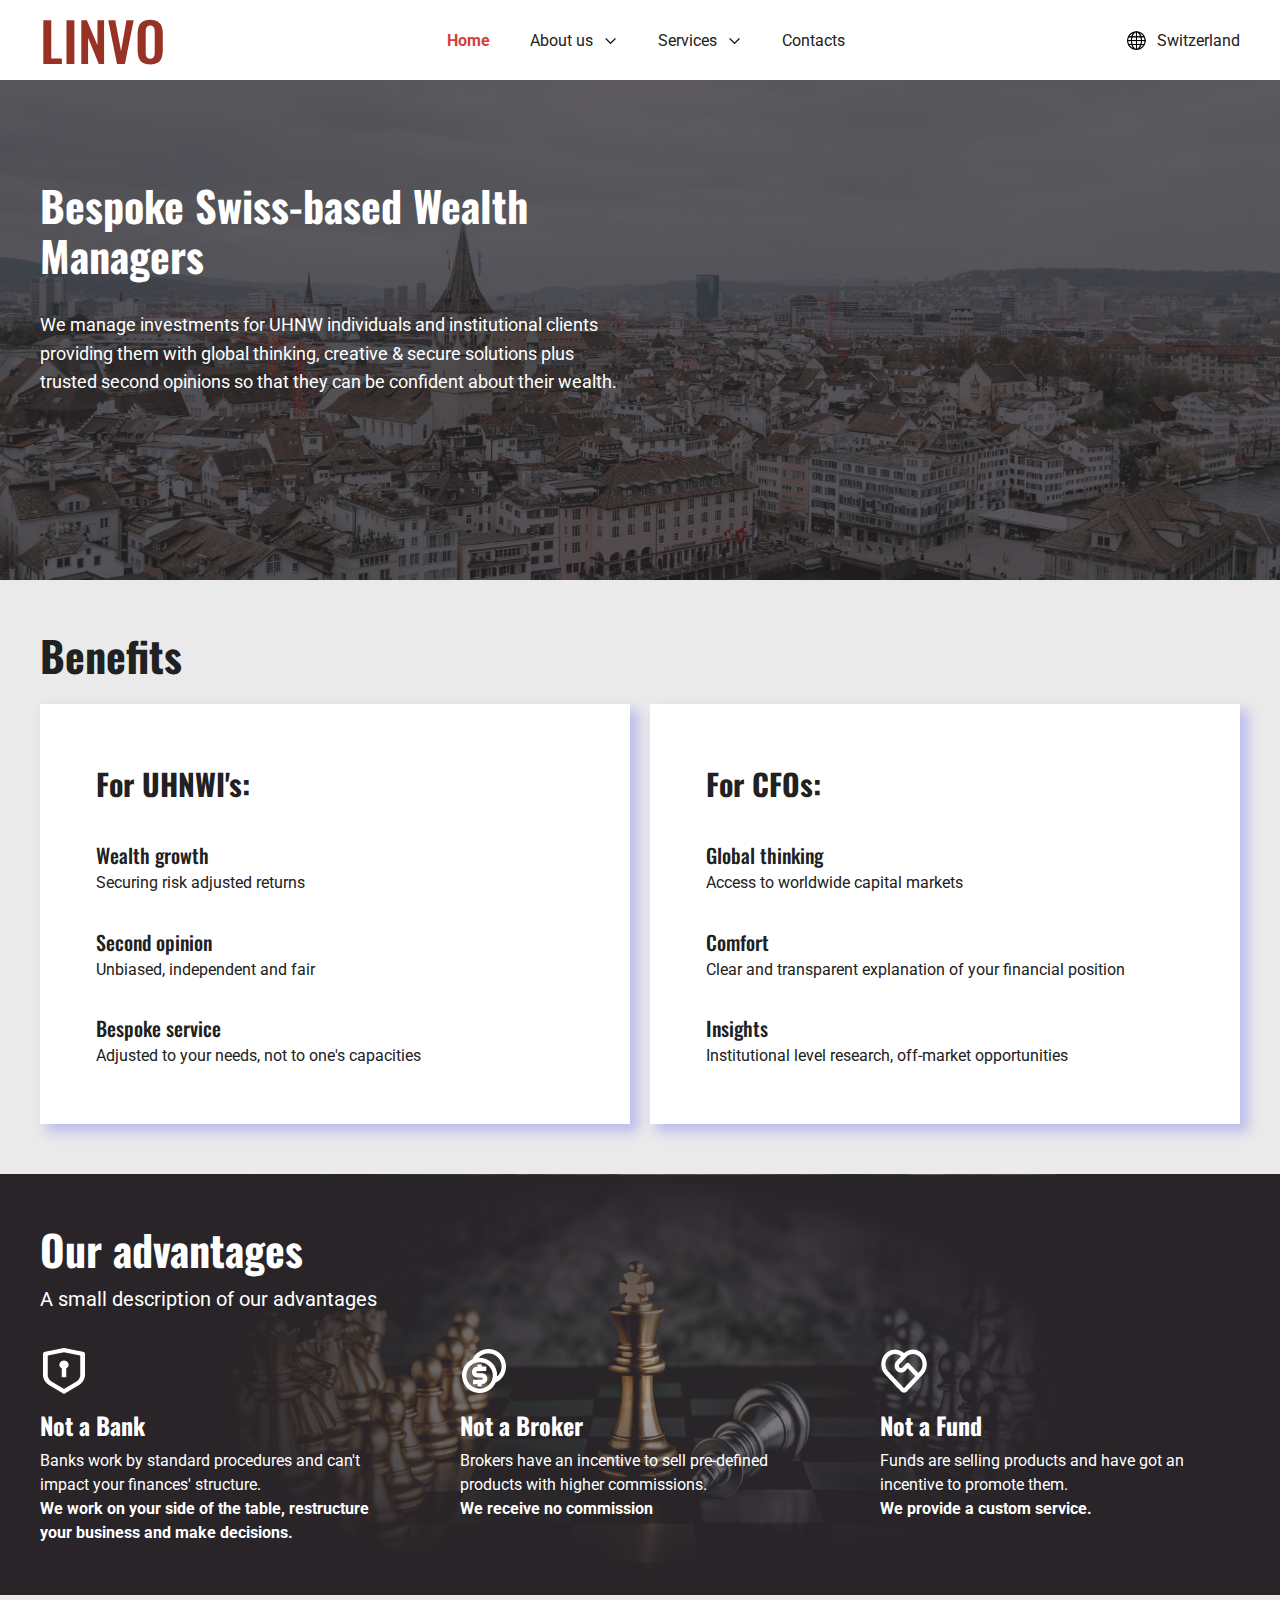
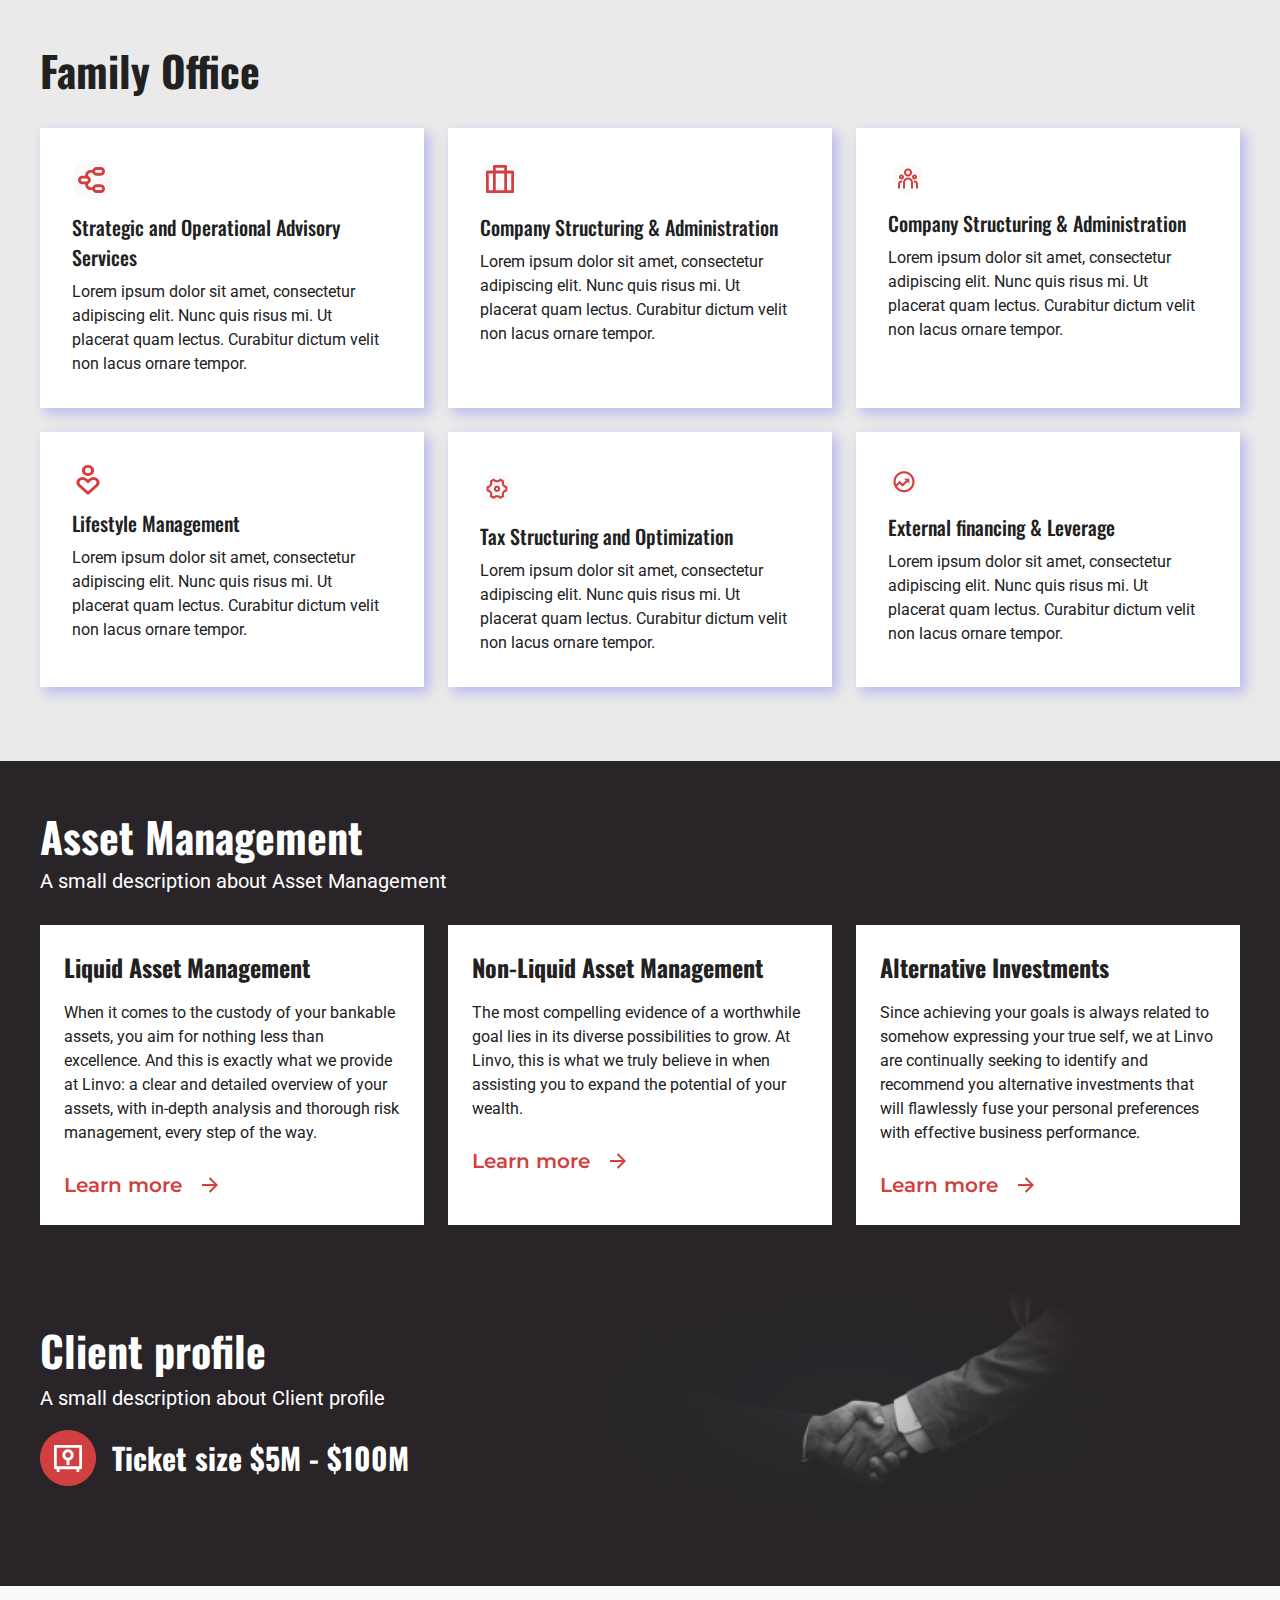
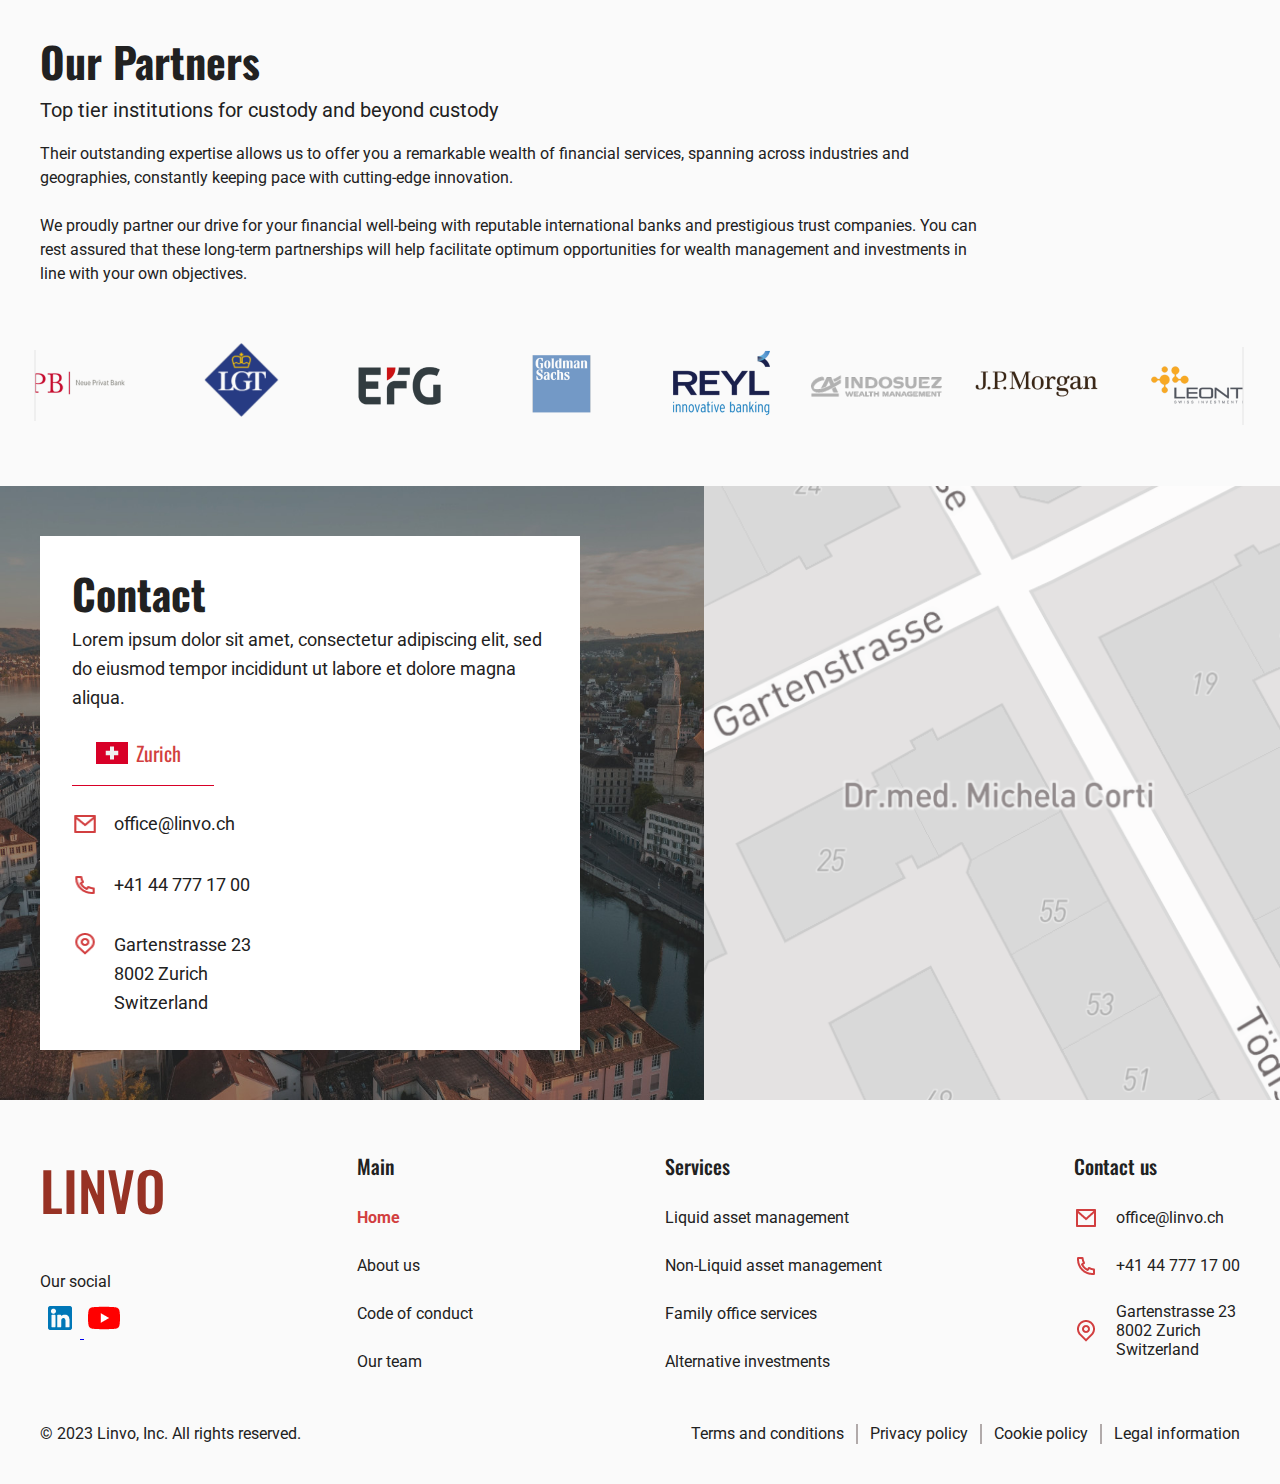
<file: index.html>
<!DOCTYPE html>
<html lang="en">
  <head>
    <meta charset="UTF-8">
    <meta http-equiv="X-UA-Compatible" content="IE=edge">
    <meta name="viewport" content="width=device-width, initial-scale=1.0">
    <title>Linvo</title>
    <link rel="shortcut icon" href="./images/general/favicon.ico" type="image/x-icon">
    <link rel="preconnect" href="https://fonts.googleapis.com">
    <link rel="preconnect" href="https://fonts.gstatic.com" crossorigin>
    <link
      href="https://fonts.googleapis.com/css2?family=Montserrat:wght@600&family=Oswald:wght@500;700&family=Roboto:wght@400;700&display=swap"
      rel="stylesheet">
    <link rel="stylesheet" href="./styles/global.css">
    <link rel="stylesheet" href="./styles/homepage.css">
    <script src="main.js" defer></script>
  </head>

  <body>
    <header class="header">
      <div class="header_wrapper container">
        <a href="index.html" class="header_logo" title="Home page">
          LINVO
        </a>

        <nav class="nav">
          <ul class="nav_list">
            <li class="nav_item">
              <a href="index.html" class="nav_link active_nav_link">
                Home
              </a>
            </li>

            <li class="nav_item">
							<a href="./pages/about_us.html" class="nav_link link_with_arrow">
                About us
								<img src="./images/general/arrow_down.png" alt="arrow down" class="arrow_down">
              </a>
							<ul class="about_dropdown" aria-label="submenu">
								<li class="subitem">
									<a class="sublink" href="./pages/about_us.html">About us</a>
								</li>

								<li class="subitem">
									<a class="sublink" href="./pages/code_of_conduct.html">Code of Conduct</a>
								</li>

								<li class="subitem">
									<a class="sublink" href="./pages/our_team.html">Our Team</a>
								</li>
							</ul>
            </li>

            <li class="nav_item">
              <a href="./pages/our_services.html" class="nav_link link_with_arrow">
                Services
								<img src="./images/general/arrow_down.png" alt="arrow down" class="arrow_down">
							</a>
							<ul class="services_dropdown" aria-label="submenu">
								<li class="subitem">
									<a class="sublink" href="./pages/liquid_asset_management.html">Liquid Asset Management</a>
								</li>

								<li class="subitem">
									<a class="sublink" href="./pages/non_liquid_asset.html">Non-Liquid Asset Management</a>
								</li>

								<li class="subitem">
									<a class="sublink" href="./pages/family_office.html">Family Office Services</a>
								</li>

								<li class="subitem">
									<a class="sublink" href="./pages/alternative_investments.html">Alternative Investments</a>
								</li>
							</ul>
            </li>

            <li class="nav_item">
              <a href="./pages/contacts.html" class="nav_link">
                Contacts
              </a>
            </li>
          </ul>
        </nav>

        <div class="country_wrapper">
          <div class="planet_image_wrapper">
            <img src="./images/general/sphere.png" class="planet_image" alt="planet image">
          </div>

          <p class="country_text">
            Switzerland
          </p>
        </div>
      </div>

      <div class="mobile_nav_wrapper">
        <a href="index.html" class="header_logo">LINVO</a>
        <div class="menu">
          <div class="menu_icon">
            <span></span>
            <span></span>
            <span></span>
          </div>
          <nav class="mobile_nav">
            <ul class="menu_list">
              <li class="menu_item">
                <a href="index.html" class="menu_link active_menu_link">Home</a>
              </li>
              <li class="menu_item">
                <a href="./pages/about_us.html" class="menu_link">About us</a>
              </li>
              <li class="menu_item">
                <a href="./pages/code_of_conduct.html" class="menu_link">Code of Conduct</a>
              </li>
              <li class="menu_item">
                <a href="./pages/our_team.html" class="menu_link">Our Team</a>
              </li>
              <li class="menu_item">
                <a href="./pages/our_services.html" class="menu_link">Services</a>
              </li>
              <li class="menu_item">
                <a href="./pages/liquid_asset_management.html" class="menu_link">Liquid Asset Management</a>
              </li>
              <li class="menu_item">
                <a href="./pages/non_liquid_asset.html" class="menu_link">Non-Liquid Asset Management</a>
              </li>
              <li class="menu_item">
                <a href="./pages/family_office.html" class="menu_link">Family Office Services</a>
              </li>
              <li class="menu_item">
                <a href="./pages/alternative_investments.html" class="menu_link">Alternative Investments</a>
              </li>
              <li class="menu_item">
                <a href="./pages/contacts.html" class="menu_link">Contacts</a>
              </li>
            </ul>
          </nav>
        </div>
      </div>
    </header>

    <main class="main">
      <article class="introduction">
        <div class="container">
          <div class="introducton_info">
            <h1 class="article_title introduction_title">
              Bespoke Swiss-based Wealth Managers
            </h1>

            <p class="introduction_text">
              We manage investments for UHNW individuals and institutional
              clients providing them with global thinking, creative & secure
              solutions plus trusted second opinions so that they can be
              confident about their wealth.
            </p>
          </div>
        </div>
      </article>

      <article class="benefits">
        <div class="container">
          <h2 class="article_title benefits_title">
            Benefits
          </h2>

          <div class="benefits_wrapper">
            <div class="benefits_items">
              <h3 class="benefits_items-title">
                For UHNWI's:
              </h3>

              <div class="benefits_item">
                <h4 class="benefits_item-subtitle">
                  Wealth growth
                </h4>
                <p class="benefits_item-info">
                  Securing risk adjusted returns
                </p>
              </div>

              <div class="benefits_item">
                <h4 class="benefits_item-subtitle">
                  Second opinion
                </h4>
                <p class="benefits_item-info">
                  Unbiased, independent and fair
                </p>
              </div>

              <div class="benefits_item">
                <h4 class="benefits_item-subtitle">
                  Bespoke service
                </h4>
                <p class="benefits_item-info">
                  Adjusted to your needs, not to one's capacities
                </p>
              </div>
            </div>

            <div class="benefits_items">
              <h3 class="benefits_items-title">
                For CFOs:
              </h3>

              <div class="benefits_item">
                <h4 class="benefits_item-subtitle">
                  Global thinking
                </h4>
                <p class="benefits_item-info">
                  Access to worldwide capital markets
                </p>
              </div>

              <div class="benefits_item">
                <h4 class="benefits_item-subtitle">
                  Comfort
                </h4>
                <p class="benefits_item-info">
                  Clear and transparent explanation of your financial position
                </p>
              </div>

              <div class="benefits_item">
                <h4 class="benefits_item-subtitle">
                  Insights
                </h4>
                <p class="benefits_item-info">
                  Institutional level research, off-market opportunities
                </p>
              </div>
            </div>
          </div>
        </div>
      </article>

      <article class="advantages">
        <div class="container advantages_container">
          <h2 class="article_title advantages_title">
            Our advantages
          </h2>

          <p class="advantages_subtitle">
            A small description of our advantages
          </p>

          <div class="advantages_wrapper">
            <div class="advantage">
              <img src="./images/homepage/advantage_1.png" class="advantage_image" alt="advantage icon">
              <h3 class="advantage_subtitle">
                Not a Bank
              </h3>
              <p class="advantage_text-normal">
                Banks work by standard procedures and can't
                impact your finances' structure.
              </p>
              <p class="advantage_text-bold">
                We work on your side of the table, restructure
                your business and make decisions.
              </p>
            </div>

            <div class="advantage">
              <img src="./images/homepage/advantage_2.png" class="advantage_image" alt="advantage icon">
              <h3 class="advantage_subtitle">
                Not a Broker
              </h3>
              <p class="advantage_text-normal">
                Brokers have an incentive to sell pre-defined
                products with higher commissions.
              </p>
              <p class="advantage_text-bold">
                We receive no commission
              </p>
            </div>

            <div class="advantage">
              <img src="./images/homepage/advantage_3.png" class="advantage_image" alt="advantage icon">
              <h3 class="advantage_subtitle">
                Not a Fund
              </h3>
              <p class="advantage_text-normal">
                Funds are selling products and have got an
                incentive to promote them.
              </p>
              <p class="advantage_text-bold">
                We provide a custom service.
              </p>
            </div>
          </div>
        </div>
      </article>

      <article class="office">
        <div class="container office_container">
          <h2 class="article_title office_title">
            Family Office
          </h2>

          <div class="office_services">
            <div class="office_service">
              <img src="./images/homepage/office_1.png" class="office_image" alt="office icon">
              <h3 class="office_subtitle">
                Strategic and Operational Advisory
                Services
              </h3>
              <p class="office_text">
                Lorem ipsum dolor sit amet, consectetur
                adipiscing elit. Nunc quis risus mi. Ut
                placerat quam lectus. Curabitur dictum velit
                non lacus ornare tempor.
              </p>
            </div>

            <div class="office_service">
              <img src="./images/homepage/office_2.png" class="office_image" alt="office icon">
              <h3 class="office_subtitle">
                Company Structuring & Administration
              </h3>
              <p class="office_text">
                Lorem ipsum dolor sit amet, consectetur
                adipiscing elit. Nunc quis risus mi. Ut
                placerat quam lectus. Curabitur dictum velit
                non lacus ornare tempor.
              </p>
            </div>

            <div class="office_service">
              <img src="./images/homepage/office_3.png" class="office_image" alt="office icon">
              <h3 class="office_subtitle">
                Company Structuring & Administration
              </h3>
              <p class="office_text">
                Lorem ipsum dolor sit amet, consectetur
                adipiscing elit. Nunc quis risus mi. Ut
                placerat quam lectus. Curabitur dictum velit
                non lacus ornare tempor.
              </p>
            </div>

            <div class="office_service">
              <img src="./images/homepage/office_4.png" class="office_image" alt="office icon">
              <h3 class="office_subtitle">
                Lifestyle Management
              </h3>
              <p class="office_text">
                Lorem ipsum dolor sit amet, consectetur
                adipiscing elit. Nunc quis risus mi. Ut
                placerat quam lectus. Curabitur dictum velit
                non lacus ornare tempor.
              </p>
            </div>

            <div class="office_service">
              <img src="./images/homepage/office_5.png" class="office_image" alt="office icon">
              <h3 class="office_subtitle">
                Tax Structuring and Optimization
              </h3>
              <p class="office_text">
                Lorem ipsum dolor sit amet, consectetur
                adipiscing elit. Nunc quis risus mi. Ut
                placerat quam lectus. Curabitur dictum velit
                non lacus ornare tempor.
              </p>
            </div>

            <div class="office_service">
              <img src="./images/homepage/office_6.png" class="office_image" alt="office icon">
              <h3 class="office_subtitle">
                External financing & Leverage
              </h3>
              <p class="office_text">
                Lorem ipsum dolor sit amet, consectetur
                adipiscing elit. Nunc quis risus mi. Ut
                placerat quam lectus. Curabitur dictum velit
                non lacus ornare tempor.
              </p>
            </div>
          </div>
        </div>
      </article>

      <article class="assets">
        <div class="container assets_container">
          <h2 class="article_title assets_title">
            Asset Management
          </h2>

          <p class="assets_subtitle">
            A small description about Asset Management
          </p>

          <div class="assets_list">
            <div class="asset_item">
              <h3 class="asset_item-title">
                Liquid Asset Management
              </h3>
              <p class="asset_item-text">
                When it comes to the custody of your bankable
                assets, you aim for nothing less than
                excellence. And this is exactly what we provide
                at Linvo: a clear and detailed overview of your
                assets, with in-depth analysis and thorough
                risk management, every step of the way.
              </p>
              <a href="./pages/liquid_asset_management.html" class="asset_item-link">
                <span class="asset_item-link-text">Learn more</span>
                <img src="./images/homepage/right_arrow.svg" alt="arrow image" class="asset_item-link-image">
              </a>
            </div>

            <div class="asset_item">
              <h3 class="asset_item-title">
                Non-Liquid Asset Management
              </h3>
              <p class="asset_item-text">
                The most compelling evidence of a worthwhile
                goal lies in its diverse possibilities to grow. At
                Linvo, this is what we truly believe in when
                assisting you to expand the potential of your
                wealth.
              </p>
              <a href="./pages/non_liquid_asset.html" class="asset_item-link">
                <span class="asset_item-link-text">Learn more</span>
                <img src="./images/homepage/right_arrow.svg" alt="arrow image" class="asset_item-link-image">
              </a>
            </div>

            <div class="asset_item">
              <h3 class="asset_item-title">
                Alternative Investments
              </h3>
              <p class="asset_item-text">
                Since achieving your goals is always related to
                somehow expressing your true self, we at Linvo
                are continually seeking to identify and
                recommend you alternative investments that
                will flawlessly fuse your personal preferences
                with effective business performance.
              </p>
              <a href="./pages/alternative_investments.html" class="asset_item-link">
                <span class="asset_item-link-text">Learn more</span>
                <img src="./images/homepage/right_arrow.svg" alt="arrow image" class="asset_item-link-image">
              </a>
            </div>
          </div>

          <div class="client_profile_wrapper">
            <div class="client_profile_info">
              <h2 class="article_title assets_second_title">
                Client profile
              </h2>
              
              <p class="assets_second_subtitle">
                A small description about Client profile
              </p>
    
              <div class="ticket_wrapper">
                <img src="./images/homepage/ticket.png" alt="ticket image" class="ticket_image">
                <span class="ticket_text">Ticket size $5M - $100M</span>
              </div>
            </div>

            <img
              class="client_image"
              src="./images/homepage/asset_bg.png"
              alt="Client profile image"
            >
          </div>
        </div>
      </article>
      
      <article class="partners">
        <div class="container partners_container">
          <h2 class="article_title partners_title">
            Our Partners
          </h2>

          <p class="partners_subtitle">
            Top tier institutions for custody and beyond custody
          </p>

          <p class="partners_text">
            Their outstanding expertise allows us to offer you a remarkable wealth of financial services, spanning across industries and
            geographies, constantly keeping pace with cutting-edge innovation.
            <br><br>
            We proudly partner our drive for your financial well-being with reputable international banks and prestigious trust companies. You
            can rest assured that these long-term partnerships will help facilitate optimum opportunities for wealth management and
            investments in line with your own objectives.
          </p>
        </div>

        <div class="slider">
          <div class="slider-track">
            <div class="slide desktop_slide"><img src="./images/homepage/partner_1.png" alt="partner logo" class="slide_image"></div>
            <div class="slide"><img src="./images/homepage/partner_2.png" alt="partner logo" class="slide_image"></div>
            <div class="slide"><img src="./images/homepage/partner_3.png" alt="partner logo" class="slide_image"></div>
            <div class="slide"><img src="./images/homepage/partner_4.png" alt="partner logo" class="slide_image"></div>
            <div class="slide"><img src="./images/homepage/partner_5.png" alt="partner logo" class="slide_image"></div>
            <div class="slide"><img src="./images/homepage/partner_6.png" alt="partner logo" class="slide_image"></div>
            <div class="slide"><img src="./images/homepage/partner_7.png" alt="partner logo" class="slide_image"></div>
            <div class="slide desktop_slide"><img src="./images/homepage/partner_8.png" alt="partner logo" class="slide_image"></div>

            <div class="slide desktop_slide"><img src="./images/homepage/partner_1.png" alt="partner logo" class="slide_image"></div>
            <div class="slide"><img src="./images/homepage/partner_2.png" alt="partner logo" class="slide_image"></div>
            <div class="slide"><img src="./images/homepage/partner_3.png" alt="partner logo" class="slide_image"></div>
            <div class="slide"><img src="./images/homepage/partner_4.png" alt="partner logo" class="slide_image"></div>
            <div class="slide"><img src="./images/homepage/partner_5.png" alt="partner logo" class="slide_image"></div>
            <div class="slide"><img src="./images/homepage/partner_6.png" alt="partner logo" class="slide_image"></div>
            <div class="slide"><img src="./images/homepage/partner_7.png" alt="partner logo" class="slide_image"></div>
            <div class="slide desktop_slide"><img src="./images/homepage/partner_8.png" alt="partner logo" class="slide_image"></div>
          </div>
        </div>
      </article>

			<article class="contact">
				<div class="contact_container container">
          <div class="contact_wrapper">
            <h2 class="article_title contact_title">
              Contact
            </h2>

            <p class="contact_text">
              Lorem ipsum dolor sit amet, consectetur adipiscing
              elit, sed do eiusmod tempor incididunt ut labore et
              dolore magna aliqua.
            </p>

            <div class="switzerland_wrapper">
              <div class="zurich_wrapper">
                <img
                  src="./images/homepage/switzerland_flag.png"
                  alt="Switzerland flag"
                  class="switzerland_flag"
                >

                <p class="switzerland_text">Zurich</p>
              </div>

              <div class="switzerland_line"></div>
            </div>

            <div class="contact_links">
              <div class="contact_link-wrapper">
                <img
                  src="./images/homepage/mail_icon.png"
                  alt="contact link image"
                  class="contact_link-image"
                >

                <a href="mailto:office@linvo.ch" class="contact_link">
                  office@linvo.ch
                </a>
              </div>

              <div class="contact_link-wrapper">
                <img
                  src="./images/homepage/phone_icon.png"
                  alt="contact link image"
                  class="contact_link-image"
                >

                <a href="tel:+41447771700" class="contact_link">
                  +41 44 777 17 00
                </a>
              </div>

              <div class="contact_link-wrapper">
                <img
                  src="./images/homepage/locate_icon.png"
                  alt="contact link image"
                  class="contact_link-image"
                >

                <p class="contact_link_text">
                  Gartenstrasse 23
                  8002 Zurich
                  Switzerland
                </p>
              </div>
            </div>
          </div>
        </div>
			</article>
    </main>

		<footer class="footer">
			<div class="container footer_container">
				<div class="footer_links_wrapper">
					<div class="first_block">
						<a href="index.html" class="footer_logo" title="Home page">LINVO</a>
						<h4 class="social_subtitle">Our social</h4>
						<div class="social_wrapper">
							<a href="https://www.linkedin.com/" target="_blank">
                <img src="./images/general/linkedin.png" alt="linkedin icon">
              </a>

							<a href="https://www.youtube.com/" target="_blank">
                <img src="./images/general/youtube.png" alt="youtube icon">
              </a>
						</div>
					</div>

					<div class="second_block">
						<h3 class="footer_links_title">
							Main
						</h3>

						<ul class="footer_list">
							<li class="footer_item">
								<a href="./index.html" class="footer_link footer_active_link">
									Home
								</a>
							</li>

							<li class="footer_item">
								<a href="./pages/about_us.html" class="footer_link">
									About us
								</a>
							</li>

							<li class="footer_item">
								<a href="./pages/code_of_conduct.html" class="footer_link">
									Code of conduct
								</a>
							</li>

							<li class="footer_item">
								<a href="./pages/our_team.html" class="footer_link">
									Our team
								</a>
							</li>
						</ul>
					</div>

					<div class="third_block">
						<h3 class="footer_links_title">
							Services
						</h3>

						<ul class="footer_list">
							<li class="footer_item">
								<a href="./pages/liquid_asset_management.html" class="footer_link">
									Liquid asset management
								</a>
							</li>

							<li class="footer_item">
								<a href="./pages/non_liquid_asset.html" class="footer_link">
									Non-Liquid asset management
								</a>
							</li>

							<li class="footer_item">
								<a href="./pages/family_office.html" class="footer_link">
									Family office services
								</a>
							</li>

							<li class="footer_item">
								<a href="./pages/alternative_investments.html" class="footer_link">
									Alternative investments
								</a>
							</li>
						</ul>
					</div>

					<div class="fourth_block">
						<h3 class="footer_links_title">
							Contact us
						</h3>

						<ul class="footer_list">
							<li class="footer_item">
								<div class="footer_link_wrapper">
									<img src="./images/general/mail_icon.png" alt="mail icon" class="footer_image">
									<a href="mailto:office@linvo.ch" class="footer_link">office@linvo.ch</a>
								</div>
							</li>

							<li class="footer_item">
								<div class="footer_link_wrapper">
									<img src="./images/general/phone_icon.png" alt="phone icon" class="footer_image">
									<a href="tel:+41 44 777 17 00" class="footer_link">+41 44 777 17 00</a>
								</div>
							</li>

							<li class="footer_item">
								<div class="footer_address_wrapper">
									<img src="./images/general/locate_icon.png" alt="locate icon" class="footer_image">
									<p class="footer_address">
										Gartenstrasse 23
										<br>
										8002 Zurich
										<br>
										Switzerland
									</p>
								</div>
							</li>
						</ul>
					</div>
				</div>

				<div class="footer_copywrite">
					<div class="copywrite_text">
						© 2023 Linvo, Inc. All rights reserved.
					</div>

					<div class="corywrite_links_wrapper">
						<ul class="copywrite_list">
							<li class="copywrite_item">
								<a href="./pages/terms_and_conditions.html" class="copywrite_link">
									Terms and conditions
								</a>
							</li>

							<div class="copywrite_line"></div>

							<li class="copywrite_item">
								<a href="./pages/privacy_policy.html" class="copywrite_link">
									Privacy policy
								</a>
							</li>

							<div class="copywrite_line"></div>

							<li class="copywrite_item">
								<a href="./pages/cookie_policy.html" class="copywrite_link">
									Cookie policy
								</a>
							</li>

							<div class="copywrite_line"></div>

							<li class="copywrite_item">
								<a href="./pages/legal_information.html" class="copywrite_link">
									Legal information
								</a>
							</li>
						</ul>
					</div>
				</div>
			</div>
		</footer>
  </body>
</html>
</file>
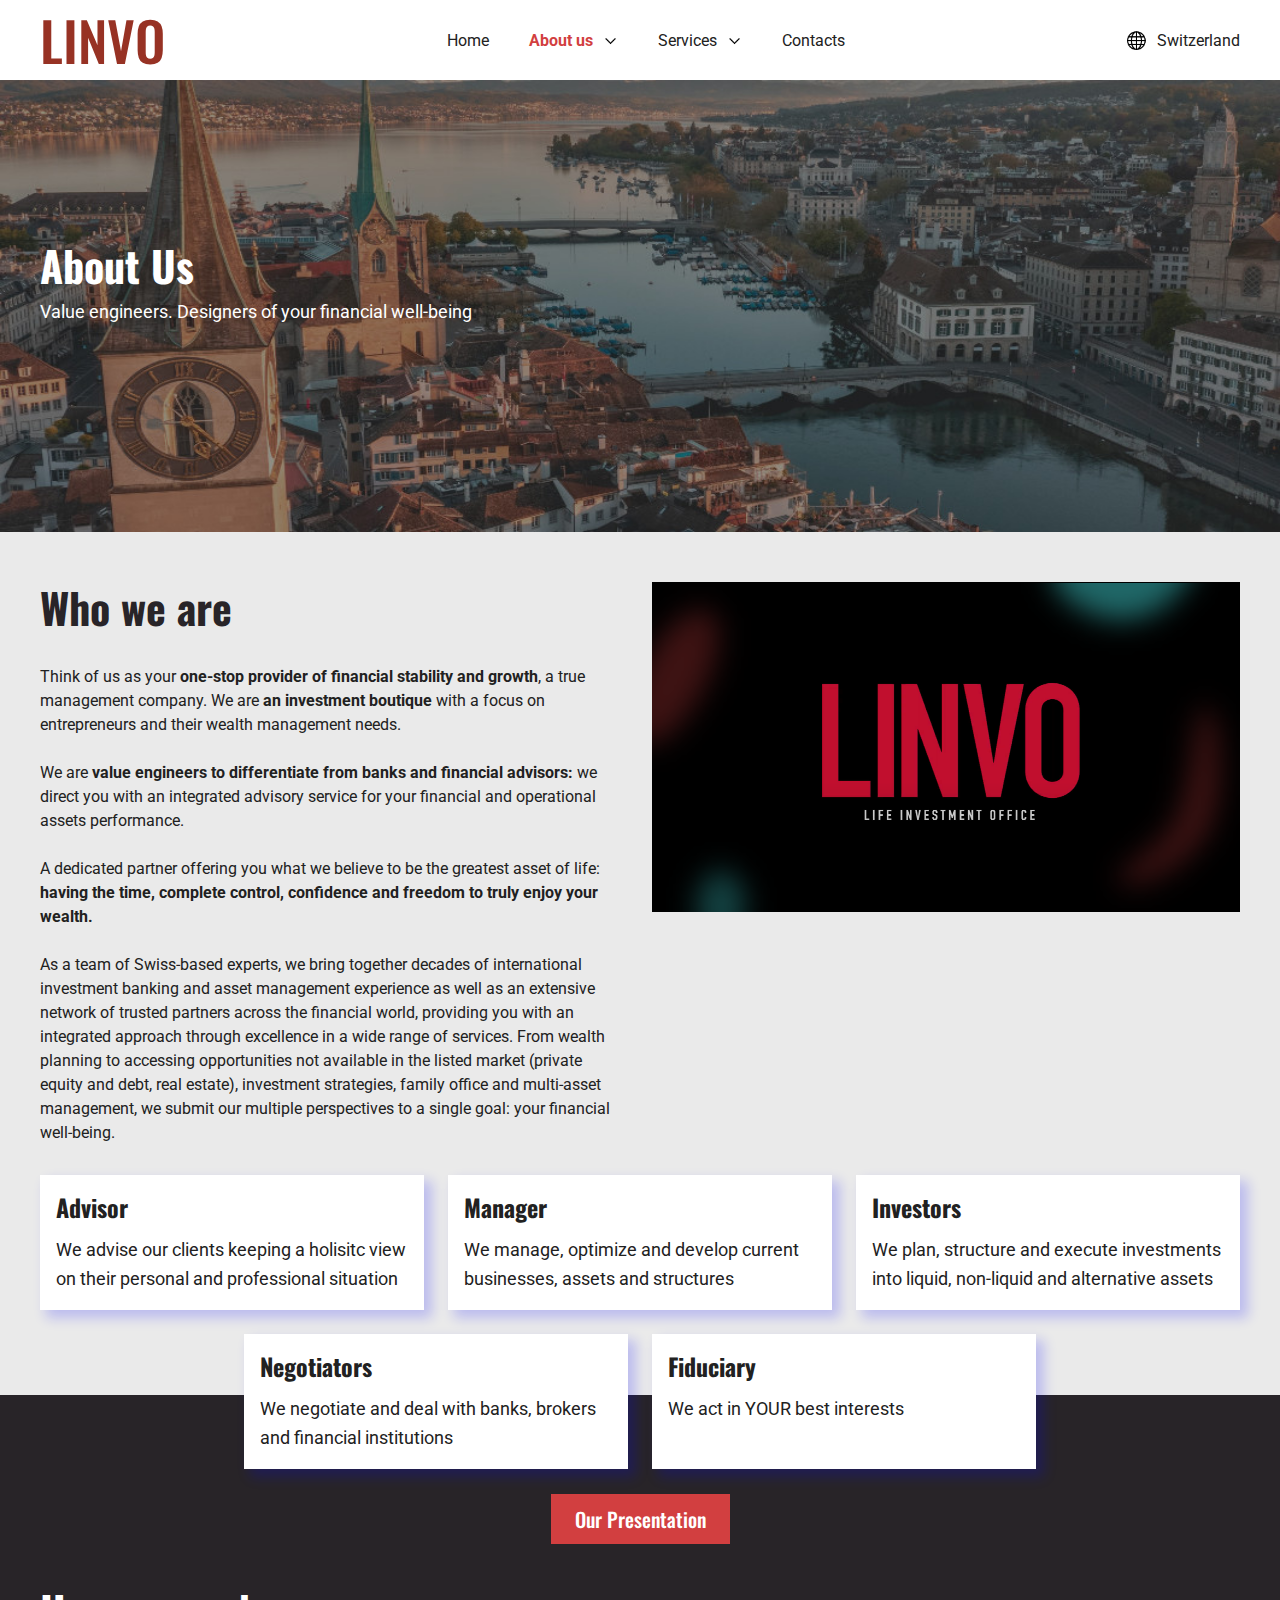
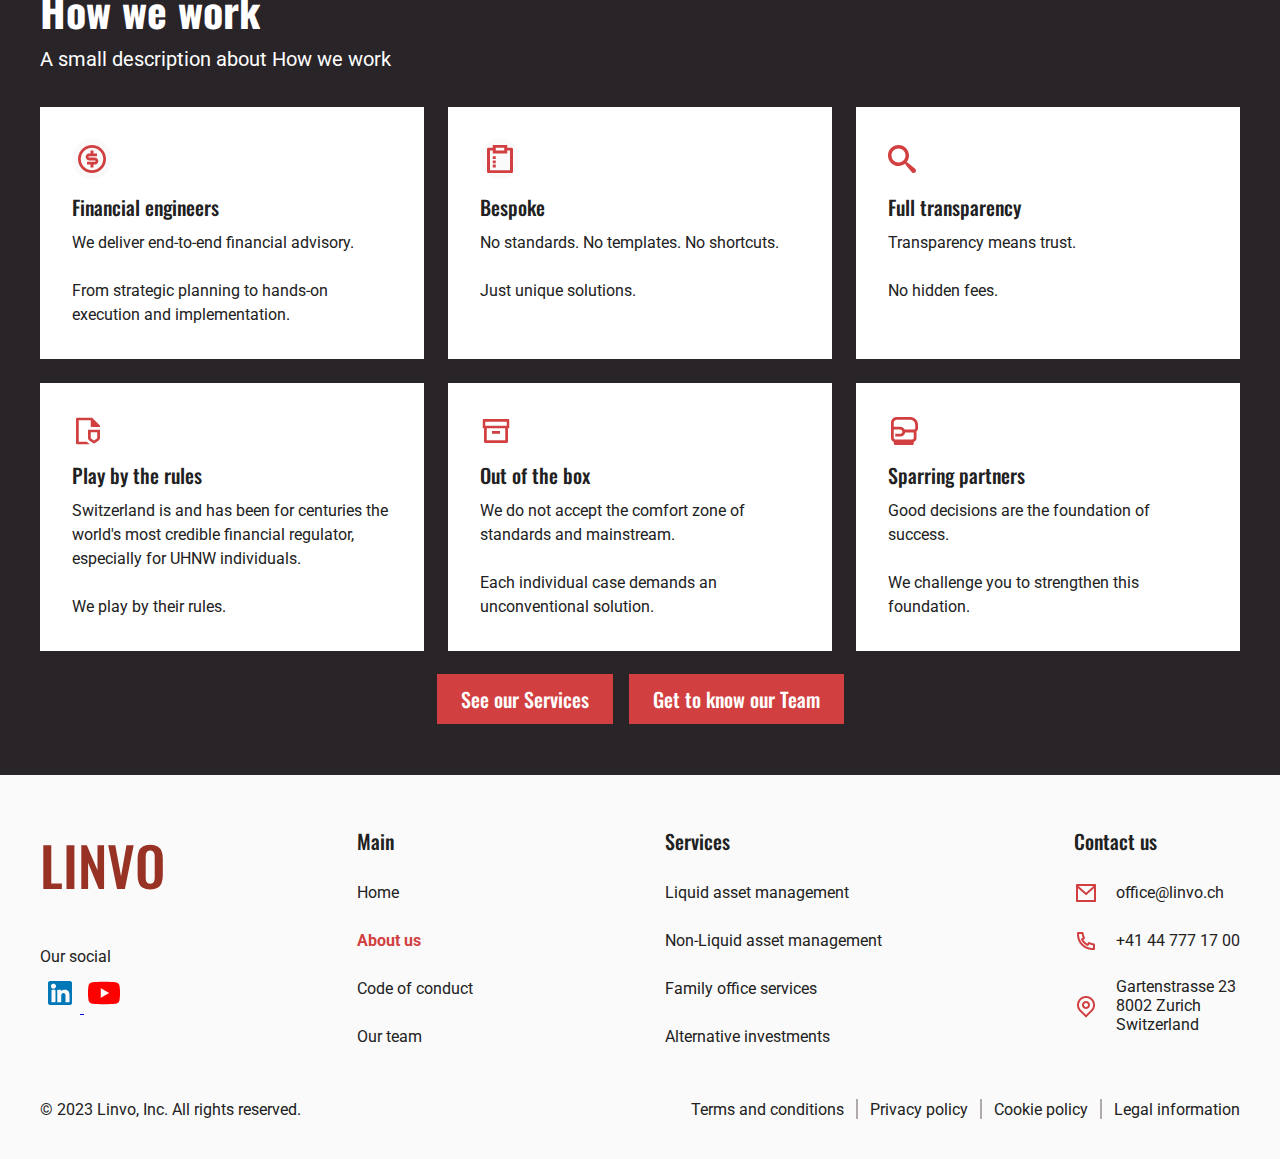
<file: pages/about_us.html>
<!DOCTYPE html>
<html lang="en">
<head>
  <meta charset="UTF-8">
  <meta http-equiv="X-UA-Compatible" content="IE=edge">
  <meta name="viewport" content="width=device-width, initial-scale=1.0">
  <link rel="stylesheet" href="../styles/global.css">
  <link rel="stylesheet" href="../styles/about_us.css">
  <title>Linvo</title>
  <link rel="shortcut icon" href="../images/general/favicon.ico" type="image/x-icon">
  <link rel="preconnect" href="https://fonts.googleapis.com">
  <link rel="preconnect" href="https://fonts.gstatic.com" crossorigin>
  <link
    href="https://fonts.googleapis.com/css2?family=Montserrat:wght@600&family=Oswald:wght@500;700&family=Roboto:wght@400;700&display=swap"
    rel="stylesheet">
  <script src="../main.js" defer></script>
</head>
<body class="about_us_body">
  <header class="header">
    <div class="header_wrapper container">
      <a href="../index.html" class="header_logo" title="Home page">
        LINVO
      </a>

      <nav class="nav">
        <ul class="nav_list">
          <li class="nav_item">
            <a href="../index.html" class="nav_link">
              Home
            </a>
          </li>

          <li class="nav_item">
            <a href="./about_us.html" class="nav_link active_nav_link link_with_arrow">
              About us
              <img src="../images/general/arrow_down.png" alt="arrow down" class="arrow_down">
            </a>
            <ul class="about_dropdown" aria-label="submenu">
              <li class="subitem">
                <a class="sublink active_nav_link" href="./about_us.html">About us</a>
              </li>

              <li class="subitem">
                <a class="sublink" href="./code_of_conduct.html">Code of Conduct</a>
              </li>

              <li class="subitem">
                <a class="sublink" href="./our_team.html">Our Team</a>
              </li>
            </ul>
          </li>

          <li class="nav_item">
            <a href="./our_services.html" class="nav_link link_with_arrow">
              Services
              <img src="../images/general/arrow_down.png" alt="arrow down" class="arrow_down">
            </span>
            <ul class="services_dropdown" aria-label="submenu">
              <li class="subitem">
                <a class="sublink" href="./liquid_asset_management.html">Liquid Asset Management</a>
              </li>

              <li class="subitem">
                <a class="sublink" href="./non_liquid_asset.html">Non-Liquid Asset Management</a>
              </li>

              <li class="subitem">
                <a class="sublink" href="./family_office.html">Family Office Services</a>
              </li>

              <li class="subitem">
                <a class="sublink" href="./alternative_investments.html">Alternative Investments</a>
              </li>
            </ul>
          </li>

          <li class="nav_item">
            <a href="./contacts.html" class="nav_link">
              Contacts
            </a>
          </li>
        </ul>
      </nav>

      <div class="country_wrapper">
        <div class="planet_image_wrapper">
          <img src="../images/general/sphere.png" class="planet_image" alt="planet image">
        </div>

        <p class="country_text">
          Switzerland
        </p>
      </div>
    </div>

    <div class="mobile_nav_wrapper">
      <a href="../index.html" class="header_logo">LINVO</a>
      <div class="menu">
        <div class="menu_icon">
          <span></span>
          <span></span>
          <span></span>
        </div>
        <nav class="mobile_nav">
          <ul class="menu_list">
            <li class="menu_item">
              <a href="../index.html" class="menu_link">Home</a>
            </li>
            <li class="menu_item">
              <a href="./about_us.html" class="menu_link active_menu_link">About us</a>
            </li>
            <li class="menu_item">
              <a href="./code_of_conduct.html" class="menu_link">Code of Conduct</a>
            </li>
            <li class="menu_item">
              <a href="./our_team.html" class="menu_link">Our Team</a>
            </li>
            <li class="menu_item">
              <a href="./our_services.html" class="menu_link">Services</a>
            </li>
            <li class="menu_item">
              <a href="./liquid_asset_management.html" class="menu_link">Liquid Asset Management</a>
            </li>
            <li class="menu_item">
              <a href="./non_liquid_asset.html" class="menu_link">Non-Liquid Asset Management</a>
            </li>
            <li class="menu_item">
              <a href="./family_office.html" class="menu_link">Family Office Services</a>
            </li>
            <li class="menu_item">
              <a href="./alternative_investments.html" class="menu_link">Alternative Investments</a>
            </li>
            <li class="menu_item">
              <a href="./contacts.html" class="menu_link">Contacts</a>
            </li>
          </ul>
        </nav>
      </div>
    </div>
  </header>

  <main class="about">
    <article class="about_introduction">
      <div class="container">
        <div class="about_introduction_info">
          <h1 class="article_title about_introduction_title">
            About Us
          </h1>

          <p class="about_introduction_text">
            Value engineers. Designers of your financial well-being
          </p>
        </div>
      </div>
    </article>

    <article class="who_we_are WWA">
      <div class="container">
        <div class="WWA_wrapper">
          <div class="WWA_info">
            <h2 class="article_title WWA_title">
              Who we are
            </h2>

            <p class="WWA_text">
              Think of us as your <strong>one-stop provider of financial stability and growth</strong>, a true
              management company. We are <strong>an investment boutique</strong> with a focus on
              entrepreneurs and their wealth management needs.
              <br><br>
              We are <strong>value engineers to differentiate from banks and financial advisors:</strong> we
              direct you with an integrated advisory service for your financial and operational
              assets performance.
              <br><br>
              A dedicated partner offering you what we believe to be the greatest asset of life:
              <strong>having the time, complete control, confidence and freedom to truly enjoy your
              wealth.</strong>
              <br><br>
              As a team of Swiss-based experts, we bring together decades of international
              investment banking and asset management experience as well as an extensive
              network of trusted partners across the financial world, providing you with an
              integrated approach through excellence in a wide range of services. From wealth
              planning to accessing opportunities not available in the listed market (private
              equity and debt, real estate), investment strategies, family office and multi-asset
              management, we submit our multiple perspectives to a single goal: your financial
              well-being.
            </p>
          </div>

          <img src="../images/about_us/WWA.png" alt="Linvo image" class="WWA_image">
        </div>

        <div class="WWA_top_blocks">
          <div class="WWA_block">
            <h3 class="WWA_block_title">Advisor</h3>
            <p class="WWA_block_text">
              We advise our clients keeping a holisitc view on their personal and professional situation
            </p>
          </div>

          <div class="WWA_block">
            <h3 class="WWA_block_title">Manager</h3>
            <p class="WWA_block_text">
              We manage, optimize and develop current businesses, assets and structures
            </p>
          </div>

          <div class="WWA_block">
            <h3 class="WWA_block_title">Investors</h3>
            <p class="WWA_block_text">
              We plan, structure and execute investments into liquid, non-liquid and alternative assets
            </p>
          </div>
        </div>

        <div class="WWA_bottom_blocks">
          <div class="WWA_block">
            <h3 class="WWA_block_title">Negotiators</h3>
            <p class="WWA_block_text">
              We negotiate and deal with banks, brokers and financial institutions
            </p>
          </div>

          <div class="WWA_block">
            <h3 class="WWA_block_title">Fiduciary</h3>
            <p class="WWA_block_text">
              We act in YOUR best interests
            </p>
          </div>
        </div>

        <div class="WWA_button">
          <a href="./our_presentation.html" class="about_us_button">Our Presentation</a>
        </div>
      </div>
    </article>

    <article class="how_we_work HWW">
      <div class="container">
        <h2 class="article_title HWW_title">
          How we work
        </h2>

        <p class="HWW_subtitle">
          A small description about How we work
        </p>

        <div class="HWW_blocks">
          <div class="HWW_block">
            <img src="../images/about_us/HWW_1.png" alt="icon image" class="HWW_image">
            <h3 class="HWW_block_title">Financial engineers</h3>
            <p class="HWW_text">
              We deliver end-to-end financial advisory.
              <br><br>
              From strategic planning to hands-on execution and implementation.
            </p>
          </div>

          <div class="HWW_block">
            <img src="../images/about_us/HWW_2.png" alt="icon image" class="HWW_image">
            <h3 class="HWW_block_title">Bespoke</h3>
            <p class="HWW_text">
              No standards. No templates. No shortcuts.
              <br><br>
              Just unique solutions.
            </p>
          </div>

          <div class="HWW_block">
            <svg class="icon-search">
              <use xlink:href="#icon-search">
                <symbol id="icon-search" viewBox="0 0 32 32">
                  <path d="M31.008 27.231l-7.58-6.447c-0.784-0.705-1.622-1.029-2.299-0.998 1.789-2.096 2.87-4.815 2.87-7.787 0-6.627-5.373-12-12-12s-12 5.373-12 12 5.373 12 12 12c2.972 0 5.691-1.081 7.787-2.87-0.031 0.677 0.293 1.515 0.998 2.299l6.447 7.58c1.104 1.226 2.907 1.33 4.007 0.23s0.997-2.903-0.23-4.007zM12 20c-4.418 0-8-3.582-8-8s3.582-8 8-8 8 3.582 8 8-3.582 8-8 8z"></path>
                </symbol>
              </use>
            </svg>
            <h3 class="HWW_block_title">Full transparency</h3>
            <p class="HWW_text">
              Transparency means trust.
              <br><br>
              No hidden fees.
            </p>
          </div>

          <div class="HWW_block">
            <img src="../images/about_us/HWW_4.png" alt="icon image" class="HWW_image">
            <h3 class="HWW_block_title">Play by the rules</h3>
            <p class="HWW_text">
              Switzerland is and has been for centuries the
              world's most credible financial regulator,
              especially for UHNW individuals.
              <br><br>
              We play by their rules.
            </p>
          </div>

          <div class="HWW_block">
            <img src="../images/about_us/HWW_5.png" alt="icon image" class="HWW_image">
            <h3 class="HWW_block_title">Out of the box</h3>
            <p class="HWW_text">
              We do not accept the comfort zone of standards and mainstream.
              <br><br>
              Each individual case demands an unconventional solution.
            </p>
          </div>

          <div class="HWW_block">
            <img src="../images/about_us/HWW_6.png" alt="icon image" class="HWW_image">
            <h3 class="HWW_block_title">Sparring partners</h3>
            <p class="HWW_text">
              Good decisions are the foundation of success.
              <br><br>
              We challenge you to strengthen this foundation.
            </p>
          </div>
        </div>

        <div class="HWW_buttons_wrapper">
          <div class="HWW_first_button">
            <a href="./our_services.html" class="HWW_button about_us_button">See our Services</a>
          </div>
          <div class="HWW_second_button">
            <a href="./our_team.html" class="HWW_button about_us_button">Get to know our Team</a>
          </div>
        </div>
      </div>
    </article>
  </main>

  <footer class="footer">
    <div class="container footer_container">
      <div class="footer_links_wrapper">
        <div class="first_block">
          <a href="../index.html" class="footer_logo" title="Home page">LINVO</a>
          <h4 class="social_subtitle">Our social</h4>
          <div class="social_wrapper">
            <a href="https://www.linkedin.com/" target="_blank">
              <img src="../images/general/linkedin.png" alt="linkedin icon">
            </a>

            <a href="https://www.youtube.com/" target="_blank">
              <img src="../images/general/youtube.png" alt="youtube icon">
            </a>
          </div>
        </div>

        <div class="second_block">
          <h3 class="footer_links_title">
            Main
          </h3>

          <ul class="footer_list">
            <li class="footer_item">
              <a href="../index.html" class="footer_link">
                Home
              </a>
            </li>

            <li class="footer_item">
              <a href="./about_us.html" class="footer_link footer_active_link">
                About us
              </a>
            </li>

            <li class="footer_item">
              <a href="./code_of_conduct.html" class="footer_link">
                Code of conduct
              </a>
            </li>

            <li class="footer_item">
              <a href="./our_team.html" class="footer_link">
                Our team
              </a>
            </li>
          </ul>
        </div>

        <div class="third_block">
          <h3 class="footer_links_title">
            Services
          </h3>

          <ul class="footer_list">
            <li class="footer_item">
              <a href="./liquid_asset_management.html" class="footer_link">
                Liquid asset management
              </a>
            </li>

            <li class="footer_item">
              <a href="./non_liquid_asset.html" class="footer_link">
                Non-Liquid asset management
              </a>
            </li>

            <li class="footer_item">
              <a href="./family_office.html" class="footer_link">
                Family office services
              </a>
            </li>

            <li class="footer_item">
              <a href="./alternative_investments.html" class="footer_link">
                Alternative investments
              </a>
            </li>
          </ul>
        </div>

        <div class="fourth_block">
          <h3 class="footer_links_title">
            Contact us
          </h3>

          <ul class="footer_list">
            <li class="footer_item">
              <div class="footer_link_wrapper">
                <img src="../images/general/mail_icon.png" alt="mail icon" class="footer_image">
                <a href="mailto:office@linvo.ch" class="footer_link">office@linvo.ch</a>
              </div>
            </li>

            <li class="footer_item">
              <div class="footer_link_wrapper">
                <img src="../images/general/phone_icon.png" alt="phone icon" class="footer_image">
                <a href="tel:+41 44 777 17 00" class="footer_link">+41 44 777 17 00</a>
              </div>
            </li>

            <li class="footer_item">
              <div class="footer_address_wrapper">
                <img src="../images/general/locate_icon.png" alt="locate icon" class="footer_image">
                <p class="footer_address">
                  Gartenstrasse 23
                  <br>
                  8002 Zurich
                  <br>
                  Switzerland
                </p>
              </div>
            </li>
          </ul>
        </div>
      </div>

      <div class="footer_copywrite">
        <div class="copywrite_text">
          © 2023 Linvo, Inc. All rights reserved.
        </div>

        <div class="corywrite_links_wrapper">
          <ul class="copywrite_list">
            <li class="copywrite_item">
              <a href="./terms_and_conditions.html" class="copywrite_link">
                Terms and conditions
              </a>
            </li>

            <div class="copywrite_line"></div>

            <li class="copywrite_item">
              <a href="./privacy_policy.html" class="copywrite_link">
                Privacy policy
              </a>
            </li>

            <div class="copywrite_line"></div>

            <li class="copywrite_item">
              <a href="./cookie_policy.html" class="copywrite_link">
                Cookie policy
              </a>
            </li>

            <div class="copywrite_line"></div>

            <li class="copywrite_item">
              <a href="./legal_information.html" class="copywrite_link">
                Legal information
              </a>
            </li>
          </ul>
        </div>
      </div>
    </div>
  </footer>
</body>
</html>
</file>
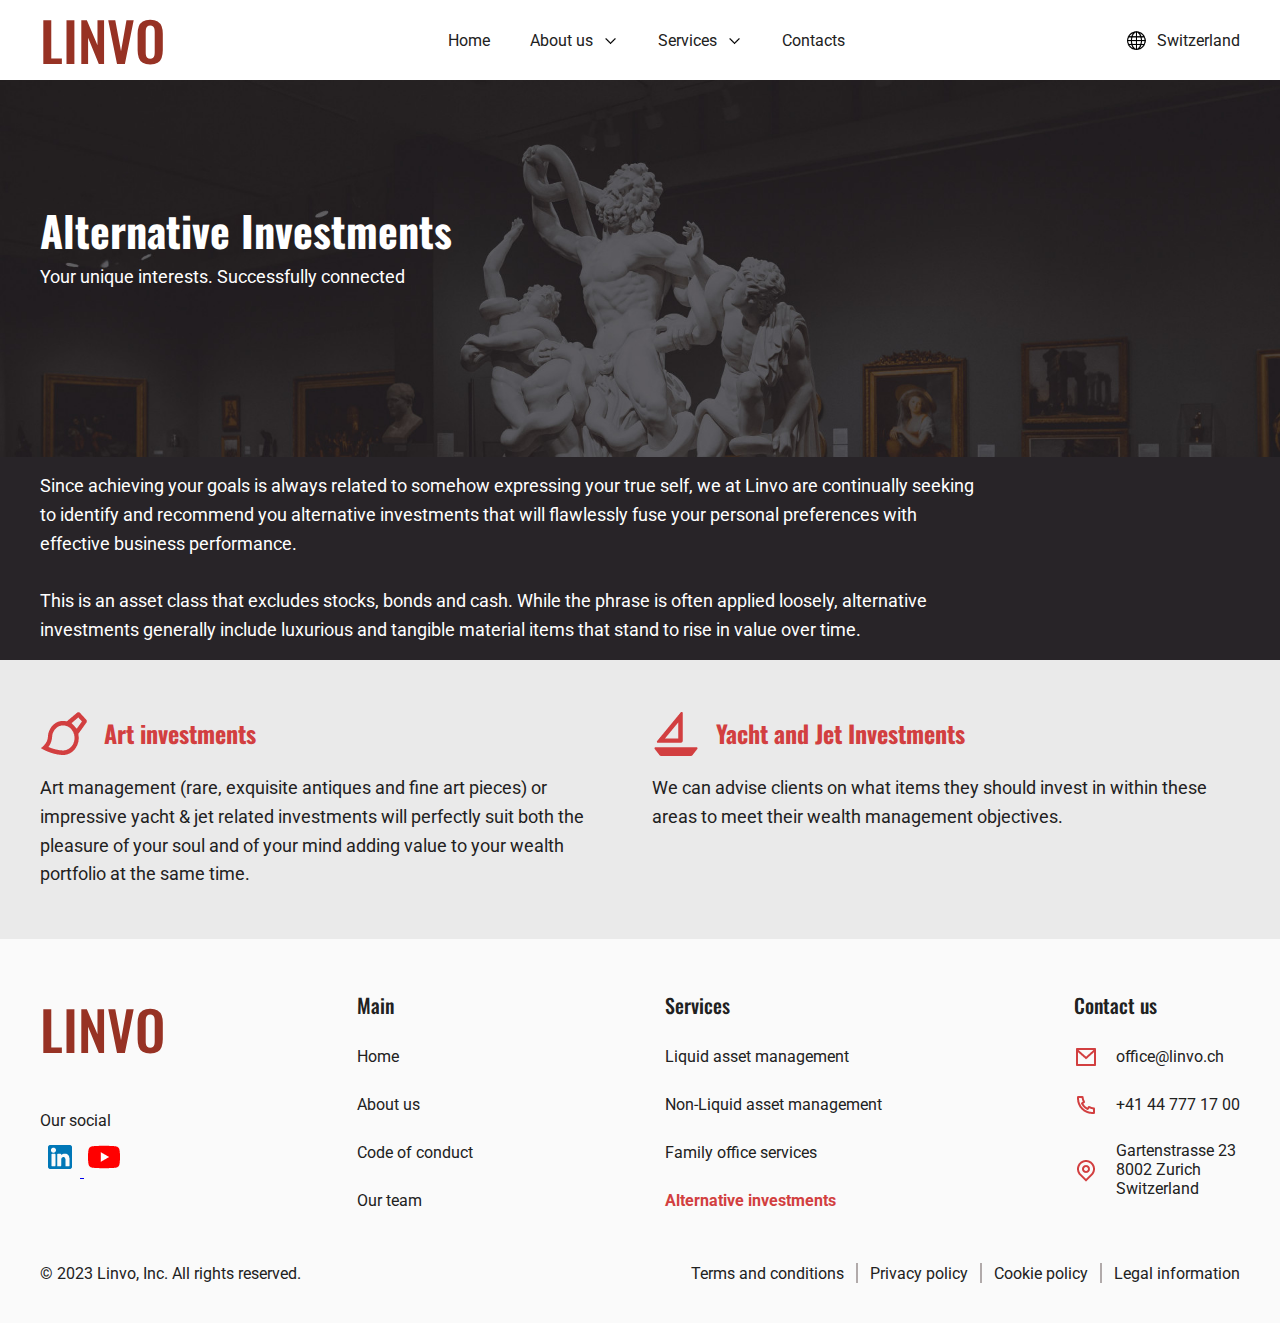
<file: pages/alternative_investments.html>
<!DOCTYPE html>
<html lang="en">
<head>
  <meta charset="UTF-8">
  <meta http-equiv="X-UA-Compatible" content="IE=edge">
  <meta name="viewport" content="width=device-width, initial-scale=1.0">
  <link rel="stylesheet" href="../styles/global.css">
  <link rel="stylesheet" href="../styles/alternative_investments.css">
  <title>Linvo</title>
  <link rel="shortcut icon" href="../images/general/favicon.ico" type="image/x-icon">
  <link rel="preconnect" href="https://fonts.googleapis.com">
  <link rel="preconnect" href="https://fonts.gstatic.com" crossorigin>
  <link
    href="https://fonts.googleapis.com/css2?family=Montserrat:wght@600&family=Oswald:wght@500;700&family=Roboto:wght@400;700&display=swap"
    rel="stylesheet">
  <script src="../main.js" defer></script>
</head>
<body class="alternative_body">
  <header class="header">
    <div class="header_wrapper container">
      <a href="../index.html" class="header_logo" title="Home page">
        LINVO
      </a>

      <nav class="nav">
        <ul class="nav_list">
          <li class="nav_item">
            <a href="../index.html" class="nav_link">
              Home
            </a>
          </li>

          <li class="nav_item">
            <a href="./about_us.html" class="nav_link link_with_arrow">
              About us
              <img src="../images/general/arrow_down.png" alt="arrow down" class="arrow_down">
            </a>
            <ul class="about_dropdown" aria-label="submenu">
              <li class="subitem">
                <a class="sublink" href="./about_us.html">About us</a>
              </li>

              <li class="subitem">
                <a class="sublink" href="./code_of_conduct.html">Code of Conduct</a>
              </li>

              <li class="subitem">
                <a class="sublink" href="./our_team.html">Our Team</a>
              </li>
            </ul>
          </li>

          <li class="nav_item">
            <a href="./our_services.html" class="nav_link link_with_arrow">
              Services
              <img src="../images/general/arrow_down.png" alt="arrow down" class="arrow_down">
            </span>
            <ul class="services_dropdown" aria-label="submenu">
              <li class="subitem">
                <a class="sublink" href="./liquid_asset_management.html">Liquid Asset Management</a>
              </li>

              <li class="subitem">
                <a class="sublink" href="./non_liquid_asset.html">Non-Liquid Asset Management</a>
              </li>

              <li class="subitem">
                <a class="sublink" href="./family_office.html">Family Office Services</a>
              </li>

              <li class="subitem">
                <a class="sublink active_nav_link" href="./alternative_investments.html">Alternative Investments</a>
              </li>
            </ul>
          </li>

          <li class="nav_item">
            <a href="./contacts.html" class="nav_link">
              Contacts
            </a>
          </li>
        </ul>
      </nav>

      <div class="country_wrapper">
        <div class="planet_image_wrapper">
          <img src="../images/general/sphere.png" class="planet_image" alt="planet image">
        </div>

        <p class="country_text">
          Switzerland
        </p>
      </div>
    </div>

    <div class="mobile_nav_wrapper">
      <a href="../index.html" class="header_logo">LINVO</a>
      <div class="menu">
        <div class="menu_icon">
          <span></span>
          <span></span>
          <span></span>
        </div>
        <nav class="mobile_nav">
          <ul class="menu_list">
            <li class="menu_item">
              <a href="../index.html" class="menu_link">Home</a>
            </li>
            <li class="menu_item">
              <a href="./about_us.html" class="menu_link">About us</a>
            </li>
            <li class="menu_item">
              <a href="./code_of_conduct.html" class="menu_link">Code of Conduct</a>
            </li>
            <li class="menu_item">
              <a href="./our_team.html" class="menu_link">Our Team</a>
            </li>
            <li class="menu_item">
              <a href="./our_services.html" class="menu_link">Services</a>
            </li>
            <li class="menu_item">
              <a href="./liquid_asset_management.html" class="menu_link">Liquid Asset Management</a>
            </li>
            <li class="menu_item">
              <a href="./non_liquid_asset.html" class="menu_link">Non-Liquid Asset Management</a>
            </li>
            <li class="menu_item">
              <a href="./family_office.html" class="menu_link">Family Office Services</a>
            </li>
            <li class="menu_item">
              <a href="./alternative_investments.html" class="menu_link active_menu_link">Alternative Investments</a>
            </li>
            <li class="menu_item">
              <a href="./contacts.html" class="menu_link">Contacts</a>
            </li>
          </ul>
        </nav>
      </div>
    </div>
  </header>

  <main class="alternative">
    <article class="alternative_introduction">
      <div class="container">
        <div class="alternative_introduction_info">
          <h1 class="article_title alternative_introduction_title">
            Alternative Investments
          </h1>

          <p class="alternative_introduction_text alternative_text">
            Your unique interests. Successfully connected
          </p>
        </div>
      </div>
    </article>

    <article class="alternative_general">
      <div class="container">
        <p class="alternative_general_text alternative_text">
          Since achieving your goals is always related to somehow expressing your true self, we at Linvo are
          continually seeking to identify and recommend you alternative investments that will flawlessly fuse your
          personal preferences with effective business performance.
          <br><br>
          This is an asset class that excludes stocks, bonds and cash. While the phrase is often applied loosely,
          alternative investments generally include luxurious and tangible material items that stand to rise in value
          over time.
        </p>
      </div>
    </article>

    <article class="alternative_investments">
      <div class="container">
        <div class="investments_wrapper">
          <div class="art_investment investment">
            <div class="investment_title_wrapper">
              <img src="../images/alternative/art_investment_logo.png" alt="Art logo" class="investment_logo">
              <h2 class="investment_title">Art investments</h2>
            </div>

            <p class="investment_text alternative_text">
              Art management (rare, exquisite antiques and fine art pieces) or
              impressive yacht & jet related investments will perfectly suit both
              the pleasure of your soul and of your mind adding value to your
              wealth portfolio at the same time.
            </p>
          </div>

          <div class="yacht_investment investment">
            <div class="investment_title_wrapper">
              <img src="../images/alternative/yacht_investment_logo.png" alt="Yacht logo" class="investment_logo">
              <h2 class="investment_title">Yacht and Jet Investments</h2>
            </div>

            <p class="investment_text alternative_text">
              We can advise clients on what items they should invest in within
              these areas to meet their wealth management objectives.
            </p>
          </div>
        </div>
      </div>
    </article>
  </main>

  <footer class="footer">
    <div class="container footer_container">
      <div class="footer_links_wrapper">
        <div class="first_block">
          <a href="../index.html" class="footer_logo" title="Home page">LINVO</a>
          <h4 class="social_subtitle">Our social</h4>
          <div class="social_wrapper">
            <a href="https://www.linkedin.com/" target="_blank">
              <img src="../images/general/linkedin.png" alt="linkedin icon">
            </a>

            <a href="https://www.youtube.com/" target="_blank">
              <img src="../images/general/youtube.png" alt="youtube icon">
            </a>
          </div>
        </div>

        <div class="second_block">
          <h3 class="footer_links_title">
            Main
          </h3>

          <ul class="footer_list">
            <li class="footer_item">
              <a href="../index.html" class="footer_link">
                Home
              </a>
            </li>

            <li class="footer_item">
              <a href="./about_us.html" class="footer_link">
                About us
              </a>
            </li>

            <li class="footer_item">
              <a href="./code_of_conduct.html" class="footer_link">
                Code of conduct
              </a>
            </li>

            <li class="footer_item">
              <a href="./our_team.html" class="footer_link">
                Our team
              </a>
            </li>
          </ul>
        </div>

        <div class="third_block">
          <h3 class="footer_links_title">
            Services
          </h3>

          <ul class="footer_list">
            <li class="footer_item">
              <a href="./liquid_asset_management.html" class="footer_link">
                Liquid asset management
              </a>
            </li>

            <li class="footer_item">
              <a href="./non_liquid_asset.html" class="footer_link">
                Non-Liquid asset management
              </a>
            </li>

            <li class="footer_item">
              <a href="./family_office.html" class="footer_link">
                Family office services
              </a>
            </li>

            <li class="footer_item">
              <a href="./alternative_investments.html" class="footer_link footer_active_link">
                Alternative investments
              </a>
            </li>
          </ul>
        </div>

        <div class="fourth_block">
          <h3 class="footer_links_title">
            Contact us
          </h3>

          <ul class="footer_list">
            <li class="footer_item">
              <div class="footer_link_wrapper">
                <img src="../images/general/mail_icon.png" alt="mail icon" class="footer_image">
                <a href="mailto:office@linvo.ch" class="footer_link">office@linvo.ch</a>
              </div>
            </li>

            <li class="footer_item">
              <div class="footer_link_wrapper">
                <img src="../images/general/phone_icon.png" alt="phone icon" class="footer_image">
                <a href="tel:+41 44 777 17 00" class="footer_link">+41 44 777 17 00</a>
              </div>
            </li>

            <li class="footer_item">
              <div class="footer_address_wrapper">
                <img src="../images/general/locate_icon.png" alt="locate icon" class="footer_image">
                <p class="footer_address">
                  Gartenstrasse 23
                  <br>
                  8002 Zurich
                  <br>
                  Switzerland
                </p>
              </div>
            </li>
          </ul>
        </div>
      </div>

      <div class="footer_copywrite">
        <div class="copywrite_text">
          © 2023 Linvo, Inc. All rights reserved.
        </div>

        <div class="corywrite_links_wrapper">
          <ul class="copywrite_list">
            <li class="copywrite_item">
              <a href="./terms_and_conditions.html" class="copywrite_link">
                Terms and conditions
              </a>
            </li>

            <div class="copywrite_line"></div>

            <li class="copywrite_item">
              <a href="./privacy_policy.html" class="copywrite_link">
                Privacy policy
              </a>
            </li>

            <div class="copywrite_line"></div>

            <li class="copywrite_item">
              <a href="./cookie_policy.html" class="copywrite_link">
                Cookie policy
              </a>
            </li>

            <div class="copywrite_line"></div>

            <li class="copywrite_item">
              <a href="./legal_information.html" class="copywrite_link">
                Legal information
              </a>
            </li>
          </ul>
        </div>
      </div>
    </div>
  </footer>
</body>
</html>
</file>
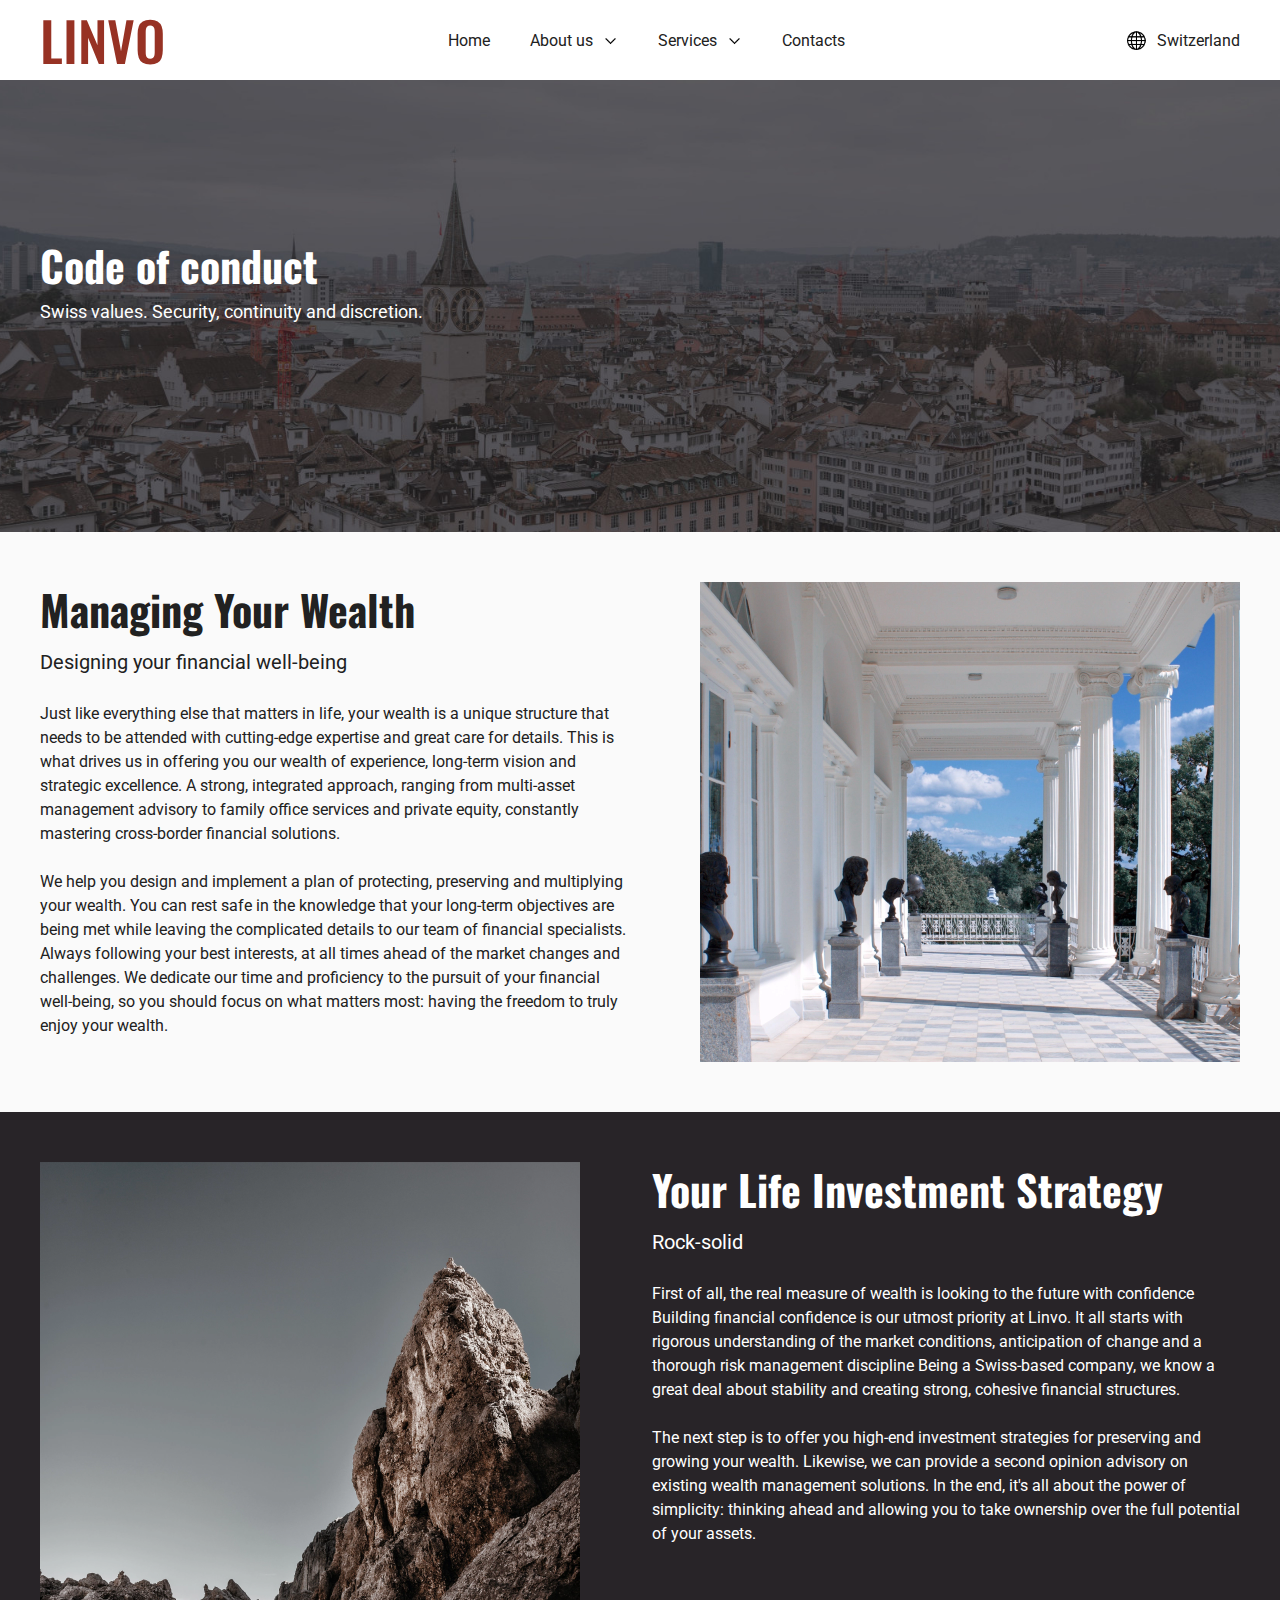
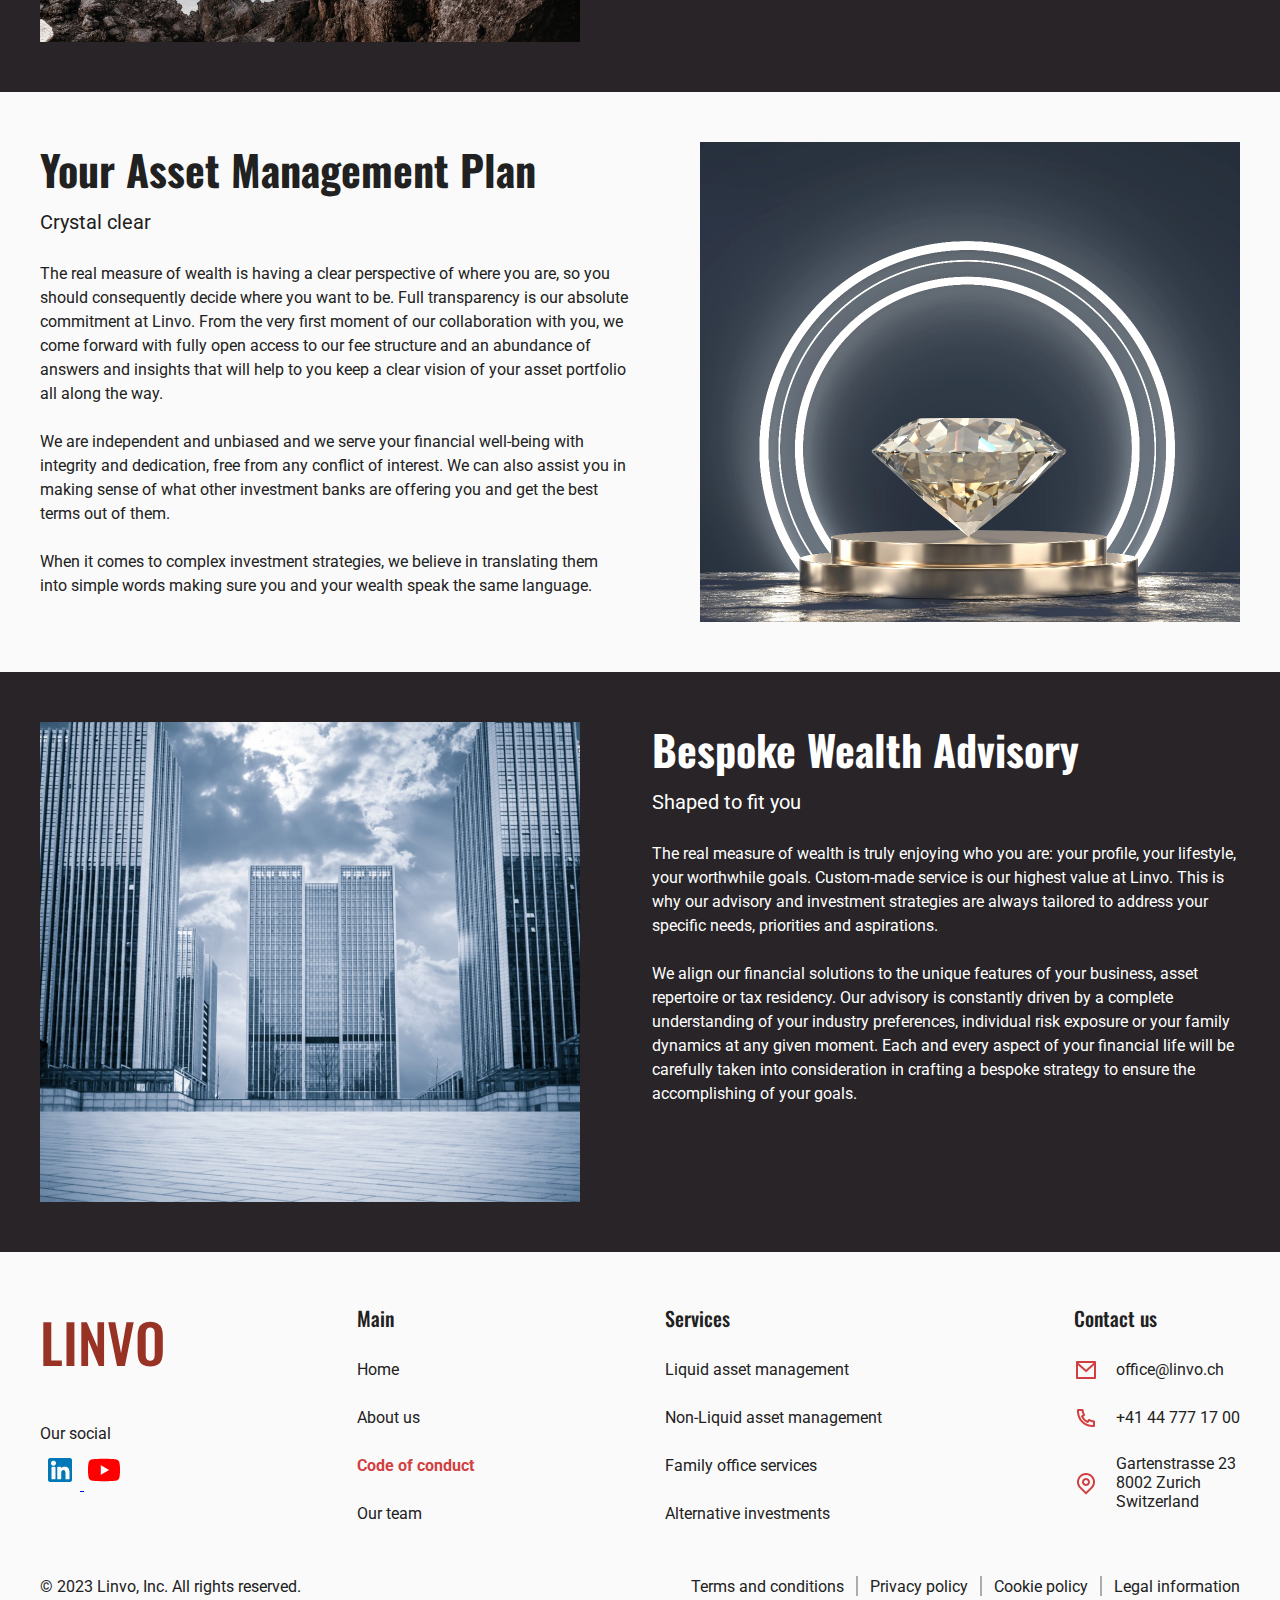
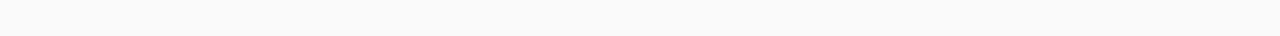
<file: pages/code_of_conduct.html>
<!DOCTYPE html>
<html lang="en">
<head>
  <meta charset="UTF-8">
  <meta http-equiv="X-UA-Compatible" content="IE=edge">
  <meta name="viewport" content="width=device-width, initial-scale=1.0">
  <link rel="stylesheet" href="../styles/global.css">
  <link rel="stylesheet" href="../styles/code_of_conduct.css">
  <title>Linvo</title>
  <link rel="shortcut icon" href="../images/general/favicon.ico" type="image/x-icon">
  <link rel="preconnect" href="https://fonts.googleapis.com">
  <link rel="preconnect" href="https://fonts.gstatic.com" crossorigin>
  <link
    href="https://fonts.googleapis.com/css2?family=Montserrat:wght@600&family=Oswald:wght@500;700&family=Roboto:wght@400;700&display=swap"
    rel="stylesheet">
  <script src="../main.js" defer></script>
</head>
<body class="code_body">
  <header class="header">
    <div class="header_wrapper container">
      <a href="../index.html" class="header_logo" title="Home page">
        LINVO
      </a>

      <nav class="nav">
        <ul class="nav_list">
          <li class="nav_item">
            <a href="../index.html" class="nav_link">
              Home
            </a>
          </li>

          <li class="nav_item">
            <a href="./about_us.html" class="nav_link link_with_arrow">
              About us
              <img src="../images/general/arrow_down.png" alt="arrow down" class="arrow_down">
            </a>
            <ul class="about_dropdown" aria-label="submenu">
              <li class="subitem">
                <a class="sublink" href="./about_us.html">About us</a>
              </li>

              <li class="subitem">
                <a class="sublink active_nav_link " href="./code_of_conduct.html">Code of Conduct</a>
              </li>

              <li class="subitem">
                <a class="sublink" href="./our_team.html">Our Team</a>
              </li>
            </ul>
          </li>

          <li class="nav_item">
            <a href="./our_services.html" class="nav_link link_with_arrow">
              Services
              <img src="../images/general/arrow_down.png" alt="arrow down" class="arrow_down">
            </span>
            <ul class="services_dropdown" aria-label="submenu">
              <li class="subitem">
                <a class="sublink" href="./liquid_asset_management.html">Liquid Asset Management</a>
              </li>

              <li class="subitem">
                <a class="sublink" href="./non_liquid_asset.html">Non-Liquid Asset Management</a>
              </li>

              <li class="subitem">
                <a class="sublink" href="./family_office.html">Family Office Services</a>
              </li>

              <li class="subitem">
                <a class="sublink" href="./alternative_investments.html">Alternative Investments</a>
              </li>
            </ul>
          </li>

          <li class="nav_item">
            <a href="./contacts.html" class="nav_link">
              Contacts
            </a>
          </li>
        </ul>
      </nav>

      <div class="country_wrapper">
        <div class="planet_image_wrapper">
          <img src="../images/general/sphere.png" class="planet_image" alt="planet image">
        </div>

        <p class="country_text">
          Switzerland
        </p>
      </div>
    </div>

    <div class="mobile_nav_wrapper">
      <a href="../index.html" class="header_logo">LINVO</a>
      <div class="menu">
        <div class="menu_icon">
          <span></span>
          <span></span>
          <span></span>
        </div>
        <nav class="mobile_nav">
          <ul class="menu_list">
            <li class="menu_item">
              <a href="../index.html" class="menu_link">Home</a>
            </li>
            <li class="menu_item">
              <a href="./about_us.html" class="menu_link">About us</a>
            </li>
            <li class="menu_item">
              <a href="./code_of_conduct.html" class="menu_link active_menu_link">Code of Conduct</a>
            </li>
            <li class="menu_item">
              <a href="./our_team.html" class="menu_link">Our Team</a>
            </li>
            <li class="menu_item">
              <a href="./our_services.html" class="menu_link">Services</a>
            </li>
            <li class="menu_item">
              <a href="./liquid_asset_management.html" class="menu_link">Liquid Asset Management</a>
            </li>
            <li class="menu_item">
              <a href="./non_liquid_asset.html" class="menu_link">Non-Liquid Asset Management</a>
            </li>
            <li class="menu_item">
              <a href="./family_office.html" class="menu_link">Family Office Services</a>
            </li>
            <li class="menu_item">
              <a href="./alternative_investments.html" class="menu_link">Alternative Investments</a>
            </li>
            <li class="menu_item">
              <a href="./contacts.html" class="menu_link">Contacts</a>
            </li>
          </ul>
        </nav>
      </div>
    </div>
  </header>

  <main class="code">
    <article class="code_introduction">
      <div class="container">
        <div class="code_introduction_info">
          <h1 class="article_title code_introduction_title">
            Code of conduct
          </h1>

          <p class="code_introduction_text">
            Swiss values. Security, continuity and discretion.
          </p>
        </div>
      </div>
    </article>

    <article class="wealth_managing">
      <div class="container">
        <div class="wealth_managing_wrapper">
          <div class="wealth_managing_info">
            <h2 class="wealth_managing_block_title code_block_title">
              Managing Your Wealth
            </h2>

            <h3 class="wealth_managing_block_subtitle code_block_subtitle">
              Designing your financial well-being
            </h3>

            <p class="wealth_managing_block_text code_block_text">
              Just like everything else that matters in life, your wealth is a unique structure that
              needs to be attended with cutting-edge expertise and great care for details. This is
              what drives us in offering you our wealth of experience, long-term vision and
              strategic excellence. A strong, integrated approach, ranging from multi-asset
              management advisory to family office services and private equity, constantly
              mastering cross-border financial solutions.
              <br><br>
              We help you design and implement a plan of protecting, preserving and multiplying
              your wealth. You can rest safe in the knowledge that your long-term objectives are
              being met while leaving the complicated details to our team of financial
              specialists. Always following your best interests, at all times ahead of the market
              changes and challenges. We dedicate our time and proficiency to the pursuit of
              your financial well-being, so you should focus on what matters most: having the
              freedom to truly enjoy your wealth.
            </p>
          </div>
          
          <img src="../images/code_of_conduct/wealth_managing.png" alt="architecture image" class="wealth_managing_image code_block_image">
        </div>
      </div>
    </article>

    <article class="life_investment">
      <div class="container">
        <div class="life_investment_wrapper">
          <div class="life_investment_info">
            <h2 class="life_investment_block_title code_block_title">
              Your Life Investment Strategy
            </h2>

            <h3 class="life_investment_block_subtitle code_block_subtitle">
              Rock-solid
            </h3>

            <p class="life_investment_block_text code_block_text">
              First of all, the real measure of wealth is looking to the future with confidence
              Building financial confidence is our utmost priority at Linvo. It all starts with
              rigorous understanding of the market conditions, anticipation of change and a
              thorough risk management discipline Being a Swiss-based company, we know a
              great deal about stability and creating strong, cohesive financial structures.
              <br><br>
              The next step is to offer you high-end investment strategies for preserving and
              growing your wealth. Likewise, we can provide a second opinion advisory on
              existing wealth management solutions. In the end, it's all about the power of
              simplicity: thinking ahead and allowing you to take ownership over the full potential
              of your assets.
            </p>
          </div>
          
          <img src="../images/code_of_conduct/life_investment.png" alt="architecture image" class="life_investment_image code_block_image">
        </div>
      </div>
    </article>

    <article class="asset_plan">
      <div class="container">
        <div class="asset_plan_wrapper">
          <div class="asset_plan_info">
            <h2 class="asset_plan_block_title code_block_title">
              Your Asset Management Plan
            </h2>

            <h3 class="asset_plan_block_subtitle code_block_subtitle">
              Crystal clear
            </h3>

            <p class="asset_plan_block_text code_block_text">
              The real measure of wealth is having a clear perspective of where you are, so you
              should consequently decide where you want to be. Full transparency is our
              absolute commitment at Linvo. From the very first moment of our collaboration
              with you, we come forward with fully open access to our fee structure and an
              abundance of answers and insights that will help to you keep a clear vision of your
              asset portfolio all along the way.
              <br><br>
              We are independent and unbiased and we serve your financial well-being with
              integrity and dedication, free from any conflict of interest. We can also assist you
              in making sense of what other investment banks are offering you and get the best
              terms out of them.
              <br><br>
              When it comes to complex investment strategies, we believe in translating them
              into simple words making sure you and your wealth speak the same language.
            </p>
          </div>
          
          <img src="../images/code_of_conduct/asset_plan.png" alt="architecture image" class="asset_plan_image code_block_image">
        </div>
      </div>
    </article>

    <article class="wealth_advisory">
      <div class="container">
        <div class="wealth_advisory_wrapper">
          <div class="wealth_advisory_info">
            <h2 class="wealth_advisory_block_title code_block_title">
              Bespoke Wealth Advisory
            </h2>

            <h3 class="wealth_advisory_block_subtitle code_block_subtitle">
              Shaped to fit you
            </h3>

            <p class="wealth_advisory_block_text code_block_text">
              The real measure of wealth is truly enjoying who you are: your profile, your lifestyle,
              your worthwhile goals. Custom-made service is our highest value at Linvo. This is
              why our advisory and investment strategies are always tailored to address your
              specific needs, priorities and aspirations.
              <br><br>
              We align our financial solutions to the unique features of your business, asset
              repertoire or tax residency. Our advisory is constantly driven by a complete
              understanding of your industry preferences, individual risk exposure or your family
              dynamics at any given moment. Each and every aspect of your financial life will be
              carefully taken into consideration in crafting a bespoke strategy to ensure the
              accomplishing of your goals.
            </p>
          </div>
          
          <img src="../images/code_of_conduct/wealth_advisory.png" alt="architecture image" class="wealth_advisory_image code_block_image">
        </div>
      </div>
    </article>
  </main>

  <footer class="footer">
    <div class="container footer_container">
      <div class="footer_links_wrapper">
        <div class="first_block">
          <a href="../index.html" class="footer_logo" title="Home page">LINVO</a>
          <h4 class="social_subtitle">Our social</h4>
          <div class="social_wrapper">
            <a href="https://www.linkedin.com/" target="_blank">
              <img src="../images/general/linkedin.png" alt="linkedin icon">
            </a>

            <a href="https://www.youtube.com/" target="_blank">
              <img src="../images/general/youtube.png" alt="youtube icon">
            </a>
          </div>
        </div>

        <div class="second_block">
          <h3 class="footer_links_title">
            Main
          </h3>

          <ul class="footer_list">
            <li class="footer_item">
              <a href="../index.html" class="footer_link">
                Home
              </a>
            </li>

            <li class="footer_item">
              <a href="./about_us.html" class="footer_link">
                About us
              </a>
            </li>

            <li class="footer_item">
              <a href="./code_of_conduct.html" class="footer_link footer_active_link">
                Code of conduct
              </a>
            </li>

            <li class="footer_item">
              <a href="./our_team.html" class="footer_link">
                Our team
              </a>
            </li>
          </ul>
        </div>

        <div class="third_block">
          <h3 class="footer_links_title">
            Services
          </h3>

          <ul class="footer_list">
            <li class="footer_item">
              <a href="./liquid_asset_management.html" class="footer_link">
                Liquid asset management
              </a>
            </li>

            <li class="footer_item">
              <a href="./non_liquid_asset.html" class="footer_link">
                Non-Liquid asset management
              </a>
            </li>

            <li class="footer_item">
              <a href="./family_office.html" class="footer_link">
                Family office services
              </a>
            </li>

            <li class="footer_item">
              <a href="./alternative_investments.html" class="footer_link">
                Alternative investments
              </a>
            </li>
          </ul>
        </div>

        <div class="fourth_block">
          <h3 class="footer_links_title">
            Contact us
          </h3>

          <ul class="footer_list">
            <li class="footer_item">
              <div class="footer_link_wrapper">
                <img src="../images/general/mail_icon.png" alt="mail icon" class="footer_image">
                <a href="mailto:office@linvo.ch" class="footer_link">office@linvo.ch</a>
              </div>
            </li>

            <li class="footer_item">
              <div class="footer_link_wrapper">
                <img src="../images/general/phone_icon.png" alt="phone icon" class="footer_image">
                <a href="tel:+41 44 777 17 00" class="footer_link">+41 44 777 17 00</a>
              </div>
            </li>

            <li class="footer_item">
              <div class="footer_address_wrapper">
                <img src="../images/general/locate_icon.png" alt="locate icon" class="footer_image">
                <p class="footer_address">
                  Gartenstrasse 23
                  <br>
                  8002 Zurich
                  <br>
                  Switzerland
                </p>
              </div>
            </li>
          </ul>
        </div>
      </div>

      <div class="footer_copywrite">
        <div class="copywrite_text">
          © 2023 Linvo, Inc. All rights reserved.
        </div>

        <div class="corywrite_links_wrapper">
          <ul class="copywrite_list">
            <li class="copywrite_item">
              <a href="./terms_and_conditions.html" class="copywrite_link">
                Terms and conditions
              </a>
            </li>

            <div class="copywrite_line"></div>

            <li class="copywrite_item">
              <a href="./privacy_policy.html" class="copywrite_link">
                Privacy policy
              </a>
            </li>

            <div class="copywrite_line"></div>

            <li class="copywrite_item">
              <a href="./cookie_policy.html" class="copywrite_link">
                Cookie policy
              </a>
            </li>

            <div class="copywrite_line"></div>

            <li class="copywrite_item">
              <a href="./legal_information.html" class="copywrite_link">
                Legal information
              </a>
            </li>
          </ul>
        </div>
      </div>
    </div>
  </footer>
</body>
</html>
</file>
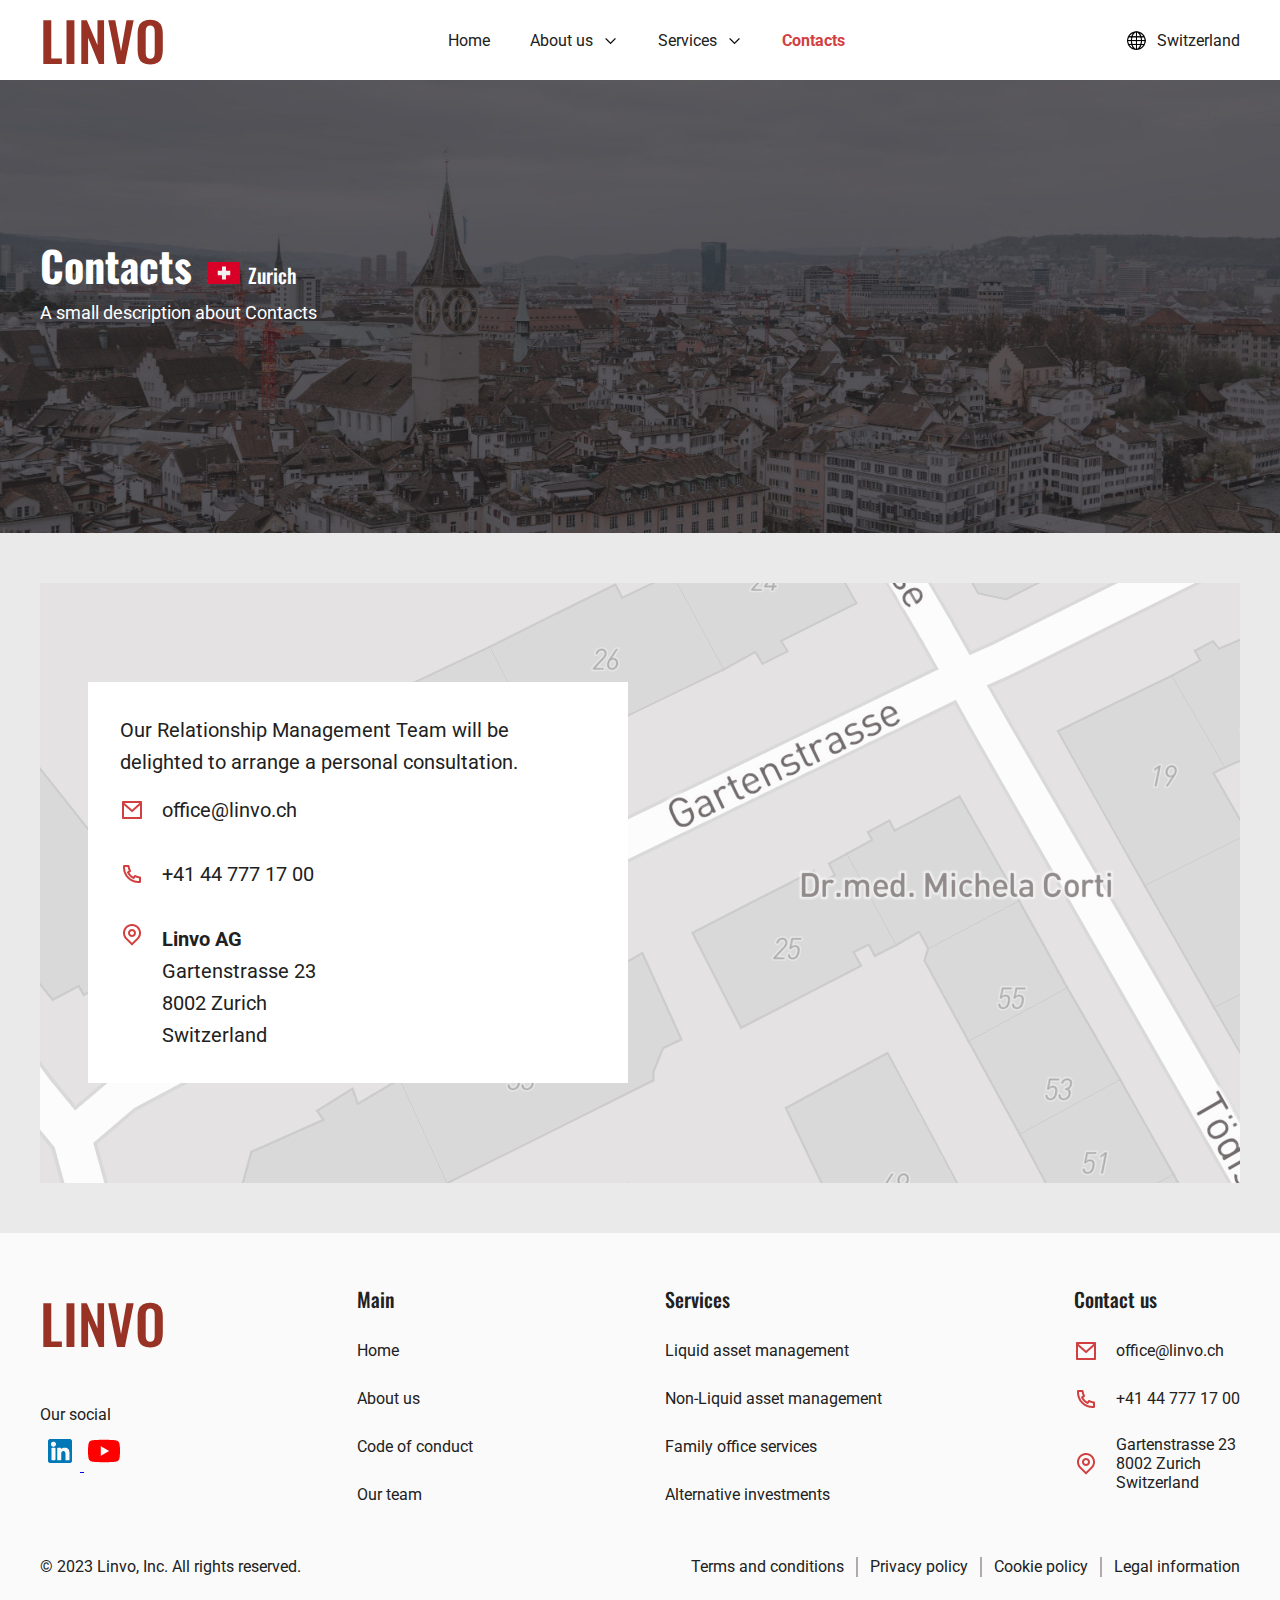
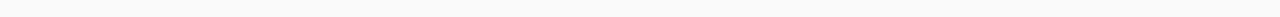
<file: pages/contacts.html>
<!DOCTYPE html>
<html lang="en">
  <head>
    <meta charset="UTF-8">
    <meta http-equiv="X-UA-Compatible" content="IE=edge">
    <meta name="viewport" content="width=device-width, initial-scale=1.0">
    <link rel="stylesheet" href="../styles/global.css">
    <link rel="stylesheet" href="../styles/contacts.css">
    <title>Linvo</title>
    <link rel="shortcut icon" href="../images/general/favicon.ico" type="image/x-icon">
    <link rel="preconnect" href="https://fonts.googleapis.com">
    <link rel="preconnect" href="https://fonts.gstatic.com" crossorigin>
    <link
      href="https://fonts.googleapis.com/css2?family=Montserrat:wght@600&family=Oswald:wght@500;700&family=Roboto:wght@400;700&display=swap"
      rel="stylesheet">
    <script src="../main.js" defer></script>
  </head>
  <body>
    <header class="header">
      <div class="header_wrapper container">
        <a href="../index.html" class="header_logo" title="Home page">
          LINVO
        </a>
  
        <nav class="nav">
          <ul class="nav_list">
            <li class="nav_item">
              <a href="../index.html" class="nav_link">
                Home
              </a>
            </li>
  
            <li class="nav_item">
              <a href="./about_us.html" class="nav_link link_with_arrow">
                About us
                <img src="../images/general/arrow_down.png" alt="arrow down" class="arrow_down">
              </a>
              <ul class="about_dropdown" aria-label="submenu">
                <li class="subitem">
                  <a class="sublink" href="./about_us.html">About us</a>
                </li>
  
                <li class="subitem">
                  <a class="sublink" href="./code_of_conduct.html">Code of Conduct</a>
                </li>
  
                <li class="subitem">
                  <a class="sublink" href="./our_team.html">Our Team</a>
                </li>
              </ul>
            </li>
  
            <li class="nav_item">
              <a href="./our_services.html" class="nav_link link_with_arrow">
                Services
                <img src="../images/general/arrow_down.png" alt="arrow down" class="arrow_down">
              </span>
              <ul class="services_dropdown" aria-label="submenu">
                <li class="subitem">
                  <a class="sublink" href="./liquid_asset_management.html">Liquid Asset Management</a>
                </li>
  
                <li class="subitem">
                  <a class="sublink" href="./non_liquid_asset.html">Non-Liquid Asset Management</a>
                </li>
  
                <li class="subitem">
                  <a class="sublink" href="./family_office.html">Family Office Services</a>
                </li>
  
                <li class="subitem">
                  <a class="sublink" href="./alternative_investments.html">Alternative Investments</a>
                </li>
              </ul>
            </li>
  
            <li class="nav_item">
              <a href="./contacts.html" class="nav_link active_nav_link">
                Contacts
              </a>
            </li>
          </ul>
        </nav>
  
        <div class="country_wrapper">
          <div class="planet_image_wrapper">
            <img src="../images/general/sphere.png" class="planet_image" alt="planet image">
          </div>
  
          <p class="country_text">
            Switzerland
          </p>
        </div>
      </div>

      <div class="mobile_nav_wrapper">
        <a href="../index.html" class="header_logo">LINVO</a>
        <div class="menu">
          <div class="menu_icon">
            <span></span>
            <span></span>
            <span></span>
          </div>
          <nav class="mobile_nav">
            <ul class="menu_list">
              <li class="menu_item">
                <a href="../index.html" class="menu_link">Home</a>
              </li>
              <li class="menu_item">
                <a href="./about_us.html" class="menu_link">About us</a>
              </li>
              <li class="menu_item">
                <a href="./code_of_conduct.html" class="menu_link">Code of Conduct</a>
              </li>
              <li class="menu_item">
                <a href="./our_team.html" class="menu_link">Our Team</a>
              </li>
              <li class="menu_item">
                <a href="./our_services.html" class="menu_link">Services</a>
              </li>
              <li class="menu_item">
                <a href="./liquid_asset_management.html" class="menu_link">Liquid Asset Management</a>
              </li>
              <li class="menu_item">
                <a href="./non_liquid_asset.html" class="menu_link">Non-Liquid Asset Management</a>
              </li>
              <li class="menu_item">
                <a href="./family_office.html" class="menu_link">Family Office Services</a>
              </li>
              <li class="menu_item">
                <a href="./alternative_investments.html" class="menu_link">Alternative Investments</a>
              </li>
              <li class="menu_item">
                <a href="./contacts.html" class="menu_link active_menu_link">Contacts</a>
              </li>
            </ul>
          </nav>
        </div>
      </div>
    </header>

    <main class="contacts">
      <article class="contacts_introduction">
        <div class="container">
          <div class="contacts_introduction_info">
            <div class="contacts_title_wrapper">
              <h1 class="article_title contacts_introduction_title">
                Contacts
              </h1>
              <img src="../images/contacts/switzerland_flag.png" alt="Switzerland flag" class="contacts_introduction_flag">
              <p class="contacts_introduction_title_text">Zurich</p>
            </div>
  
            <p class="contacts_introduction_text">
              A small description about Contacts
            </p>
          </div>
        </div>
      </article>

      <article class="contacts_information">
        <div class="container information_container">
          <div class="information_block">
            <p class="information_block_text">
              Our Relationship Management Team will be delighted
              to arrange a personal consultation.
            </p>
  
            <div class="information_block_email">
              <img src="../images/contacts/mail_icon.png" alt="mail icon" class="information_block_icon">
              <a href="mailto:office@linvo.ch" class="information_block_link">office@linvo.ch</a>
            </div>
  
            <div class="information_block_pnohe">
              <img src="../images/contacts/phone_icon.png" alt="phone icon" class="information_block_icon">
              <a href="tel:+41 44 777 17 00" class="information_block_link">+41 44 777 17 00</a>
            </div>
  
            <div class="information_block_locate">
              <img src="../images/contacts/locate_icon.png" alt="locate icon" class="information_block_icon">
              <p class="information_block_address">
                <strong>Linvo AG</strong>
                <br>
                Gartenstrasse 23
                <br>
                8002 Zurich
                <br>
                Switzerland
              </p>
            </div>
          </div>
        </div>
      </article>
    </main>

    <footer class="footer">
      <div class="container footer_container">
        <div class="footer_links_wrapper">
          <div class="first_block">
            <a href="../index.html" class="footer_logo" title="Home page">LINVO</a>
            <h4 class="social_subtitle">Our social</h4>
            <div class="social_wrapper">
              <a href="https://www.linkedin.com/" target="_blank">
                <img src="../images/general/linkedin.png" alt="linkedin icon">
              </a>
  
              <a href="https://www.youtube.com/" target="_blank">
                <img src="../images/general/youtube.png" alt="youtube icon">
              </a>
            </div>
          </div>
  
          <div class="second_block">
            <h3 class="footer_links_title">
              Main
            </h3>
  
            <ul class="footer_list">
              <li class="footer_item">
                <a href="../index.html" class="footer_link">
                  Home
                </a>
              </li>
  
              <li class="footer_item">
                <a href="./about_us.html" class="footer_link">
                  About us
                </a>
              </li>
  
              <li class="footer_item">
                <a href="./code_of_conduct.html" class="footer_link">
                  Code of conduct
                </a>
              </li>
  
              <li class="footer_item">
                <a href="./our_team.html" class="footer_link">
                  Our team
                </a>
              </li>
            </ul>
          </div>
  
          <div class="third_block">
            <h3 class="footer_links_title">
              Services
            </h3>
  
            <ul class="footer_list">
              <li class="footer_item">
                <a href="./liquid_asset_management.html" class="footer_link">
                  Liquid asset management
                </a>
              </li>
  
              <li class="footer_item">
                <a href="./non_liquid_asset.html" class="footer_link">
                  Non-Liquid asset management
                </a>
              </li>
  
              <li class="footer_item">
                <a href="./family_office.html" class="footer_link">
                  Family office services
                </a>
              </li>
  
              <li class="footer_item">
                <a href="./alternative_investments.html" class="footer_link">
                  Alternative investments
                </a>
              </li>
            </ul>
          </div>
  
          <div class="fourth_block">
            <h3 class="footer_links_title">
              Contact us
            </h3>
  
            <ul class="footer_list">
              <li class="footer_item">
                <div class="footer_link_wrapper">
                  <img src="../images/general/mail_icon.png" alt="mail icon" class="footer_image">
                  <a href="mailto:office@linvo.ch" class="footer_link">office@linvo.ch</a>
                </div>
              </li>
  
              <li class="footer_item">
                <div class="footer_link_wrapper">
                  <img src="../images/general/phone_icon.png" alt="phone icon" class="footer_image">
                  <a href="tel:+41 44 777 17 00" class="footer_link">+41 44 777 17 00</a>
                </div>
              </li>
  
              <li class="footer_item">
                <div class="footer_address_wrapper">
                  <img src="../images/general/locate_icon.png" alt="locate icon" class="footer_image">
                  <p class="footer_address">
                    Gartenstrasse 23
                    <br>
                    8002 Zurich
                    <br>
                    Switzerland
                  </p>
                </div>
              </li>
            </ul>
          </div>
        </div>
  
        <div class="footer_copywrite">
          <div class="copywrite_text">
            © 2023 Linvo, Inc. All rights reserved.
          </div>
  
          <div class="corywrite_links_wrapper">
            <ul class="copywrite_list">
              <li class="copywrite_item">
                <a href="./terms_and_conditions.html" class="copywrite_link">
                  Terms and conditions
                </a>
              </li>
  
              <div class="copywrite_line"></div>
  
              <li class="copywrite_item">
                <a href="./privacy_policy.html" class="copywrite_link">
                  Privacy policy
                </a>
              </li>
  
              <div class="copywrite_line"></div>
  
              <li class="copywrite_item">
                <a href="./cookie_policy.html" class="copywrite_link">
                  Cookie policy
                </a>
              </li>
  
              <div class="copywrite_line"></div>
  
              <li class="copywrite_item">
                <a href="./legal_information.html" class="copywrite_link">
                  Legal information
                </a>
              </li>
            </ul>
          </div>
        </div>
      </div>
    </footer>
  </body>
</html>
</file>
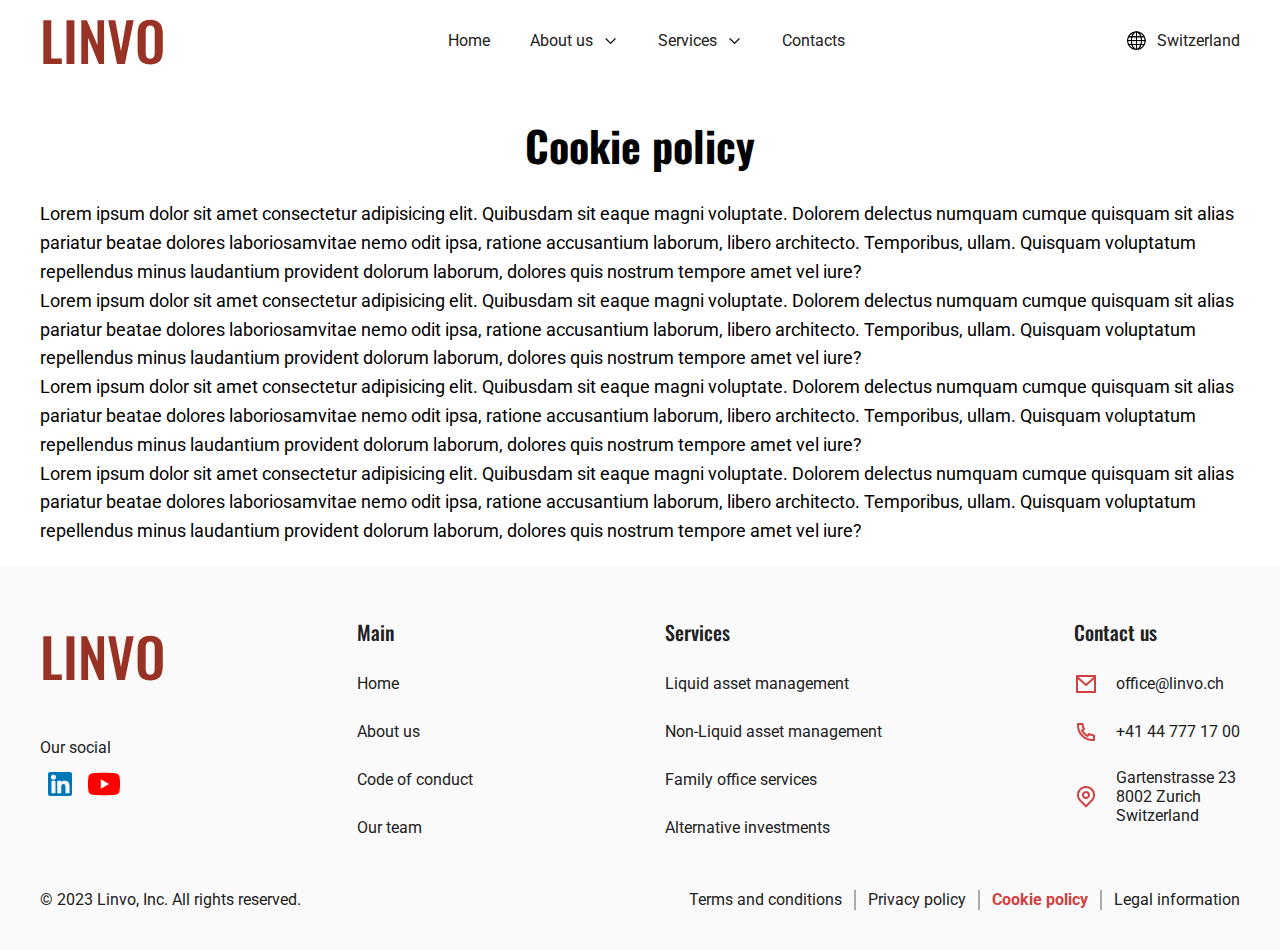
<file: pages/cookie_policy.html>
<!DOCTYPE html>
<html lang="en">
<head>
  <meta charset="UTF-8">
  <meta http-equiv="X-UA-Compatible" content="IE=edge">
  <meta name="viewport" content="width=device-width, initial-scale=1.0">
  <link rel="stylesheet" href="../styles/global.css">
  <link rel="stylesheet" href="../styles/cookie_policy.css">
  <title>Linvo</title>
  <link rel="shortcut icon" href="../images/general/favicon.ico" type="image/x-icon">
  <link rel="preconnect" href="https://fonts.googleapis.com">
  <link rel="preconnect" href="https://fonts.gstatic.com" crossorigin>
  <link
    href="https://fonts.googleapis.com/css2?family=Montserrat:wght@600&family=Oswald:wght@500;700&family=Roboto:wght@400;700&display=swap"
    rel="stylesheet">
  <script src="../main.js" defer></script>
</head>
<body>
  <header class="header">
    <div class="header_wrapper container">
      <a href="../index.html" class="header_logo" title="Home page">
        LINVO
      </a>

      <nav class="nav">
        <ul class="nav_list">
          <li class="nav_item">
            <a href="../index.html" class="nav_link">
              Home
            </a>
          </li>

          <li class="nav_item">
            <a href="./about_us.html" class="nav_link link_with_arrow">
              About us
              <img src="../images/general/arrow_down.png" alt="arrow down" class="arrow_down">
            </a>
            <ul class="about_dropdown" aria-label="submenu">
              <li class="subitem">
                <a class="sublink" href="./about_us.html">About us</a>
              </li>

              <li class="subitem">
                <a class="sublink" href="./code_of_conduct.html">Code of Conduct</a>
              </li>

              <li class="subitem">
                <a class="sublink" href="./our_team.html">Our Team</a>
              </li>
            </ul>
          </li>

          <li class="nav_item">
            <a href="./our_services.html" class="nav_link link_with_arrow">
              Services
              <img src="../images/general/arrow_down.png" alt="arrow down" class="arrow_down">
            </span>
            <ul class="services_dropdown" aria-label="submenu">
              <li class="subitem">
                <a class="sublink" href="./liquid_asset_management.html">Liquid Asset Management</a>
              </li>

              <li class="subitem">
                <a class="sublink" href="./non_liquid_asset.html">Non-Liquid Asset Management</a>
              </li>

              <li class="subitem">
                <a class="sublink" href="./family_office.html">Family Office Services</a>
              </li>

              <li class="subitem">
                <a class="sublink" href="./alternative_investments.html">Alternative Investments</a>
              </li>
            </ul>
          </li>

          <li class="nav_item">
            <a href="./contacts.html" class="nav_link">
              Contacts
            </a>
          </li>
        </ul>
      </nav>

      <div class="country_wrapper">
        <div class="planet_image_wrapper">
          <img src="../images/general/sphere.png" class="planet_image" alt="planet image">
        </div>

        <p class="country_text">
          Switzerland
        </p>
      </div>
    </div>

    <div class="mobile_nav_wrapper">
      <a href="../index.html" class="header_logo">LINVO</a>
      <div class="menu">
        <div class="menu_icon">
          <span></span>
          <span></span>
          <span></span>
        </div>
        <nav class="mobile_nav">
          <ul class="menu_list">
            <li class="menu_item">
              <a href="../index.html" class="menu_link">Home</a>
            </li>
            <li class="menu_item">
              <a href="./about_us.html" class="menu_link">About us</a>
            </li>
            <li class="menu_item">
              <a href="./code_of_conduct.html" class="menu_link">Code of Conduct</a>
            </li>
            <li class="menu_item">
              <a href="./our_team.html" class="menu_link">Our Team</a>
            </li>
            <li class="menu_item">
              <a href="./our_services.html" class="menu_link">Services</a>
            </li>
            <li class="menu_item">
              <a href="./liquid_asset_management.html" class="menu_link">Liquid Asset Management</a>
            </li>
            <li class="menu_item">
              <a href="./non_liquid_asset.html" class="menu_link">Non-Liquid Asset Management</a>
            </li>
            <li class="menu_item">
              <a href="./family_office.html" class="menu_link">Family Office Services</a>
            </li>
            <li class="menu_item">
              <a href="./alternative_investments.html" class="menu_link">Alternative Investments</a>
            </li>
            <li class="menu_item">
              <a href="./contacts.html" class="menu_link">Contacts</a>
            </li>
          </ul>
        </nav>
      </div>
    </div>
  </header>

  <main class="cookie_policy">
    <div class="container">
      <h2 class="article_title cookie_policy_title">
        Cookie policy
      </h2>

      <p class="cookie_policy_text">
        Lorem ipsum dolor sit amet consectetur adipisicing elit. Quibusdam sit eaque magni voluptate. Dolorem delectus numquam cumque
        quisquam sit alias pariatur beatae dolores laboriosamvitae nemo odit ipsa, ratione accusantium laborum, libero architecto. Temporibus,
        ullam. Quisquam voluptatum repellendus minus laudantium provident dolorum laborum, dolores quis nostrum tempore amet vel iure?
      </p>

      <p class="cookie_policy_text">
        Lorem ipsum dolor sit amet consectetur adipisicing elit. Quibusdam sit eaque magni voluptate. Dolorem delectus numquam cumque
        quisquam sit alias pariatur beatae dolores laboriosamvitae nemo odit ipsa, ratione accusantium laborum, libero architecto. Temporibus,
        ullam. Quisquam voluptatum repellendus minus laudantium provident dolorum laborum, dolores quis nostrum tempore amet vel iure?
      </p>

      <p class="cookie_policy_text">
        Lorem ipsum dolor sit amet consectetur adipisicing elit. Quibusdam sit eaque magni voluptate. Dolorem delectus numquam cumque
        quisquam sit alias pariatur beatae dolores laboriosamvitae nemo odit ipsa, ratione accusantium laborum, libero architecto. Temporibus,
        ullam. Quisquam voluptatum repellendus minus laudantium provident dolorum laborum, dolores quis nostrum tempore amet vel iure?
      </p>

      <p class="cookie_policy_text">
        Lorem ipsum dolor sit amet consectetur adipisicing elit. Quibusdam sit eaque magni voluptate. Dolorem delectus numquam cumque
        quisquam sit alias pariatur beatae dolores laboriosamvitae nemo odit ipsa, ratione accusantium laborum, libero architecto. Temporibus,
        ullam. Quisquam voluptatum repellendus minus laudantium provident dolorum laborum, dolores quis nostrum tempore amet vel iure?
      </p>
    </div>
  </main>

  <footer class="footer">
    <div class="container footer_container">
      <div class="footer_links_wrapper">
        <div class="first_block">
          <a href="../index.html" class="footer_logo" title="Home page">LINVO</a>
          <h4 class="social_subtitle">Our social</h4>
          <div class="social_wrapper">
            <a href="linkedin"><img src="../images/general/linkedin.png" alt="linkedin image"></a>
            <a href="youtube"><img src="../images/general/youtube.png" alt="youtube image"></a>
          </div>
        </div>

        <div class="second_block">
          <h3 class="footer_links_title">
            Main
          </h3>

          <ul class="footer_list">
            <li class="footer_item">
              <a href="../index.html" class="footer_link">
                Home
              </a>
            </li>

            <li class="footer_item">
              <a href="./about_us.html" class="footer_link">
                About us
              </a>
            </li>

            <li class="footer_item">
              <a href="./code_of_conduct.html" class="footer_link">
                Code of conduct
              </a>
            </li>

            <li class="footer_item">
              <a href="./our_team.html" class="footer_link">
                Our team
              </a>
            </li>
          </ul>
        </div>

        <div class="third_block">
          <h3 class="footer_links_title">
            Services
          </h3>

          <ul class="footer_list">
            <li class="footer_item">
              <a href="./liquid_asset_management.html" class="footer_link">
                Liquid asset management
              </a>
            </li>

            <li class="footer_item">
              <a href="./non_liquid_asset.html" class="footer_link">
                Non-Liquid asset management
              </a>
            </li>

            <li class="footer_item">
              <a href="./family_office.html" class="footer_link">
                Family office services
              </a>
            </li>

            <li class="footer_item">
              <a href="./alternative_investments.html" class="footer_link">
                Alternative investments
              </a>
            </li>
          </ul>
        </div>

        <div class="fourth_block">
          <h3 class="footer_links_title">
            Contact us
          </h3>

          <ul class="footer_list">
            <li class="footer_item">
              <div class="footer_link_wrapper">
                <img src="../images/general/mail_icon.png" alt="mail icon" class="footer_image">
                <a href="mailto:office@linvo.ch" class="footer_link">office@linvo.ch</a>
              </div>
            </li>

            <li class="footer_item">
              <div class="footer_link_wrapper">
                <img src="../images/general/phone_icon.png" alt="phone icon" class="footer_image">
                <a href="tel:+41 44 777 17 00" class="footer_link">+41 44 777 17 00</a>
              </div>
            </li>

            <li class="footer_item">
              <div class="footer_address_wrapper">
                <img src="../images/general/locate_icon.png" alt="locate icon" class="footer_image">
                <p class="footer_address">
                  Gartenstrasse 23
                  <br>
                  8002 Zurich
                  <br>
                  Switzerland
                </p>
              </div>
            </li>
          </ul>
        </div>
      </div>

      <div class="footer_copywrite">
        <div class="copywrite_text">
          © 2023 Linvo, Inc. All rights reserved.
        </div>

        <div class="corywrite_links_wrapper">
          <ul class="copywrite_list">
            <li class="copywrite_item">
              <a href="./terms_and_conditions.html" class="copywrite_link">
                Terms and conditions
              </a>
            </li>

            <div class="copywrite_line"></div>

            <li class="copywrite_item">
              <a href="./privacy_policy.html" class="copywrite_link">
                Privacy policy
              </a>
            </li>

            <div class="copywrite_line"></div>

            <li class="copywrite_item">
              <a href="./cookie_policy.html" class="copywrite_link active_copywrite_link">
                Cookie policy
              </a>
            </li>

            <div class="copywrite_line"></div>

            <li class="copywrite_item">
              <a href="./legal_information.html" class="copywrite_link">
                Legal information
              </a>
            </li>
          </ul>
        </div>
      </div>
    </div>
  </footer>
</body>
</html>
</file>
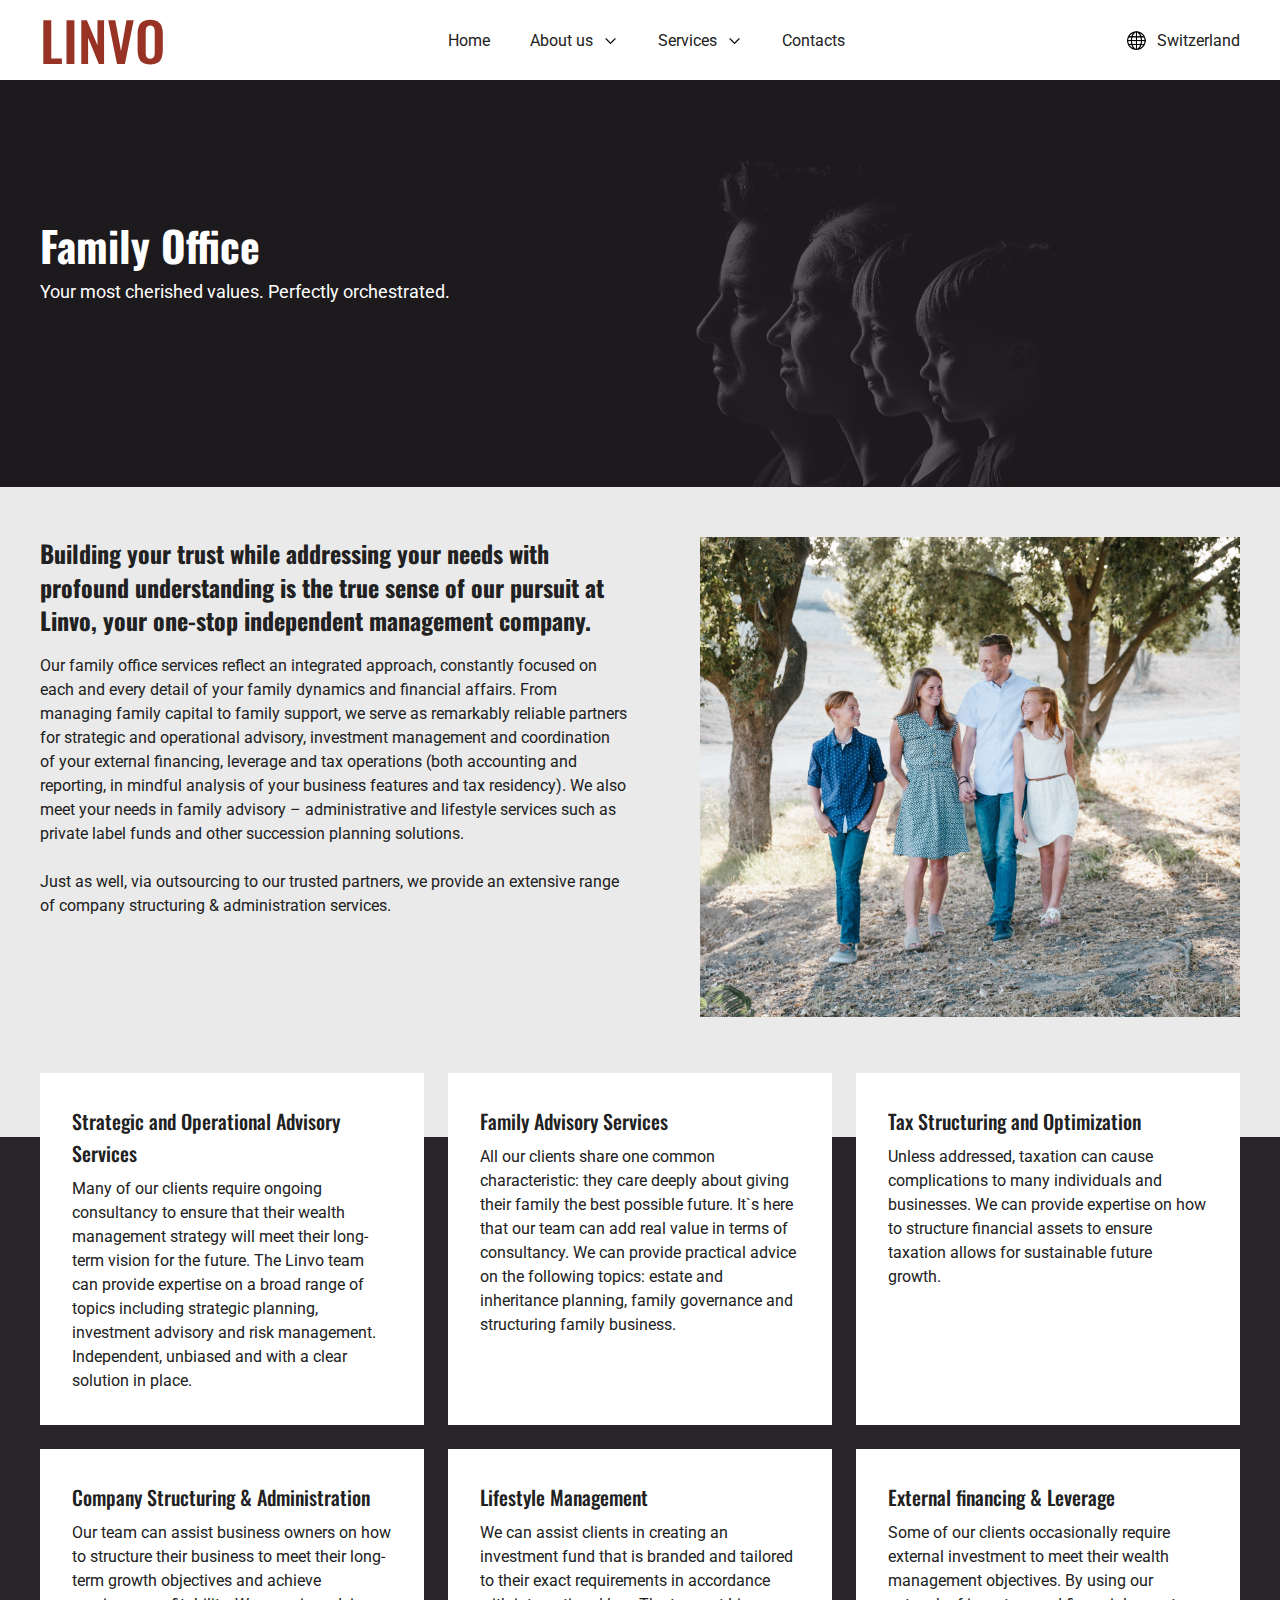
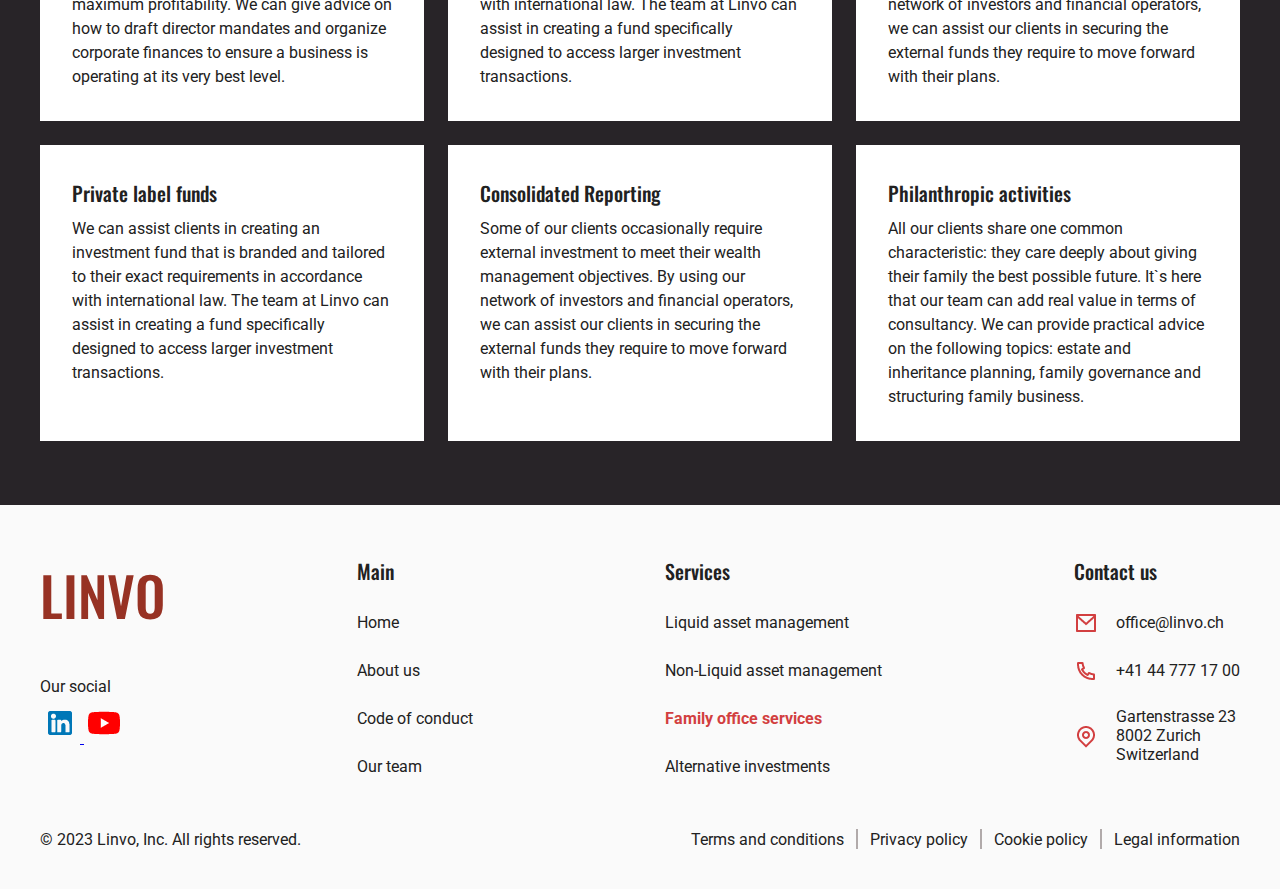
<file: pages/family_office.html>
<!DOCTYPE html>
<html lang="en">
<head>
  <meta charset="UTF-8">
  <meta http-equiv="X-UA-Compatible" content="IE=edge">
  <meta name="viewport" content="width=device-width, initial-scale=1.0">
  <link rel="stylesheet" href="../styles/global.css">
  <link rel="stylesheet" href="../styles/family_office.css">
  <title>Linvo</title>
  <link rel="shortcut icon" href="../images/general/favicon.ico" type="image/x-icon">
  <link rel="preconnect" href="https://fonts.googleapis.com">
  <link rel="preconnect" href="https://fonts.gstatic.com" crossorigin>
  <link
    href="https://fonts.googleapis.com/css2?family=Montserrat:wght@600&family=Oswald:wght@500;700&family=Roboto:wght@400;700&display=swap"
    rel="stylesheet">
  <script src="../main.js" defer></script>
</head>
<body class="family_body">
  <header class="header">
    <div class="header_wrapper container">
      <a href="../index.html" class="header_logo" title="Home page">
        LINVO
      </a>

      <nav class="nav">
        <ul class="nav_list">
          <li class="nav_item">
            <a href="../index.html" class="nav_link">
              Home
            </a>
          </li>

          <li class="nav_item">
            <a href="./about_us.html" class="nav_link link_with_arrow">
              About us
              <img src="../images/general/arrow_down.png" alt="arrow down" class="arrow_down">
            </a>
            <ul class="about_dropdown" aria-label="submenu">
              <li class="subitem">
                <a class="sublink" href="./about_us.html">About us</a>
              </li>

              <li class="subitem">
                <a class="sublink" href="./code_of_conduct.html">Code of Conduct</a>
              </li>

              <li class="subitem">
                <a class="sublink" href="./our_team.html">Our Team</a>
              </li>
            </ul>
          </li>

          <li class="nav_item">
            <a href="./our_services.html" class="nav_link link_with_arrow">
              Services
              <img src="../images/general/arrow_down.png" alt="arrow down" class="arrow_down">
            </span>
            <ul class="services_dropdown" aria-label="submenu">
              <li class="subitem">
                <a class="sublink" href="./liquid_asset_management.html">Liquid Asset Management</a>
              </li>

              <li class="subitem">
                <a class="sublink" href="./non_liquid_asset.html">Non-Liquid Asset Management</a>
              </li>

              <li class="subitem">
                <a class="sublink active_nav_link" href="./family_office.html">Family Office Services</a>
              </li>

              <li class="subitem">
                <a class="sublink" href="./alternative_investments.html">Alternative Investments</a>
              </li>
            </ul>
          </li>

          <li class="nav_item">
            <a href="./contacts.html" class="nav_link">
              Contacts
            </a>
          </li>
        </ul>
      </nav>

      <div class="country_wrapper">
        <div class="planet_image_wrapper">
          <img src="../images/general/sphere.png" class="planet_image" alt="planet image">
        </div>

        <p class="country_text">
          Switzerland
        </p>
      </div>
    </div>

    <div class="mobile_nav_wrapper">
      <a href="../index.html" class="header_logo">LINVO</a>
      <div class="menu">
        <div class="menu_icon">
          <span></span>
          <span></span>
          <span></span>
        </div>
        <nav class="mobile_nav">
          <ul class="menu_list">
            <li class="menu_item">
              <a href="../index.html" class="menu_link">Home</a>
            </li>
            <li class="menu_item">
              <a href="./about_us.html" class="menu_link">About us</a>
            </li>
            <li class="menu_item">
              <a href="./code_of_conduct.html" class="menu_link">Code of Conduct</a>
            </li>
            <li class="menu_item">
              <a href="./our_team.html" class="menu_link">Our Team</a>
            </li>
            <li class="menu_item">
              <a href="./our_services.html" class="menu_link">Services</a>
            </li>
            <li class="menu_item">
              <a href="./liquid_asset_management.html" class="menu_link">Liquid Asset Management</a>
            </li>
            <li class="menu_item">
              <a href="./non_liquid_asset.html" class="menu_link">Non-Liquid Asset Management</a>
            </li>
            <li class="menu_item">
              <a href="./family_office.html" class="menu_link active_menu_link">Family Office Services</a>
            </li>
            <li class="menu_item">
              <a href="./alternative_investments.html" class="menu_link">Alternative Investments</a>
            </li>
            <li class="menu_item">
              <a href="./contacts.html" class="menu_link">Contacts</a>
            </li>
          </ul>
        </nav>
      </div>
    </div>
  </header>

  <main class="family">
    <article class="family_introduction">
      <div class="container">
        <div class="family_introduction_info">
          <h1 class="article_title family_introduction_title">
            Family Office
          </h1>

          <p class="family_introduction_text">
            Your most cherished values. Perfectly orchestrated.
          </p>
        </div>
      </div>
    </article>

    <article class="family_history">
      <div class="container">
        <div class="history_wrapper">
          <div class="history_info">
            <h3 class="history_info_title">
              Building your trust while addressing your needs with
              profound understanding is the true sense of our pursuit at
              Linvo, your one-stop independent management company.
            </h3>

            <p class="history_info_text">
              Our family office services reflect an integrated approach, constantly focused on
              each and every detail of your family dynamics and financial affairs. From managing
              family capital to family support, we serve as remarkably reliable partners for
              strategic and operational advisory, investment management and coordination of
              your external financing, leverage and tax operations (both accounting and
              reporting, in mindful analysis of your business features and tax residency). We also
              meet your needs in family advisory – administrative and lifestyle services such as
              private label funds and other succession planning solutions.
              <br><br>
              Just as well, via outsourcing to our trusted partners, we provide an extensive range of company structuring & administration services.
            </p>
          </div>

          <img src="../images/family_office/family_image.png" alt="Family image" class="family_image">
        </div>
      </div>
    </article>

    <article class="family_blocks">
      <div class="container family_blocks_container">
        <div class="family_blocks_wrapper">
          <div class="family_block">
            <h3 class="family_block_title">
              Strategic and Operational Advisory Services
            </h3>

            <p class="family_block_text">
              Many of our clients require ongoing
              consultancy to ensure that their wealth
              management strategy will meet their long-
              term vision for the future. The Linvo team
              can provide expertise on a broad range of
              topics including strategic planning,
              investment advisory and risk management.
              Independent, unbiased and with a clear
              solution in place.
            </p>
          </div>

          <div class="family_block">
            <h3 class="family_block_title">
              Family Advisory Services
            </h3>

            <p class="family_block_text">
              All our clients share one common
              characteristic: they care deeply about giving
              their family the best possible future. It`s here
              that our team can add real value in terms of
              consultancy. We can provide practical advice
              on the following topics: estate and
              inheritance planning, family governance and
              structuring family business.
            </p>
          </div>

          <div class="family_block">
            <h3 class="family_block_title">
              Tax Structuring and Optimization
            </h3>

            <p class="family_block_text">
              Unless addressed, taxation can cause
              complications to many individuals and
              businesses. We can provide expertise on
              how to structure financial assets to ensure
              taxation allows for sustainable future
              growth.
            </p>
          </div>

          <div class="family_block">
            <h3 class="family_block_title">
              Company Structuring & Administration
            </h3>

            <p class="family_block_text">
              Our team can assist business owners on
              how to structure their business to meet their
              long-term growth objectives and achieve
              maximum profitability. We can give advice on
              how to draft director mandates and organize
              corporate finances to ensure a business is
              operating at its very best level.
            </p>
          </div>

          <div class="family_block">
            <h3 class="family_block_title">
              Lifestyle Management
            </h3>

            <p class="family_block_text">
              We can assist clients in creating an
              investment fund that is branded and tailored
              to their exact requirements in accordance
              with international law. The team at Linvo can
              assist in creating a fund specifically
              designed to access larger investment
              transactions.
            </p>
          </div>

          <div class="family_block">
            <h3 class="family_block_title">
              External financing & Leverage
            </h3>

            <p class="family_block_text">
              Some of our clients occasionally require
              external investment to meet their wealth
              management objectives. By using our
              network of investors and financial operators,
              we can assist our clients in securing the
              external funds they require to move forward
              with their plans.
            </p>
          </div>

          <div class="family_block">
            <h3 class="family_block_title">
              Private label funds
            </h3>

            <p class="family_block_text">
              We can assist clients in creating an
              investment fund that is branded and tailored
              to their exact requirements in accordance
              with international law. The team at Linvo can
              assist in creating a fund specifically
              designed to access larger investment
              transactions.
            </p>
          </div>

          <div class="family_block">
            <h3 class="family_block_title">
              Consolidated Reporting
            </h3>

            <p class="family_block_text">
              Some of our clients occasionally require
              external investment to meet their wealth
              management objectives. By using our
              network of investors and financial operators,
              we can assist our clients in securing the
              external funds they require to move forward
              with their plans.
            </p>
          </div>

          <div class="family_block">
            <h3 class="family_block_title">
              Philanthropic activities
            </h3>

            <p class="family_block_text">
              All our clients share one common
              characteristic: they care deeply about giving
              their family the best possible future. It`s here
              that our team can add real value in terms of
              consultancy. We can provide practical advice
              on the following topics: estate and
              inheritance planning, family governance and
              structuring family business.
            </p>
          </div>
        </div>
      </div>
    </article>
  </main>

  <footer class="footer">
    <div class="container footer_container">
      <div class="footer_links_wrapper">
        <div class="first_block">
          <a href="../index.html" class="footer_logo" title="Home page">LINVO</a>
          <h4 class="social_subtitle">Our social</h4>
          <div class="social_wrapper">
            <a href="https://www.linkedin.com/" target="_blank">
              <img src="../images/general/linkedin.png" alt="linkedin icon">
            </a>

            <a href="https://www.youtube.com/" target="_blank">
              <img src="../images/general/youtube.png" alt="youtube icon">
            </a>
          </div>
        </div>

        <div class="second_block">
          <h3 class="footer_links_title">
            Main
          </h3>

          <ul class="footer_list">
            <li class="footer_item">
              <a href="../index.html" class="footer_link">
                Home
              </a>
            </li>

            <li class="footer_item">
              <a href="./about_us.html" class="footer_link">
                About us
              </a>
            </li>

            <li class="footer_item">
              <a href="./code_of_conduct.html" class="footer_link">
                Code of conduct
              </a>
            </li>

            <li class="footer_item">
              <a href="./our_team.html" class="footer_link">
                Our team
              </a>
            </li>
          </ul>
        </div>

        <div class="third_block">
          <h3 class="footer_links_title">
            Services
          </h3>

          <ul class="footer_list">
            <li class="footer_item">
              <a href="./liquid_asset_management.html" class="footer_link">
                Liquid asset management
              </a>
            </li>

            <li class="footer_item">
              <a href="./non_liquid_asset.html" class="footer_link">
                Non-Liquid asset management
              </a>
            </li>

            <li class="footer_item">
              <a href="./family_office.html" class="footer_link footer_active_link">
                Family office services
              </a>
            </li>

            <li class="footer_item">
              <a href="./alternative_investments.html" class="footer_link">
                Alternative investments
              </a>
            </li>
          </ul>
        </div>

        <div class="fourth_block">
          <h3 class="footer_links_title">
            Contact us
          </h3>

          <ul class="footer_list">
            <li class="footer_item">
              <div class="footer_link_wrapper">
                <img src="../images/general/mail_icon.png" alt="mail icon" class="footer_image">
                <a href="mailto:office@linvo.ch" class="footer_link">office@linvo.ch</a>
              </div>
            </li>

            <li class="footer_item">
              <div class="footer_link_wrapper">
                <img src="../images/general/phone_icon.png" alt="phone icon" class="footer_image">
                <a href="tel:+41 44 777 17 00" class="footer_link">+41 44 777 17 00</a>
              </div>
            </li>

            <li class="footer_item">
              <div class="footer_address_wrapper">
                <img src="../images/general/locate_icon.png" alt="locate icon" class="footer_image">
                <p class="footer_address">
                  Gartenstrasse 23
                  <br>
                  8002 Zurich
                  <br>
                  Switzerland
                </p>
              </div>
            </li>
          </ul>
        </div>
      </div>

      <div class="footer_copywrite">
        <div class="copywrite_text">
          © 2023 Linvo, Inc. All rights reserved.
        </div>

        <div class="corywrite_links_wrapper">
          <ul class="copywrite_list">
            <li class="copywrite_item">
              <a href="./terms_and_conditions.html" class="copywrite_link">
                Terms and conditions
              </a>
            </li>

            <div class="copywrite_line"></div>

            <li class="copywrite_item">
              <a href="./privacy_policy.html" class="copywrite_link">
                Privacy policy
              </a>
            </li>

            <div class="copywrite_line"></div>

            <li class="copywrite_item">
              <a href="./cookie_policy.html" class="copywrite_link">
                Cookie policy
              </a>
            </li>

            <div class="copywrite_line"></div>

            <li class="copywrite_item">
              <a href="./legal_information.html" class="copywrite_link">
                Legal information
              </a>
            </li>
          </ul>
        </div>
      </div>
    </div>
  </footer>
</body>
</html>
</file>
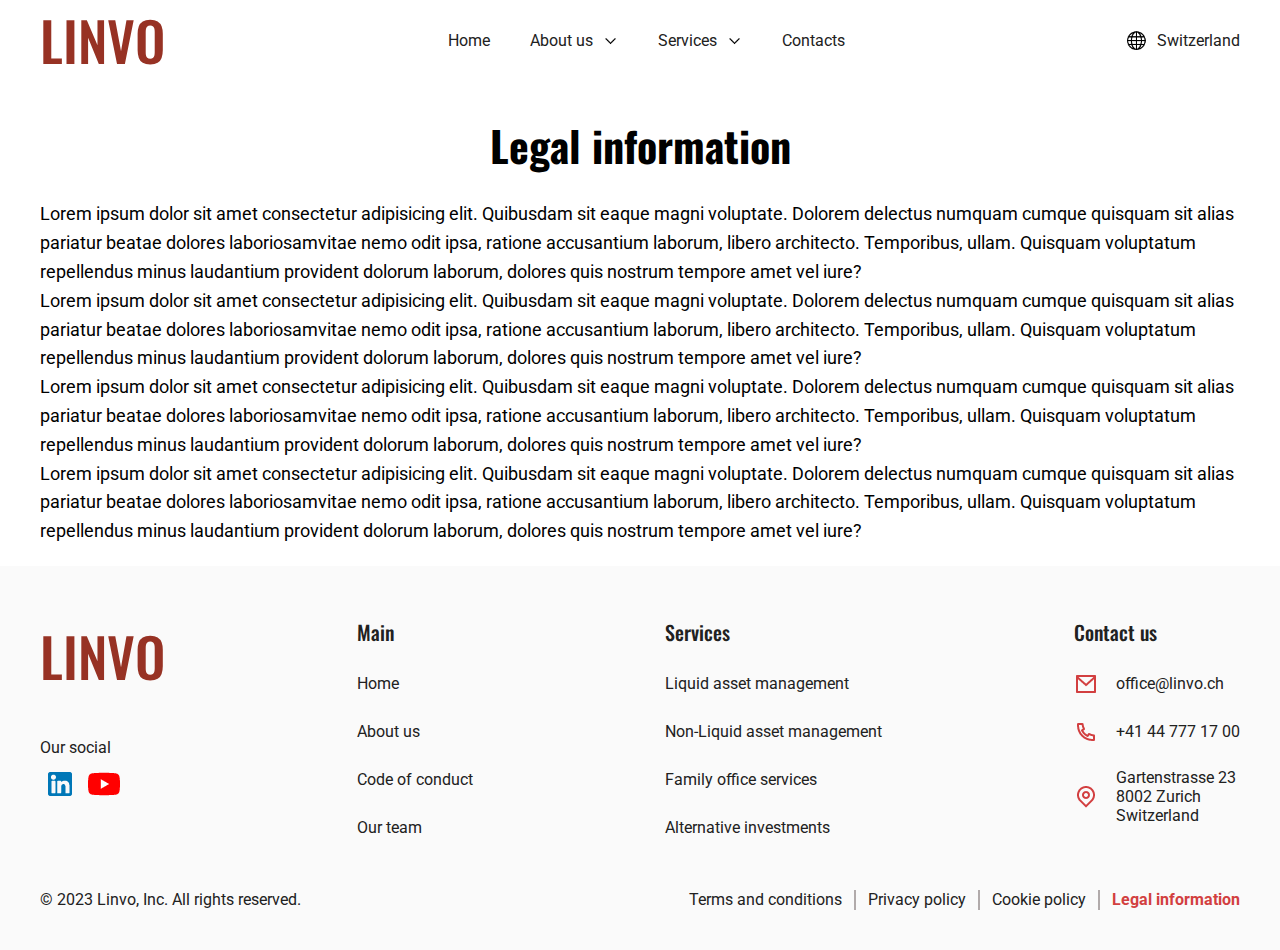
<file: pages/legal_information.html>
<!DOCTYPE html>
<html lang="en">
<head>
  <meta charset="UTF-8">
  <meta http-equiv="X-UA-Compatible" content="IE=edge">
  <meta name="viewport" content="width=device-width, initial-scale=1.0">
  <link rel="stylesheet" href="../styles/global.css">
  <link rel="stylesheet" href="../styles/legal_information.css">
  <title>Linvo</title>
  <link rel="shortcut icon" href="../images/general/favicon.ico" type="image/x-icon">
  <link rel="preconnect" href="https://fonts.googleapis.com">
  <link rel="preconnect" href="https://fonts.gstatic.com" crossorigin>
  <link
    href="https://fonts.googleapis.com/css2?family=Montserrat:wght@600&family=Oswald:wght@500;700&family=Roboto:wght@400;700&display=swap"
    rel="stylesheet">
  <script src="../main.js" defer></script>
</head>
<body>
  <header class="header">
    <div class="header_wrapper container">
      <a href="../index.html" class="header_logo" title="Home page">
        LINVO
      </a>

      <nav class="nav">
        <ul class="nav_list">
          <li class="nav_item">
            <a href="../index.html" class="nav_link">
              Home
            </a>
          </li>

          <li class="nav_item">
            <a href="./about_us.html" class="nav_link link_with_arrow">
              About us
              <img src="../images/general/arrow_down.png" alt="arrow down" class="arrow_down">
            </a>
            <ul class="about_dropdown" aria-label="submenu">
              <li class="subitem">
                <a class="sublink" href="./about_us.html">About us</a>
              </li>

              <li class="subitem">
                <a class="sublink" href="./code_of_conduct.html">Code of Conduct</a>
              </li>

              <li class="subitem">
                <a class="sublink" href="./our_team.html">Our Team</a>
              </li>
            </ul>
          </li>

          <li class="nav_item">
            <a href="./our_services.html" class="nav_link link_with_arrow">
              Services
              <img src="../images/general/arrow_down.png" alt="arrow down" class="arrow_down">
            </span>
            <ul class="services_dropdown" aria-label="submenu">
              <li class="subitem">
                <a class="sublink" href="./liquid_asset_management.html">Liquid Asset Management</a>
              </li>

              <li class="subitem">
                <a class="sublink" href="./non_liquid_asset.html">Non-Liquid Asset Management</a>
              </li>

              <li class="subitem">
                <a class="sublink" href="./family_office.html">Family Office Services</a>
              </li>

              <li class="subitem">
                <a class="sublink" href="./alternative_investments.html">Alternative Investments</a>
              </li>
            </ul>
          </li>

          <li class="nav_item">
            <a href="./contacts.html" class="nav_link">
              Contacts
            </a>
          </li>
        </ul>
      </nav>

      <div class="country_wrapper">
        <div class="planet_image_wrapper">
          <img src="../images/general/sphere.png" class="planet_image" alt="planet image">
        </div>

        <p class="country_text">
          Switzerland
        </p>
      </div>
    </div>

    <div class="mobile_nav_wrapper">
      <a href="../index.html" class="header_logo">LINVO</a>
      <div class="menu">
        <div class="menu_icon">
          <span></span>
          <span></span>
          <span></span>
        </div>
        <nav class="mobile_nav">
          <ul class="menu_list">
            <li class="menu_item">
              <a href="../index.html" class="menu_link">Home</a>
            </li>
            <li class="menu_item">
              <a href="./about_us.html" class="menu_link">About us</a>
            </li>
            <li class="menu_item">
              <a href="./code_of_conduct.html" class="menu_link">Code of Conduct</a>
            </li>
            <li class="menu_item">
              <a href="./our_team.html" class="menu_link">Our Team</a>
            </li>
            <li class="menu_item">
              <a href="./our_services.html" class="menu_link">Services</a>
            </li>
            <li class="menu_item">
              <a href="./liquid_asset_management.html" class="menu_link">Liquid Asset Management</a>
            </li>
            <li class="menu_item">
              <a href="./non_liquid_asset.html" class="menu_link">Non-Liquid Asset Management</a>
            </li>
            <li class="menu_item">
              <a href="./family_office.html" class="menu_link">Family Office Services</a>
            </li>
            <li class="menu_item">
              <a href="./alternative_investments.html" class="menu_link">Alternative Investments</a>
            </li>
            <li class="menu_item">
              <a href="./contacts.html" class="menu_link">Contacts</a>
            </li>
          </ul>
        </nav>
      </div>
    </div>
  </header>

  <main class="legal_information">
    <div class="container">
      <h2 class="article_title legal_information_title">
        Legal information
      </h2>

      <p class="legal_information_text">
        Lorem ipsum dolor sit amet consectetur adipisicing elit. Quibusdam sit eaque magni voluptate. Dolorem delectus numquam cumque
        quisquam sit alias pariatur beatae dolores laboriosamvitae nemo odit ipsa, ratione accusantium laborum, libero architecto. Temporibus,
        ullam. Quisquam voluptatum repellendus minus laudantium provident dolorum laborum, dolores quis nostrum tempore amet vel iure?
      </p>

      <p class="legal_information_text">
        Lorem ipsum dolor sit amet consectetur adipisicing elit. Quibusdam sit eaque magni voluptate. Dolorem delectus numquam cumque
        quisquam sit alias pariatur beatae dolores laboriosamvitae nemo odit ipsa, ratione accusantium laborum, libero architecto. Temporibus,
        ullam. Quisquam voluptatum repellendus minus laudantium provident dolorum laborum, dolores quis nostrum tempore amet vel iure?
      </p>

      <p class="legal_information_text">
        Lorem ipsum dolor sit amet consectetur adipisicing elit. Quibusdam sit eaque magni voluptate. Dolorem delectus numquam cumque
        quisquam sit alias pariatur beatae dolores laboriosamvitae nemo odit ipsa, ratione accusantium laborum, libero architecto. Temporibus,
        ullam. Quisquam voluptatum repellendus minus laudantium provident dolorum laborum, dolores quis nostrum tempore amet vel iure?
      </p>

      <p class="legal_information_text">
        Lorem ipsum dolor sit amet consectetur adipisicing elit. Quibusdam sit eaque magni voluptate. Dolorem delectus numquam cumque
        quisquam sit alias pariatur beatae dolores laboriosamvitae nemo odit ipsa, ratione accusantium laborum, libero architecto. Temporibus,
        ullam. Quisquam voluptatum repellendus minus laudantium provident dolorum laborum, dolores quis nostrum tempore amet vel iure?
      </p>
    </div>
  </main>

  <footer class="footer">
    <div class="container footer_container">
      <div class="footer_links_wrapper">
        <div class="first_block">
          <a href="../index.html" class="footer_logo" title="Home page">LINVO</a>
          <h4 class="social_subtitle">Our social</h4>
          <div class="social_wrapper">
            <a href="linkedin"><img src="../images/general/linkedin.png" alt="linkedin image"></a>
            <a href="youtube"><img src="../images/general/youtube.png" alt="youtube image"></a>
          </div>
        </div>

        <div class="second_block">
          <h3 class="footer_links_title">
            Main
          </h3>

          <ul class="footer_list">
            <li class="footer_item">
              <a href="../index.html" class="footer_link">
                Home
              </a>
            </li>

            <li class="footer_item">
              <a href="./about_us.html" class="footer_link">
                About us
              </a>
            </li>

            <li class="footer_item">
              <a href="./code_of_conduct.html" class="footer_link">
                Code of conduct
              </a>
            </li>

            <li class="footer_item">
              <a href="./our_team.html" class="footer_link">
                Our team
              </a>
            </li>
          </ul>
        </div>

        <div class="third_block">
          <h3 class="footer_links_title">
            Services
          </h3>

          <ul class="footer_list">
            <li class="footer_item">
              <a href="./liquid_asset_management.html" class="footer_link">
                Liquid asset management
              </a>
            </li>

            <li class="footer_item">
              <a href="./non_liquid_asset.html" class="footer_link">
                Non-Liquid asset management
              </a>
            </li>

            <li class="footer_item">
              <a href="./family_office.html" class="footer_link">
                Family office services
              </a>
            </li>

            <li class="footer_item">
              <a href="./alternative_investments.html" class="footer_link">
                Alternative investments
              </a>
            </li>
          </ul>
        </div>

        <div class="fourth_block">
          <h3 class="footer_links_title">
            Contact us
          </h3>

          <ul class="footer_list">
            <li class="footer_item">
              <div class="footer_link_wrapper">
                <img src="../images/general/mail_icon.png" alt="mail icon" class="footer_image">
                <a href="mailto:office@linvo.ch" class="footer_link">office@linvo.ch</a>
              </div>
            </li>

            <li class="footer_item">
              <div class="footer_link_wrapper">
                <img src="../images/general/phone_icon.png" alt="phone icon" class="footer_image">
                <a href="tel:+41 44 777 17 00" class="footer_link">+41 44 777 17 00</a>
              </div>
            </li>

            <li class="footer_item">
              <div class="footer_address_wrapper">
                <img src="../images/general/locate_icon.png" alt="locate icon" class="footer_image">
                <p class="footer_address">
                  Gartenstrasse 23
                  <br>
                  8002 Zurich
                  <br>
                  Switzerland
                </p>
              </div>
            </li>
          </ul>
        </div>
      </div>

      <div class="footer_copywrite">
        <div class="copywrite_text">
          © 2023 Linvo, Inc. All rights reserved.
        </div>

        <div class="corywrite_links_wrapper">
          <ul class="copywrite_list">
            <li class="copywrite_item">
              <a href="./terms_and_conditions.html" class="copywrite_link">
                Terms and conditions
              </a>
            </li>

            <div class="copywrite_line"></div>

            <li class="copywrite_item">
              <a href="./privacy_policy.html" class="copywrite_link">
                Privacy policy
              </a>
            </li>

            <div class="copywrite_line"></div>

            <li class="copywrite_item">
              <a href="./cookie_policy.html" class="copywrite_link">
                Cookie policy
              </a>
            </li>

            <div class="copywrite_line"></div>

            <li class="copywrite_item">
              <a href="./legal_information.html" class="copywrite_link active_copywrite_link">
                Legal information
              </a>
            </li>
          </ul>
        </div>
      </div>
    </div>
  </footer>
</body>
</html>
</file>
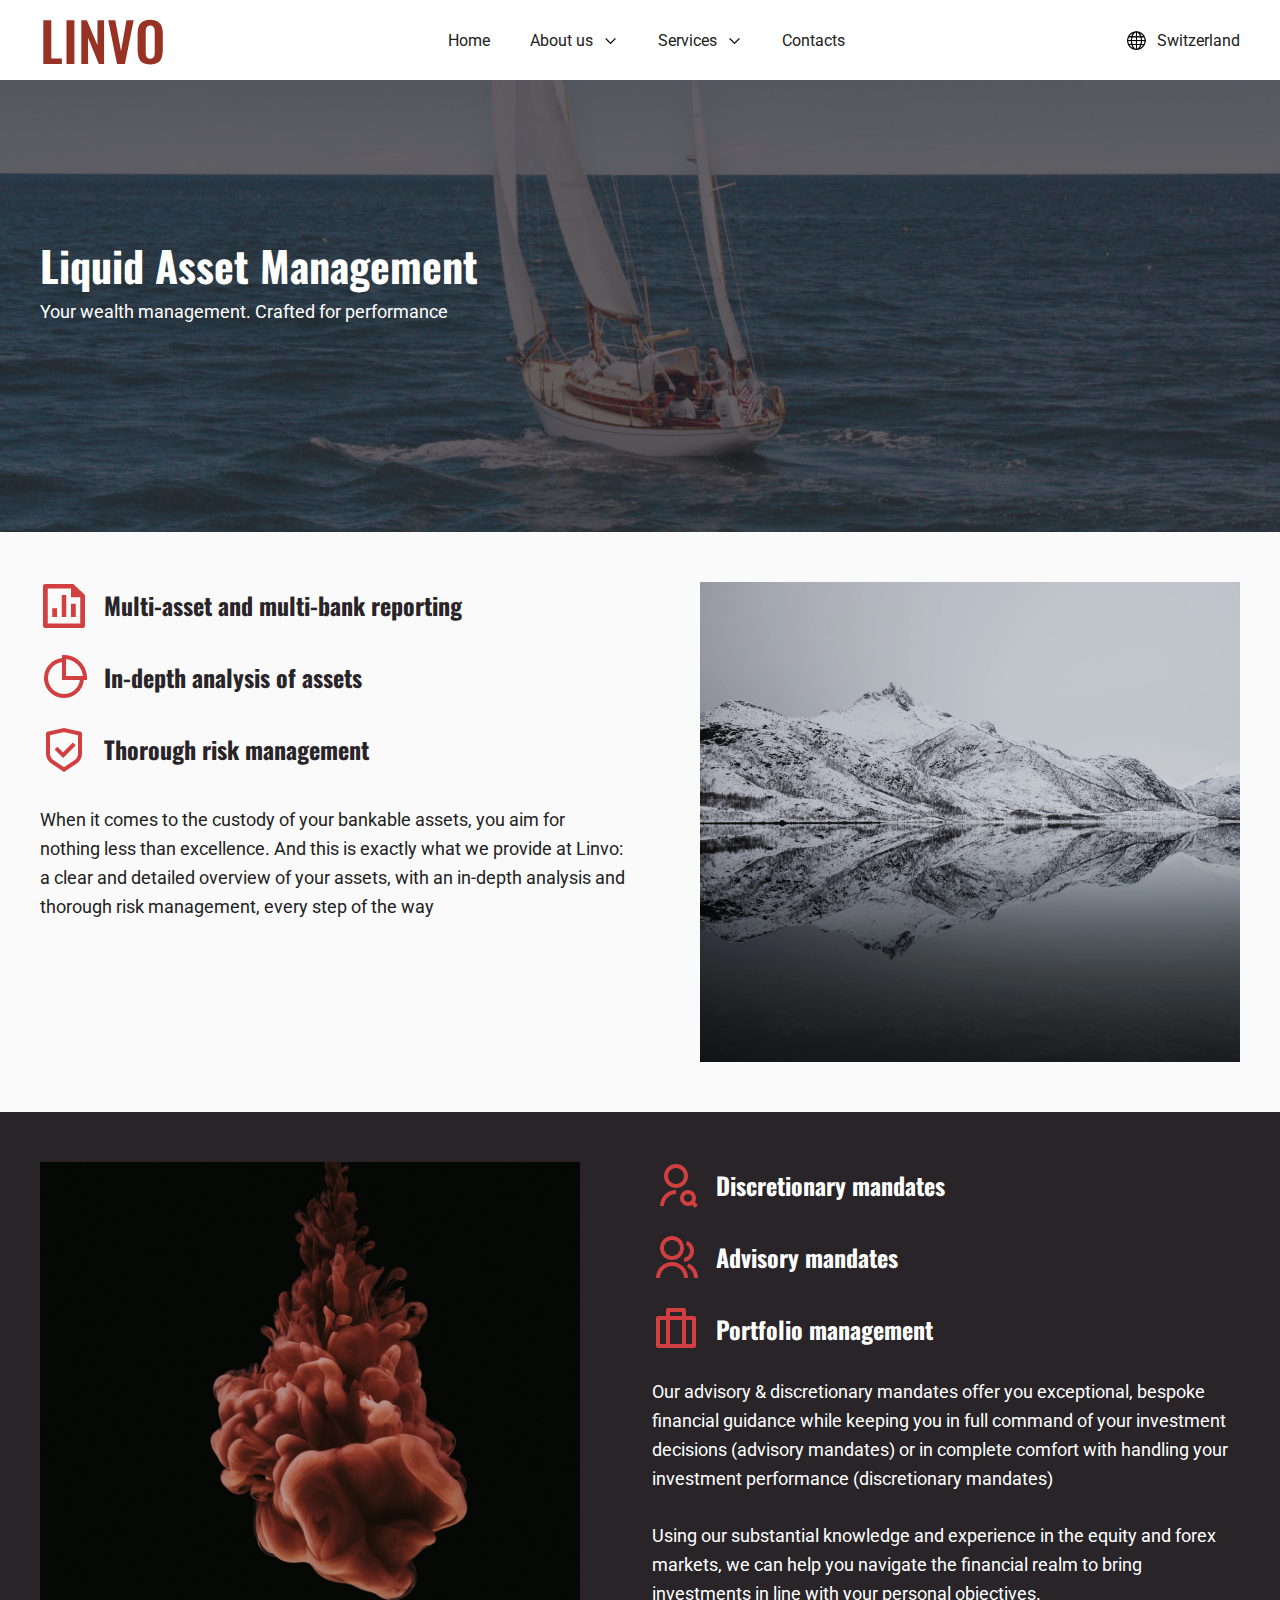
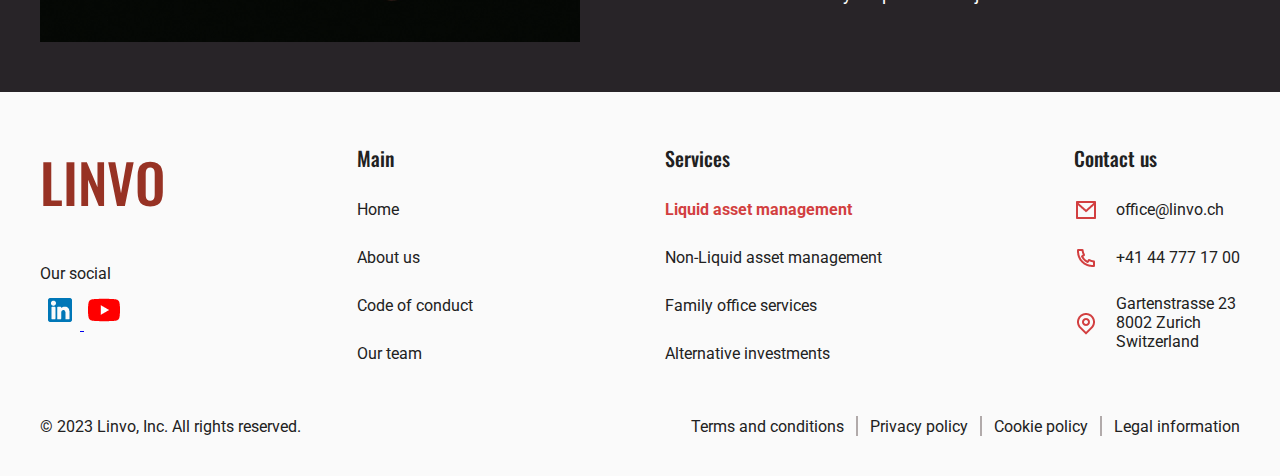
<file: pages/liquid_asset_management.html>
<!DOCTYPE html>
<html lang="en">
<head>
  <meta charset="UTF-8">
  <meta http-equiv="X-UA-Compatible" content="IE=edge">
  <meta name="viewport" content="width=device-width, initial-scale=1.0">
  <link rel="stylesheet" href="../styles/global.css">
  <link rel="stylesheet" href="../styles/liquid_asset_management.css">
  <title>Linvo</title>
  <link rel="shortcut icon" href="../images/general/favicon.ico" type="image/x-icon">
  <link rel="preconnect" href="https://fonts.googleapis.com">
  <link rel="preconnect" href="https://fonts.gstatic.com" crossorigin>
  <link
    href="https://fonts.googleapis.com/css2?family=Montserrat:wght@600&family=Oswald:wght@500;700&family=Roboto:wght@400;700&display=swap"
    rel="stylesheet">
  <script src="../main.js" defer></script>
</head>
<body class="liquid_body">
  <header class="header">
    <div class="header_wrapper container">
      <a href="../index.html" class="header_logo" title="Home page">
        LINVO
      </a>

      <nav class="nav">
        <ul class="nav_list">
          <li class="nav_item">
            <a href="../index.html" class="nav_link">
              Home
            </a>
          </li>

          <li class="nav_item">
            <a href="./about_us.html" class="nav_link link_with_arrow">
              About us
              <img src="../images/general/arrow_down.png" alt="arrow down" class="arrow_down">
            </a>
            <ul class="about_dropdown" aria-label="submenu">
              <li class="subitem">
                <a class="sublink" href="./about_us.html">About us</a>
              </li>

              <li class="subitem">
                <a class="sublink" href="./code_of_conduct.html">Code of Conduct</a>
              </li>

              <li class="subitem">
                <a class="sublink" href="./our_team.html">Our Team</a>
              </li>
            </ul>
          </li>

          <li class="nav_item">
            <a href="./our_services.html" class="nav_link link_with_arrow">
              Services
              <img src="../images/general/arrow_down.png" alt="arrow down" class="arrow_down">
            </span>
            <ul class="services_dropdown" aria-label="submenu">
              <li class="subitem">
                <a class="sublink active_nav_link" href="./liquid_asset_management.html">Liquid Asset Management</a>
              </li>

              <li class="subitem">
                <a class="sublink" href="./non_liquid_asset.html">Non-Liquid Asset Management</a>
              </li>

              <li class="subitem">
                <a class="sublink" href="./family_office.html">Family Office Services</a>
              </li>

              <li class="subitem">
                <a class="sublink" href="./alternative_investments.html">Alternative Investments</a>
              </li>
            </ul>
          </li>

          <li class="nav_item">
            <a href="./contacts.html" class="nav_link">
              Contacts
            </a>
          </li>
        </ul>
      </nav>

      <div class="country_wrapper">
        <div class="planet_image_wrapper">
          <img src="../images/general/sphere.png" class="planet_image" alt="planet image">
        </div>

        <p class="country_text">
          Switzerland
        </p>
      </div>
    </div>

    <div class="mobile_nav_wrapper">
      <a href="../index.html" class="header_logo">LINVO</a>
      <div class="menu">
        <div class="menu_icon">
          <span></span>
          <span></span>
          <span></span>
        </div>
        <nav class="mobile_nav">
          <ul class="menu_list">
            <li class="menu_item">
              <a href="../index.html" class="menu_link">Home</a>
            </li>
            <li class="menu_item">
              <a href="./about_us.html" class="menu_link">About us</a>
            </li>
            <li class="menu_item">
              <a href="./code_of_conduct.html" class="menu_link">Code of Conduct</a>
            </li>
            <li class="menu_item">
              <a href="./our_team.html" class="menu_link">Our Team</a>
            </li>
            <li class="menu_item">
              <a href="./our_services.html" class="menu_link">Services</a>
            </li>
            <li class="menu_item">
              <a href="./liquid_asset_management.html" class="menu_link active_menu_link">Liquid Asset Management</a>
            </li>
            <li class="menu_item">
              <a href="./non_liquid_asset.html" class="menu_link">Non-Liquid Asset Management</a>
            </li>
            <li class="menu_item">
              <a href="./family_office.html" class="menu_link">Family Office Services</a>
            </li>
            <li class="menu_item">
              <a href="./alternative_investments.html" class="menu_link">Alternative Investments</a>
            </li>
            <li class="menu_item">
              <a href="./contacts.html" class="menu_link">Contacts</a>
            </li>
          </ul>
        </nav>
      </div>
    </div>
  </header>

  <main class="liquid">
    <article class="liquid_introduction">
      <div class="container">
        <div class="liquid_introduction_info">
          <h1 class="article_title liquid_introduction_title">
            Liquid Asset Management
          </h1>

          <p class="liquid_introduction_text liquid_text">
            Your wealth management. Crafted for performance
          </p>
        </div>
      </div>
    </article>

    <article class="liquid_assets">
      <div class="container">
        <div class="liquid_assets_wrapper">
          <div class="liquid_assets_info">
            <div class="liquid_subtitle_block">
              <img src="../images/liquid/assets_logo_1.png" alt="Assets logo" class="liquid_logo">
              <h3 class="liquid_assets_subtitle liquid_subtitle">Multi-asset and multi-bank reporting</h3>
            </div>

            <div class="liquid_subtitle_block">
              <img src="../images/liquid/assets_logo_2.png" alt="Assets logo" class="liquid_logo">
              <h3 class="liquid_assets_subtitle liquid_subtitle">In-depth analysis of assets</h3>
            </div>

            <div class="liquid_subtitle_block">
              <img src="../images/liquid/assets_logo_3.png" alt="Assets logo" class="liquid_logo">
              <h3 class="liquid_assets_subtitle liquid_subtitle">Thorough risk management</h3>
            </div>

            <p class="liquid_assets_text liquid_text">
              When it comes to the custody of your bankable assets, you aim
              for nothing less than excellence. And this is exactly what we
              provide at Linvo: a clear and detailed overview of your assets, with
              an in-depth analysis and thorough risk management, every step of
              the way
            </p>
          </div>
          <img src="../images/liquid/assets.png" alt="Assets image" class="liquid_image">
        </div>
      </div>
    </article>

    <article class="liquid_mandates">
      <div class="container">
        <div class="liquid_mandates_wrapper">
          <div class="liquid_mandates_info">
            <div class="liquid_subtitle_block">
              <img src="../images/liquid/mandates_logo_1.png" alt="Assets logo" class="liquid_logo">
              <h3 class="liquid_mandates_subtitle liquid_subtitle">Discretionary mandates</h3>
            </div>

            <div class="liquid_subtitle_block">
              <img src="../images/liquid/mandates_logo_2.png" alt="Assets logo" class="liquid_logo">
              <h3 class="liquid_mandates_subtitle liquid_subtitle">Advisory mandates</h3>
            </div>

            <div class="liquid_subtitle_block">
              <img src="../images/liquid/mandates_logo_3.png" alt="Assets logo" class="liquid_logo">
              <h3 class="liquid_mandates_subtitle liquid_subtitle">Portfolio management</h3>
            </div>

            <p class="liquid_mandates_text liquid_text">
              Our advisory & discretionary mandates offer you exceptional,
              bespoke financial guidance while keeping you in full command of
              your investment decisions (advisory mandates) or in complete
              comfort with handling your investment performance
              (discretionary mandates)
              <br><br>
              Using our substantial knowledge and experience in the equity and
              forex markets, we can help you navigate the financial realm to
              bring investments in line with your personal objectives.
            </p>
          </div>
          <img src="../images/liquid/mandates.png" alt="Assets image" class="liquid_image">
        </div>
      </div>
    </article>
  </main>

  <footer class="footer">
    <div class="container footer_container">
      <div class="footer_links_wrapper">
        <div class="first_block">
          <a href="../index.html" class="footer_logo" title="Home page">LINVO</a>
          <h4 class="social_subtitle">Our social</h4>
          <div class="social_wrapper">
            <a href="https://www.linkedin.com/" target="_blank">
              <img src="../images/general/linkedin.png" alt="linkedin icon">
            </a>

            <a href="https://www.youtube.com/" target="_blank">
              <img src="../images/general/youtube.png" alt="youtube icon">
            </a>
          </div>
        </div>

        <div class="second_block">
          <h3 class="footer_links_title">
            Main
          </h3>

          <ul class="footer_list">
            <li class="footer_item">
              <a href="../index.html" class="footer_link">
                Home
              </a>
            </li>

            <li class="footer_item">
              <a href="./about_us.html" class="footer_link">
                About us
              </a>
            </li>

            <li class="footer_item">
              <a href="./code_of_conduct.html" class="footer_link">
                Code of conduct
              </a>
            </li>

            <li class="footer_item">
              <a href="./our_team.html" class="footer_link">
                Our team
              </a>
            </li>
          </ul>
        </div>

        <div class="third_block">
          <h3 class="footer_links_title">
            Services
          </h3>

          <ul class="footer_list">
            <li class="footer_item">
              <a href="./liquid_asset_management.html" class="footer_link footer_active_link">
                Liquid asset management
              </a>
            </li>

            <li class="footer_item">
              <a href="./non_liquid_asset.html" class="footer_link">
                Non-Liquid asset management
              </a>
            </li>

            <li class="footer_item">
              <a href="./family_office.html" class="footer_link">
                Family office services
              </a>
            </li>

            <li class="footer_item">
              <a href="./alternative_investments.html" class="footer_link">
                Alternative investments
              </a>
            </li>
          </ul>
        </div>

        <div class="fourth_block">
          <h3 class="footer_links_title">
            Contact us
          </h3>

          <ul class="footer_list">
            <li class="footer_item">
              <div class="footer_link_wrapper">
                <img src="../images/general/mail_icon.png" alt="mail icon" class="footer_image">
                <a href="mailto:office@linvo.ch" class="footer_link">office@linvo.ch</a>
              </div>
            </li>

            <li class="footer_item">
              <div class="footer_link_wrapper">
                <img src="../images/general/phone_icon.png" alt="phone icon" class="footer_image">
                <a href="tel:+41 44 777 17 00" class="footer_link">+41 44 777 17 00</a>
              </div>
            </li>

            <li class="footer_item">
              <div class="footer_address_wrapper">
                <img src="../images/general/locate_icon.png" alt="locate icon" class="footer_image">
                <p class="footer_address">
                  Gartenstrasse 23
                  <br>
                  8002 Zurich
                  <br>
                  Switzerland
                </p>
              </div>
            </li>
          </ul>
        </div>
      </div>

      <div class="footer_copywrite">
        <div class="copywrite_text">
          © 2023 Linvo, Inc. All rights reserved.
        </div>

        <div class="corywrite_links_wrapper">
          <ul class="copywrite_list">
            <li class="copywrite_item">
              <a href="./terms_and_conditions.html" class="copywrite_link">
                Terms and conditions
              </a>
            </li>

            <div class="copywrite_line"></div>

            <li class="copywrite_item">
              <a href="./privacy_policy.html" class="copywrite_link">
                Privacy policy
              </a>
            </li>

            <div class="copywrite_line"></div>

            <li class="copywrite_item">
              <a href="./cookie_policy.html" class="copywrite_link">
                Cookie policy
              </a>
            </li>

            <div class="copywrite_line"></div>

            <li class="copywrite_item">
              <a href="./legal_information.html" class="copywrite_link">
                Legal information
              </a>
            </li>
          </ul>
        </div>
      </div>
    </div>
  </footer>
</body>
</html>
</file>
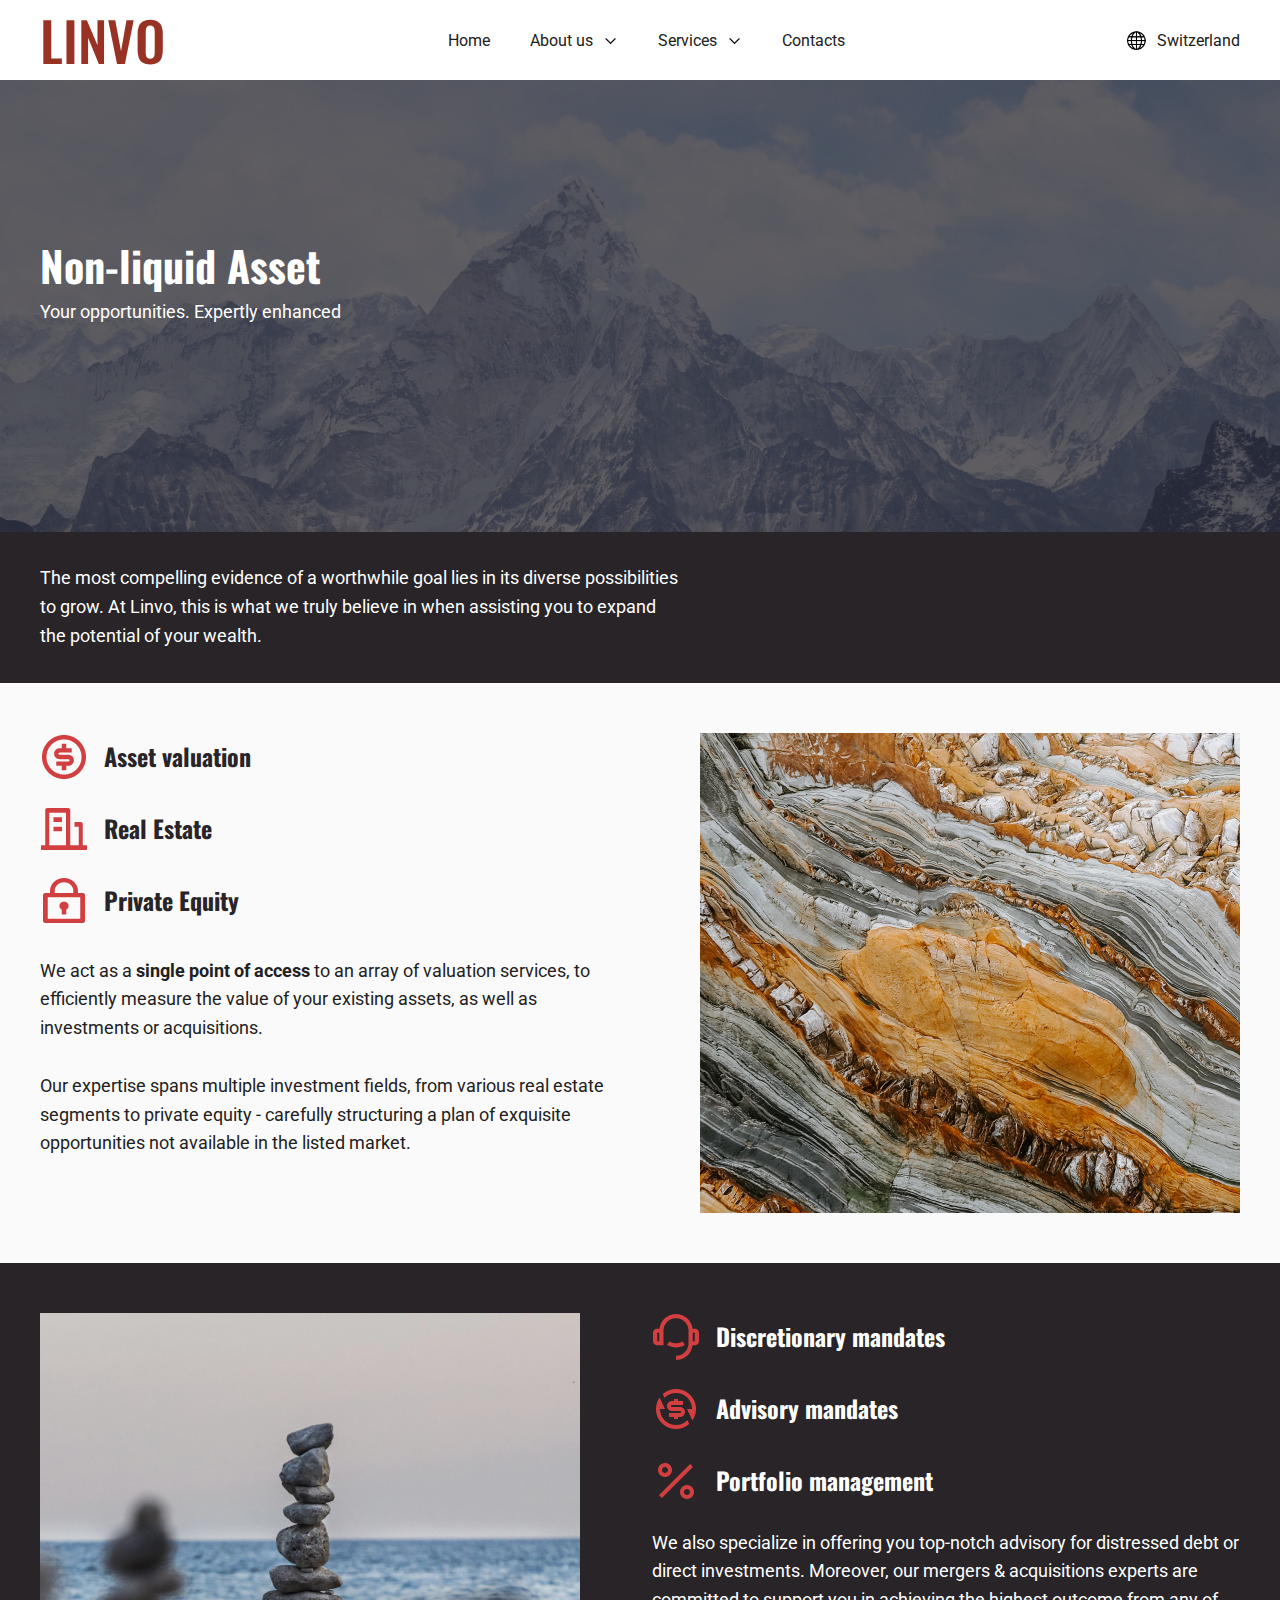
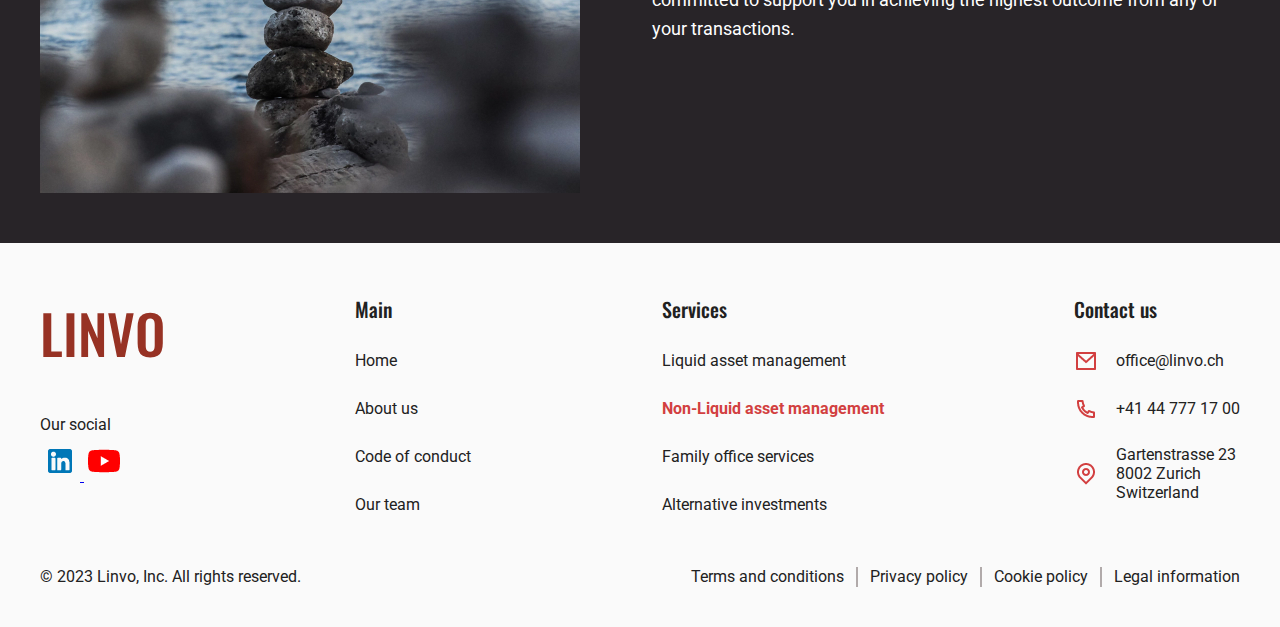
<file: pages/non_liquid_asset.html>
<!DOCTYPE html>
<html lang="en">
<head>
  <meta charset="UTF-8">
  <meta http-equiv="X-UA-Compatible" content="IE=edge">
  <meta name="viewport" content="width=device-width, initial-scale=1.0">
  <link rel="stylesheet" href="../styles/global.css">
  <link rel="stylesheet" href="../styles/non_liquid_asset.css">
  <title>Linvo</title>
  <link rel="shortcut icon" href="../images/general/favicon.ico" type="image/x-icon">
  <link rel="preconnect" href="https://fonts.googleapis.com">
  <link rel="preconnect" href="https://fonts.gstatic.com" crossorigin>
  <link
    href="https://fonts.googleapis.com/css2?family=Montserrat:wght@600&family=Oswald:wght@500;700&family=Roboto:wght@400;700&display=swap"
    rel="stylesheet">
  <script src="../main.js" defer></script>
</head>
<body class="non_liquid_body">
  <header class="header">
    <div class="header_wrapper container">
      <a href="../index.html" class="header_logo" title="Home page">
        LINVO
      </a>

      <nav class="nav">
        <ul class="nav_list">
          <li class="nav_item">
            <a href="../index.html" class="nav_link">
              Home
            </a>
          </li>

          <li class="nav_item">
            <a href="./about_us.html" class="nav_link link_with_arrow">
              About us
              <img src="../images/general/arrow_down.png" alt="arrow down" class="arrow_down">
            </a>
            <ul class="about_dropdown" aria-label="submenu">
              <li class="subitem">
                <a class="sublink" href="./about_us.html">About us</a>
              </li>

              <li class="subitem">
                <a class="sublink" href="./code_of_conduct.html">Code of Conduct</a>
              </li>

              <li class="subitem">
                <a class="sublink" href="./our_team.html">Our Team</a>
              </li>
            </ul>
          </li>

          <li class="nav_item">
            <a href="./our_services.html" class="nav_link link_with_arrow">
              Services
              <img src="../images/general/arrow_down.png" alt="arrow down" class="arrow_down">
            </span>
            <ul class="services_dropdown" aria-label="submenu">
              <li class="subitem">
                <a class="sublink" href="./liquid_asset_management.html">Liquid Asset Management</a>
              </li>

              <li class="subitem">
                <a class="sublink active_nav_link" href="./non_liquid_asset.html">Non-Liquid Asset Management</a>
              </li>

              <li class="subitem">
                <a class="sublink" href="./family_office.html">Family Office Services</a>
              </li>

              <li class="subitem">
                <a class="sublink" href="./alternative_investments.html">Alternative Investments</a>
              </li>
            </ul>
          </li>

          <li class="nav_item">
            <a href="./contacts.html" class="nav_link">
              Contacts
            </a>
          </li>
        </ul>
      </nav>

      <div class="country_wrapper">
        <div class="planet_image_wrapper">
          <img src="../images/general/sphere.png" class="planet_image" alt="planet image">
        </div>

        <p class="country_text">
          Switzerland
        </p>
      </div>
    </div>

    <div class="mobile_nav_wrapper">
      <a href="../index.html" class="header_logo">LINVO</a>
      <div class="menu">
        <div class="menu_icon">
          <span></span>
          <span></span>
          <span></span>
        </div>
        <nav class="mobile_nav">
          <ul class="menu_list">
            <li class="menu_item">
              <a href="../index.html" class="menu_link">Home</a>
            </li>
            <li class="menu_item">
              <a href="./about_us.html" class="menu_link">About us</a>
            </li>
            <li class="menu_item">
              <a href="./code_of_conduct.html" class="menu_link">Code of Conduct</a>
            </li>
            <li class="menu_item">
              <a href="./our_team.html" class="menu_link">Our Team</a>
            </li>
            <li class="menu_item">
              <a href="./our_services.html" class="menu_link">Services</a>
            </li>
            <li class="menu_item">
              <a href="./liquid_asset_management.html" class="menu_link">Liquid Asset Management</a>
            </li>
            <li class="menu_item">
              <a href="./non_liquid_asset.html" class="menu_link active_menu_link">Non-Liquid Asset Management</a>
            </li>
            <li class="menu_item">
              <a href="./family_office.html" class="menu_link">Family Office Services</a>
            </li>
            <li class="menu_item">
              <a href="./alternative_investments.html" class="menu_link">Alternative Investments</a>
            </li>
            <li class="menu_item">
              <a href="./contacts.html" class="menu_link">Contacts</a>
            </li>
          </ul>
        </nav>
      </div>
    </div>
  </header>

  <main class="non_liquid">
    <article class="non_liquid_introduction">
      <div class="container">
        <div class="non_liquid_introduction_info">
          <h1 class="article_title non_liquid_introduction_title">
            Non-liquid Asset
          </h1>

          <p class="non_liquid_introduction_text non_liquid_text">
            Your opportunities. Expertly enhanced
          </p>
        </div>
      </div>
    </article>

    <article class="non_liquid_general">
      <div class="container">
        <p class="non_liquid_general_text">
          The most compelling evidence of a worthwhile goal lies in its diverse
          possibilities to grow. At Linvo, this is what we truly believe in when
          assisting you to expand the potential of your wealth.
        </p>
      </div>
    </article>

    <article class="non_liquid_assets">
      <div class="container">
        <div class="non_liquid_assets_wrapper">
          <div class="non_liquid_assets_info">
            <div class="non_liquid_subtitle_block">
              <img src="../images/non_liquid/assets_logo_1.png" alt="Assets logo" class="non_liquid_logo">
              <h3 class="non_liquid_assets_subtitle non_liquid_subtitle">Asset valuation</h3>
            </div>

            <div class="non_liquid_subtitle_block">
              <img src="../images/non_liquid/assets_logo_2.png" alt="Assets logo" class="non_liquid_logo">
              <h3 class="non_liquid_assets_subtitle non_liquid_subtitle">Real Estate</h3>
            </div>

            <div class="non_liquid_subtitle_block">
              <img src="../images/non_liquid/assets_logo_3.png" alt="Assets logo" class="non_liquid_logo">
              <h3 class="non_liquid_assets_subtitle non_liquid_subtitle">Private Equity</h3>
            </div>

            <p class="non_liquid_assets_text non_liquid_text">
              We act as a <strong>single point of access</strong> to an array of valuation
              services, to efficiently measure the value of your existing assets,
              as well as investments or acquisitions.
              <br><br>
              Our expertise spans multiple investment fields, from various real
              estate segments to private equity - carefully structuring a plan of
              exquisite opportunities not available in the listed market.
            </p>
          </div>
          <img src="../images/non_liquid/assets.png" alt="Assets image" class="non_liquid_image">
        </div>
      </div>
    </article>

    <article class="non_liquid_mandates">
      <div class="container">
        <div class="non_liquid_mandates_wrapper">
          <div class="non_liquid_mandates_info">
            <div class="non_liquid_subtitle_block">
              <img src="../images/non_liquid/mandates_logo_1.png" alt="Assets logo" class="non_liquid_logo">
              <h3 class="non_liquid_mandates_subtitle non_liquid_subtitle">Discretionary mandates</h3>
            </div>

            <div class="non_liquid_subtitle_block">
              <img src="../images/non_liquid/mandates_logo_2.png" alt="Assets logo" class="non_liquid_logo">
              <h3 class="non_liquid_mandates_subtitle non_liquid_subtitle">Advisory mandates</h3>
            </div>

            <div class="non_liquid_subtitle_block">
              <img src="../images/non_liquid/mandates_logo_3.png" alt="Assets logo" class="non_liquid_logo">
              <h3 class="non_liquid_mandates_subtitle non_liquid_subtitle">Portfolio management</h3>
            </div>

            <p class="non_liquid_mandates_text non_liquid_text">
              We also specialize in offering you top-notch advisory for
              distressed debt or direct investments. Moreover, our mergers &
              acquisitions experts are committed to support you in achieving
              the highest outcome from any of your transactions.
            </p>
          </div>
          <img src="../images/non_liquid/mandates.png" alt="Assets image" class="non_liquid_image">
        </div>
      </div>
    </article>
  </main>

  <footer class="footer">
    <div class="container footer_container">
      <div class="footer_links_wrapper">
        <div class="first_block">
          <a href="../index.html" class="footer_logo" title="Home page">LINVO</a>
          <h4 class="social_subtitle">Our social</h4>
          <div class="social_wrapper">
            <a href="https://www.linkedin.com/" target="_blank">
              <img src="../images/general/linkedin.png" alt="linkedin icon">
            </a>

            <a href="https://www.youtube.com/" target="_blank">
              <img src="../images/general/youtube.png" alt="youtube icon">
            </a>
          </div>
        </div>

        <div class="second_block">
          <h3 class="footer_links_title">
            Main
          </h3>

          <ul class="footer_list">
            <li class="footer_item">
              <a href="../index.html" class="footer_link">
                Home
              </a>
            </li>

            <li class="footer_item">
              <a href="./about_us.html" class="footer_link">
                About us
              </a>
            </li>

            <li class="footer_item">
              <a href="./code_of_conduct.html" class="footer_link">
                Code of conduct
              </a>
            </li>

            <li class="footer_item">
              <a href="./our_team.html" class="footer_link">
                Our team
              </a>
            </li>
          </ul>
        </div>

        <div class="third_block">
          <h3 class="footer_links_title">
            Services
          </h3>

          <ul class="footer_list">
            <li class="footer_item">
              <a href="./liquid_asset_management.html" class="footer_link">
                Liquid asset management
              </a>
            </li>

            <li class="footer_item">
              <a href="./non_liquid_asset.html" class="footer_link footer_active_link">
                Non-Liquid asset management
              </a>
            </li>

            <li class="footer_item">
              <a href="./family_office.html" class="footer_link">
                Family office services
              </a>
            </li>

            <li class="footer_item">
              <a href="./alternative_investments.html" class="footer_link">
                Alternative investments
              </a>
            </li>
          </ul>
        </div>

        <div class="fourth_block">
          <h3 class="footer_links_title">
            Contact us
          </h3>

          <ul class="footer_list">
            <li class="footer_item">
              <div class="footer_link_wrapper">
                <img src="../images/general/mail_icon.png" alt="mail icon" class="footer_image">
                <a href="mailto:office@linvo.ch" class="footer_link">office@linvo.ch</a>
              </div>
            </li>

            <li class="footer_item">
              <div class="footer_link_wrapper">
                <img src="../images/general/phone_icon.png" alt="phone icon" class="footer_image">
                <a href="tel:+41 44 777 17 00" class="footer_link">+41 44 777 17 00</a>
              </div>
            </li>

            <li class="footer_item">
              <div class="footer_address_wrapper">
                <img src="../images/general/locate_icon.png" alt="locate icon" class="footer_image">
                <p class="footer_address">
                  Gartenstrasse 23
                  <br>
                  8002 Zurich
                  <br>
                  Switzerland
                </p>
              </div>
            </li>
          </ul>
        </div>
      </div>

      <div class="footer_copywrite">
        <div class="copywrite_text">
          © 2023 Linvo, Inc. All rights reserved.
        </div>

        <div class="corywrite_links_wrapper">
          <ul class="copywrite_list">
            <li class="copywrite_item">
              <a href="./terms_and_conditions.html" class="copywrite_link">
                Terms and conditions
              </a>
            </li>

            <div class="copywrite_line"></div>

            <li class="copywrite_item">
              <a href="./privacy_policy.html" class="copywrite_link">
                Privacy policy
              </a>
            </li>

            <div class="copywrite_line"></div>

            <li class="copywrite_item">
              <a href="./cookie_policy.html" class="copywrite_link">
                Cookie policy
              </a>
            </li>

            <div class="copywrite_line"></div>

            <li class="copywrite_item">
              <a href="./legal_information.html" class="copywrite_link">
                Legal information
              </a>
            </li>
          </ul>
        </div>
      </div>
    </div>
  </footer>
</body>
</html>
</file>
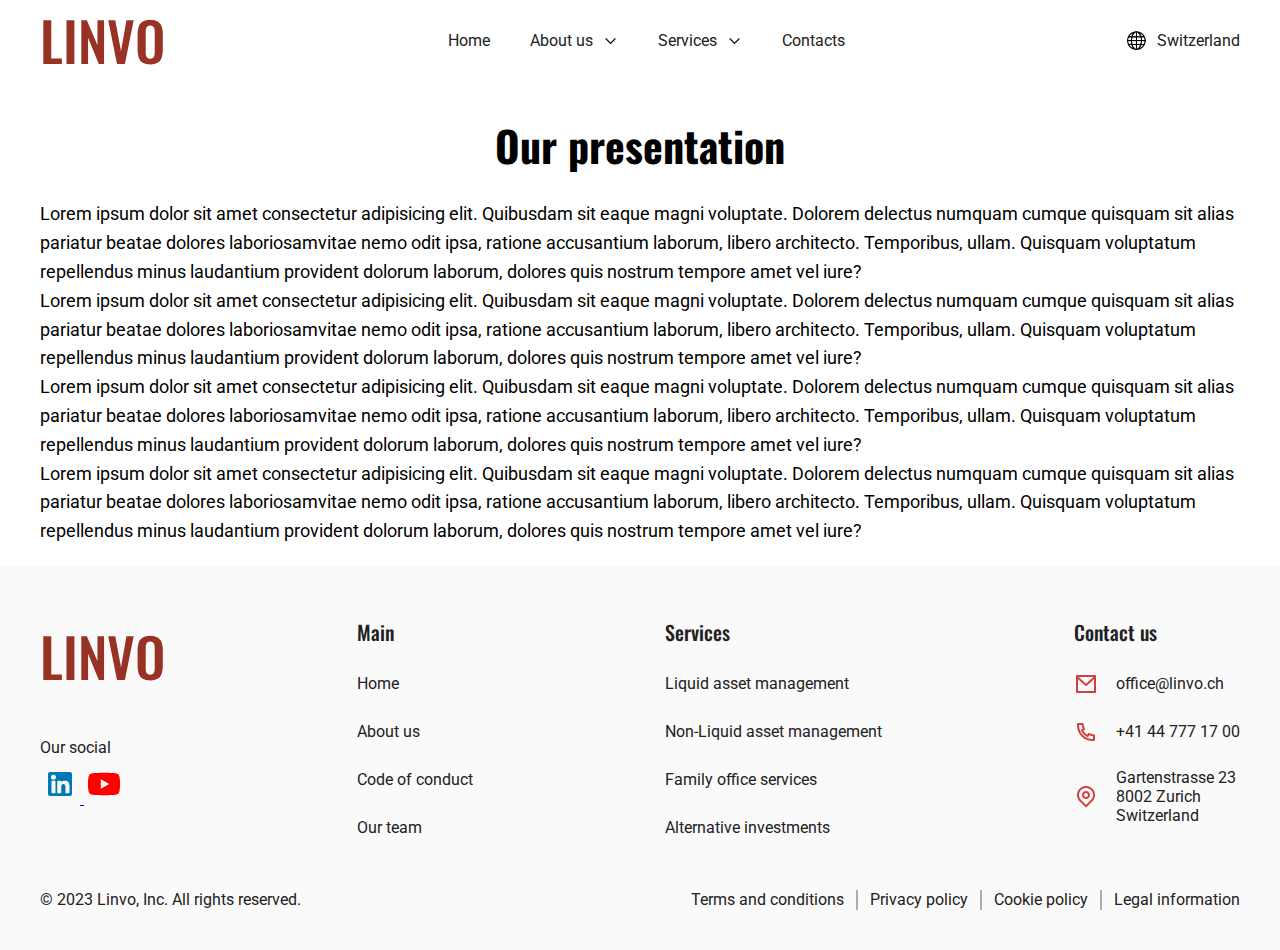
<file: pages/our_presentation.html>
<!DOCTYPE html>
<html lang="en">
<head>
  <meta charset="UTF-8">
  <meta http-equiv="X-UA-Compatible" content="IE=edge">
  <meta name="viewport" content="width=device-width, initial-scale=1.0">
  <link rel="stylesheet" href="../styles/global.css">
  <link rel="stylesheet" href="../styles/our_presentation.css">
  <title>Linvo</title>
  <link rel="shortcut icon" href="../images/general/favicon.ico" type="image/x-icon">
  <link rel="preconnect" href="https://fonts.googleapis.com">
  <link rel="preconnect" href="https://fonts.gstatic.com" crossorigin>
  <link
    href="https://fonts.googleapis.com/css2?family=Montserrat:wght@600&family=Oswald:wght@500;700&family=Roboto:wght@400;700&display=swap"
    rel="stylesheet">
  <script src="../main.js" defer></script>
</head>
<body>
  <header class="header">
    <div class="header_wrapper container">
      <a href="../index.html" class="header_logo" title="Home page">
        LINVO
      </a>

      <nav class="nav">
        <ul class="nav_list">
          <li class="nav_item">
            <a href="../index.html" class="nav_link">
              Home
            </a>
          </li>

          <li class="nav_item">
            <a href="./about_us.html" class="nav_link link_with_arrow">
              About us
              <img src="../images/general/arrow_down.png" alt="arrow down" class="arrow_down">
            </a>
            <ul class="about_dropdown" aria-label="submenu">
              <li class="subitem">
                <a class="sublink" href="./about_us.html">About us</a>
              </li>

              <li class="subitem">
                <a class="sublink" href="./code_of_conduct.html">Code of Conduct</a>
              </li>

              <li class="subitem">
                <a class="sublink" href="./our_team.html">Our Team</a>
              </li>
            </ul>
          </li>

          <li class="nav_item">
            <a href="./our_services.html" class="nav_link link_with_arrow">
              Services
              <img src="../images/general/arrow_down.png" alt="arrow down" class="arrow_down">
            </span>
            <ul class="services_dropdown" aria-label="submenu">
              <li class="subitem">
                <a class="sublink" href="./liquid_asset_management.html">Liquid Asset Management</a>
              </li>

              <li class="subitem">
                <a class="sublink" href="./non_liquid_asset.html">Non-Liquid Asset Management</a>
              </li>

              <li class="subitem">
                <a class="sublink" href="./family_office.html">Family Office Services</a>
              </li>

              <li class="subitem">
                <a class="sublink" href="./alternative_investments.html">Alternative Investments</a>
              </li>
            </ul>
          </li>

          <li class="nav_item">
            <a href="./contacts.html" class="nav_link">
              Contacts
            </a>
          </li>
        </ul>
      </nav>

      <div class="country_wrapper">
        <div class="planet_image_wrapper">
          <img src="../images/general/sphere.png" class="planet_image" alt="planet image">
        </div>

        <p class="country_text">
          Switzerland
        </p>
      </div>
    </div>

    <div class="mobile_nav_wrapper">
      <a href="../index.html" class="header_logo">LINVO</a>
      <div class="menu">
        <div class="menu_icon">
          <span></span>
          <span></span>
          <span></span>
        </div>
        <nav class="mobile_nav">
          <ul class="menu_list">
            <li class="menu_item">
              <a href="../index.html" class="menu_link">Home</a>
            </li>
            <li class="menu_item">
              <a href="./about_us.html" class="menu_link">About us</a>
            </li>
            <li class="menu_item">
              <a href="./code_of_conduct.html" class="menu_link">Code of Conduct</a>
            </li>
            <li class="menu_item">
              <a href="./our_team.html" class="menu_link">Our Team</a>
            </li>
            <li class="menu_item">
              <a href="./our_services.html" class="menu_link">Services</a>
            </li>
            <li class="menu_item">
              <a href="./liquid_asset_management.html" class="menu_link">Liquid Asset Management</a>
            </li>
            <li class="menu_item">
              <a href="./non_liquid_asset.html" class="menu_link">Non-Liquid Asset Management</a>
            </li>
            <li class="menu_item">
              <a href="./family_office.html" class="menu_link">Family Office Services</a>
            </li>
            <li class="menu_item">
              <a href="./alternative_investments.html" class="menu_link">Alternative Investments</a>
            </li>
            <li class="menu_item">
              <a href="./contacts.html" class="menu_link">Contacts</a>
            </li>
          </ul>
        </nav>
      </div>
    </div>
  </header>

  <main class="our_presentation">
    <div class="container">
      <h2 class="article_title our_presentation_title">
        Our presentation
      </h2>

      <p class="our_presentation_text">
        Lorem ipsum dolor sit amet consectetur adipisicing elit. Quibusdam sit eaque magni voluptate. Dolorem delectus numquam cumque
        quisquam sit alias pariatur beatae dolores laboriosamvitae nemo odit ipsa, ratione accusantium laborum, libero architecto. Temporibus,
        ullam. Quisquam voluptatum repellendus minus laudantium provident dolorum laborum, dolores quis nostrum tempore amet vel iure?
      </p>

      <p class="our_presentation_text">
        Lorem ipsum dolor sit amet consectetur adipisicing elit. Quibusdam sit eaque magni voluptate. Dolorem delectus numquam cumque
        quisquam sit alias pariatur beatae dolores laboriosamvitae nemo odit ipsa, ratione accusantium laborum, libero architecto. Temporibus,
        ullam. Quisquam voluptatum repellendus minus laudantium provident dolorum laborum, dolores quis nostrum tempore amet vel iure?
      </p>

      <p class="our_presentation_text">
        Lorem ipsum dolor sit amet consectetur adipisicing elit. Quibusdam sit eaque magni voluptate. Dolorem delectus numquam cumque
        quisquam sit alias pariatur beatae dolores laboriosamvitae nemo odit ipsa, ratione accusantium laborum, libero architecto. Temporibus,
        ullam. Quisquam voluptatum repellendus minus laudantium provident dolorum laborum, dolores quis nostrum tempore amet vel iure?
      </p>

      <p class="our_presentation_text">
        Lorem ipsum dolor sit amet consectetur adipisicing elit. Quibusdam sit eaque magni voluptate. Dolorem delectus numquam cumque
        quisquam sit alias pariatur beatae dolores laboriosamvitae nemo odit ipsa, ratione accusantium laborum, libero architecto. Temporibus,
        ullam. Quisquam voluptatum repellendus minus laudantium provident dolorum laborum, dolores quis nostrum tempore amet vel iure?
      </p>
    </div>
  </main>

  <footer class="footer">
    <div class="container footer_container">
      <div class="footer_links_wrapper">
        <div class="first_block">
          <a href="../index.html" class="footer_logo" title="Home page">LINVO</a>
          <h4 class="social_subtitle">Our social</h4>
          <div class="social_wrapper">
            <a href="https://www.linkedin.com/" target="_blank">
              <img src="../images/general/linkedin.png" alt="linkedin icon">
            </a>

            <a href="https://www.youtube.com/" target="_blank">
              <img src="../images/general/youtube.png" alt="youtube icon">
            </a>
          </div>
        </div>

        <div class="second_block">
          <h3 class="footer_links_title">
            Main
          </h3>

          <ul class="footer_list">
            <li class="footer_item">
              <a href="../index.html" class="footer_link">
                Home
              </a>
            </li>

            <li class="footer_item">
              <a href="./about_us.html" class="footer_link">
                About us
              </a>
            </li>

            <li class="footer_item">
              <a href="./code_of_conduct.html" class="footer_link">
                Code of conduct
              </a>
            </li>

            <li class="footer_item">
              <a href="./our_team.html" class="footer_link">
                Our team
              </a>
            </li>
          </ul>
        </div>

        <div class="third_block">
          <h3 class="footer_links_title">
            Services
          </h3>

          <ul class="footer_list">
            <li class="footer_item">
              <a href="./liquid_asset_management.html" class="footer_link">
                Liquid asset management
              </a>
            </li>

            <li class="footer_item">
              <a href="./non_liquid_asset.html" class="footer_link">
                Non-Liquid asset management
              </a>
            </li>

            <li class="footer_item">
              <a href="./family_office.html" class="footer_link">
                Family office services
              </a>
            </li>

            <li class="footer_item">
              <a href="./alternative_investments.html" class="footer_link">
                Alternative investments
              </a>
            </li>
          </ul>
        </div>

        <div class="fourth_block">
          <h3 class="footer_links_title">
            Contact us
          </h3>

          <ul class="footer_list">
            <li class="footer_item">
              <div class="footer_link_wrapper">
                <img src="../images/general/mail_icon.png" alt="mail icon" class="footer_image">
                <a href="mailto:office@linvo.ch" class="footer_link">office@linvo.ch</a>
              </div>
            </li>

            <li class="footer_item">
              <div class="footer_link_wrapper">
                <img src="../images/general/phone_icon.png" alt="phone icon" class="footer_image">
                <a href="tel:+41 44 777 17 00" class="footer_link">+41 44 777 17 00</a>
              </div>
            </li>

            <li class="footer_item">
              <div class="footer_address_wrapper">
                <img src="../images/general/locate_icon.png" alt="locate icon" class="footer_image">
                <p class="footer_address">
                  Gartenstrasse 23
                  <br>
                  8002 Zurich
                  <br>
                  Switzerland
                </p>
              </div>
            </li>
          </ul>
        </div>
      </div>

      <div class="footer_copywrite">
        <div class="copywrite_text">
          © 2023 Linvo, Inc. All rights reserved.
        </div>

        <div class="corywrite_links_wrapper">
          <ul class="copywrite_list">
            <li class="copywrite_item">
              <a href="./terms_and_conditions.html" class="copywrite_link">
                Terms and conditions
              </a>
            </li>

            <div class="copywrite_line"></div>

            <li class="copywrite_item">
              <a href="./privacy_policy.html" class="copywrite_link">
                Privacy policy
              </a>
            </li>

            <div class="copywrite_line"></div>

            <li class="copywrite_item">
              <a href="./cookie_policy.html" class="copywrite_link">
                Cookie policy
              </a>
            </li>

            <div class="copywrite_line"></div>

            <li class="copywrite_item">
              <a href="./legal_information.html" class="copywrite_link">
                Legal information
              </a>
            </li>
          </ul>
        </div>
      </div>
    </div>
  </footer>
</body>
</html>
</file>
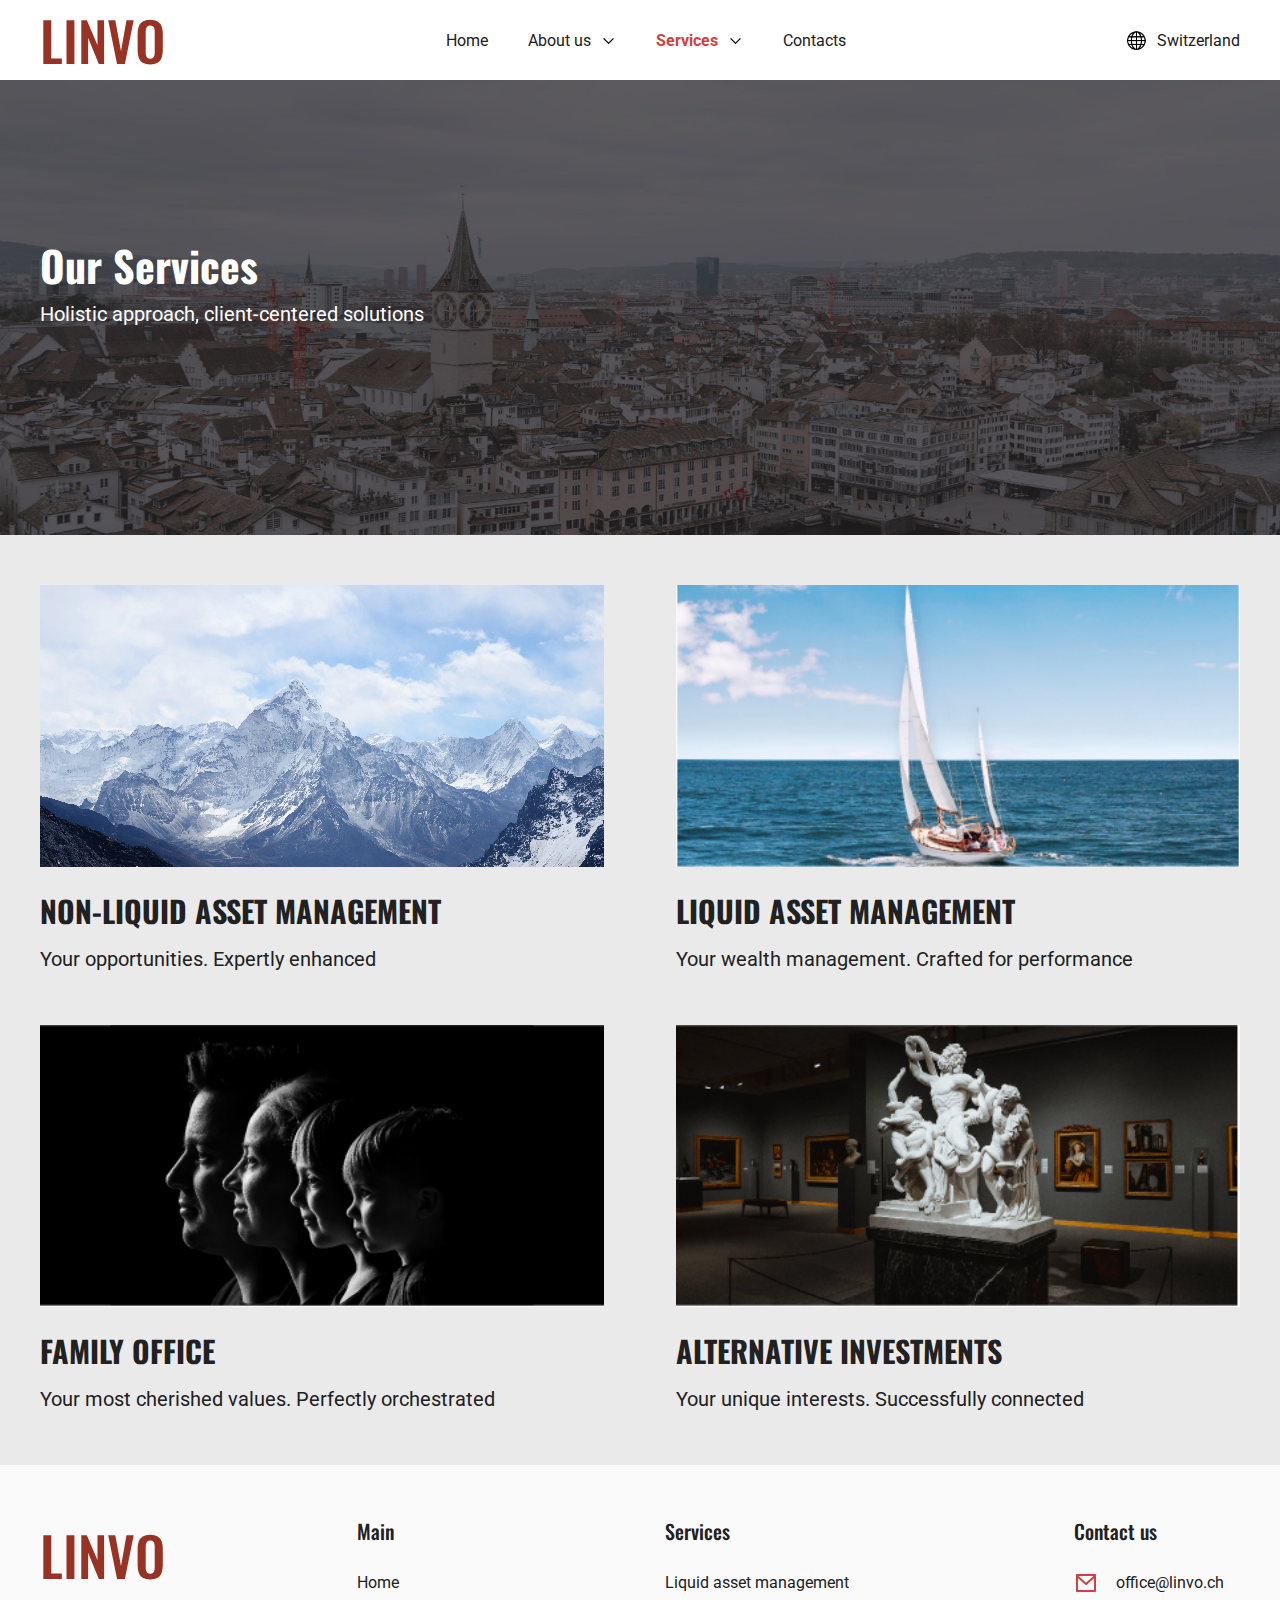
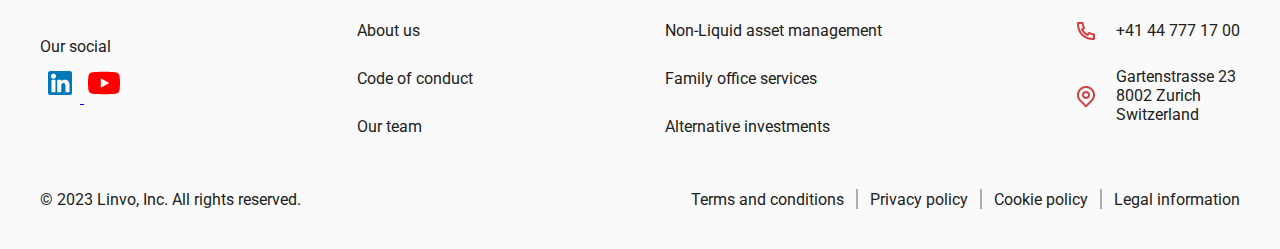
<file: pages/our_services.html>
<!DOCTYPE html>
<html lang="en">
<head>
  <meta charset="UTF-8">
  <meta http-equiv="X-UA-Compatible" content="IE=edge">
  <meta name="viewport" content="width=device-width, initial-scale=1.0">
  <link rel="stylesheet" href="../styles/global.css">
  <link rel="stylesheet" href="../styles/our_services.css">
  <title>Linvo</title>
  <link rel="shortcut icon" href="../images/general/favicon.ico" type="image/x-icon">
  <link rel="preconnect" href="https://fonts.googleapis.com">
  <link rel="preconnect" href="https://fonts.gstatic.com" crossorigin>
  <link
    href="https://fonts.googleapis.com/css2?family=Montserrat:wght@600&family=Oswald:wght@500;700&family=Roboto:wght@400;700&display=swap"
    rel="stylesheet">
  <script src="../main.js" defer></script>
</head>
<body class="our_services_body">
  <header class="header">
    <div class="header_wrapper container">
      <a href="../index.html" class="header_logo" title="Home page">
        LINVO
      </a>

      <nav class="nav">
        <ul class="nav_list">
          <li class="nav_item">
            <a href="../index.html" class="nav_link">
              Home
            </a>
          </li>

          <li class="nav_item">
            <a href="./about_us.html" class="nav_link link_with_arrow">
              About us
              <img src="../images/general/arrow_down.png" alt="arrow down" class="arrow_down">
            </a>
            <ul class="about_dropdown" aria-label="submenu">
              <li class="subitem">
                <a class="sublink" href="./about_us.html">About us</a>
              </li>

              <li class="subitem">
                <a class="sublink" href="./code_of_conduct.html">Code of Conduct</a>
              </li>

              <li class="subitem">
                <a class="sublink" href="./our_team.html">Our Team</a>
              </li>
            </ul>
          </li>

          <li class="nav_item">
            <a href="./our_services.html" class="nav_link link_with_arrow active_nav_link">
              Services
              <img src="../images/general/arrow_down.png" alt="arrow down" class="arrow_down">
            </span>
            <ul class="services_dropdown" aria-label="submenu">
              <li class="subitem">
                <a class="sublink" href="./liquid_asset_management.html">Liquid Asset Management</a>
              </li>

              <li class="subitem">
                <a class="sublink" href="./non_liquid_asset.html">Non-Liquid Asset Management</a>
              </li>

              <li class="subitem">
                <a class="sublink" href="./family_office.html">Family Office Services</a>
              </li>

              <li class="subitem">
                <a class="sublink" href="./alternative_investments.html">Alternative Investments</a>
              </li>
            </ul>
          </li>

          <li class="nav_item">
            <a href="./contacts.html" class="nav_link">
              Contacts
            </a>
          </li>
        </ul>
      </nav>

      <div class="country_wrapper">
        <div class="planet_image_wrapper">
          <img src="../images/general/sphere.png" class="planet_image" alt="planet image">
        </div>

        <p class="country_text">
          Switzerland
        </p>
      </div>
    </div>

    <div class="mobile_nav_wrapper">
      <a href="../index.html" class="header_logo">LINVO</a>
      <div class="menu">
        <div class="menu_icon">
          <span></span>
          <span></span>
          <span></span>
        </div>
        <nav class="mobile_nav">
          <ul class="menu_list">
            <li class="menu_item">
              <a href="../index.html" class="menu_link">Home</a>
            </li>
            <li class="menu_item">
              <a href="./about_us.html" class="menu_link">About us</a>
            </li>
            <li class="menu_item">
              <a href="./code_of_conduct.html" class="menu_link">Code of Conduct</a>
            </li>
            <li class="menu_item">
              <a href="./our_team.html" class="menu_link">Our Team</a>
            </li>
            <li class="menu_item">
              <a href="./our_services.html" class="menu_link active_menu_link">Services</a>
            </li>
            <li class="menu_item">
              <a href="./liquid_asset_management.html" class="menu_link">Liquid Asset Management</a>
            </li>
            <li class="menu_item">
              <a href="./non_liquid_asset.html" class="menu_link">Non-Liquid Asset Management</a>
            </li>
            <li class="menu_item">
              <a href="./family_office.html" class="menu_link">Family Office Services</a>
            </li>
            <li class="menu_item">
              <a href="./alternative_investments.html" class="menu_link">Alternative Investments</a>
            </li>
            <li class="menu_item">
              <a href="./contacts.html" class="menu_link">Contacts</a>
            </li>
          </ul>
        </nav>
      </div>
    </div>
  </header>

  <main class="our_services">
    <article class="our_services_introduction">
      <div class="container">
        <div class="our_services_introduction_info">
          <h1 class="article_title our_services_introduction_title">
            Our Services
          </h1>

          <p class="our_services_introduction_text our_services_text">
            Holistic approach, client-centered solutions
          </p>
        </div>
      </div>
    </article>

    <article class="our_services_links">
      <div class="container">
        <div class="links_top_wrapper">
          <a href="./non_liquid_asset.html" class="our_services_link">
            <img src="../images/services/NLAM.png" alt="Service picture" class="our_services_link_image">
            <h3 class="our_services_link_title">NON-LIQUID ASSET MANAGEMENT</h3>
            <p class="our_services_link_info our_services_text">Your opportunities. Expertly enhanced</p>
          </a>

          <a href="./liquid_asset_management.html" class="our_services_link">
            <img src="../images/services/LAM.png" alt="Service picture" class="our_services_link_image">
            <h3 class="our_services_link_title">LIQUID ASSET MANAGEMENT</h3>
            <p class="our_services_link_info our_services_text">Your wealth management. Crafted for performance</p>
          </a>
        </div>

        <div class="links_bottom_wrapper">
          <a href="./family_office.html" class="our_services_link">
            <img src="../images/services/FO.png" alt="Service picture" class="our_services_link_image">
            <h3 class="our_services_link_title">FAMILY OFFICE</h3>
            <p class="our_services_link_info our_services_text">Your most cherished values. Perfectly orchestrated</p>
          </a>

          <a href="./alternative_investments.html" class="our_services_link">
            <img src="../images/services/AI.png" alt="Service picture" class="our_services_link_image">
            <h3 class="our_services_link_title">ALTERNATIVE INVESTMENTS</h3>
            <p class="our_services_link_info our_services_text">Your unique interests. Successfully connected</p>
          </a>
        </div>
      </div>
    </article>
  </main>

  <footer class="footer">
    <div class="container footer_container">
      <div class="footer_links_wrapper">
        <div class="first_block">
          <a href="../index.html" class="footer_logo" title="Home page">LINVO</a>
          <h4 class="social_subtitle">Our social</h4>
          <div class="social_wrapper">
            <a href="https://www.linkedin.com/" target="_blank">
              <img src="../images/general/linkedin.png" alt="linkedin icon">
            </a>

            <a href="https://www.youtube.com/" target="_blank">
              <img src="../images/general/youtube.png" alt="youtube icon">
            </a>
          </div>
        </div>

        <div class="second_block">
          <h3 class="footer_links_title">
            Main
          </h3>

          <ul class="footer_list">
            <li class="footer_item">
              <a href="../index.html" class="footer_link">
                Home
              </a>
            </li>

            <li class="footer_item">
              <a href="./about_us.html" class="footer_link">
                About us
              </a>
            </li>

            <li class="footer_item">
              <a href="./code_of_conduct.html" class="footer_link">
                Code of conduct
              </a>
            </li>

            <li class="footer_item">
              <a href="./our_team.html" class="footer_link">
                Our team
              </a>
            </li>
          </ul>
        </div>

        <div class="third_block">
          <h3 class="footer_links_title">
            Services
          </h3>

          <ul class="footer_list">
            <li class="footer_item">
              <a href="./liquid_asset_management.html" class="footer_link">
                Liquid asset management
              </a>
            </li>

            <li class="footer_item">
              <a href="./non_liquid_asset.html" class="footer_link">
                Non-Liquid asset management
              </a>
            </li>

            <li class="footer_item">
              <a href="./family_office.html" class="footer_link">
                Family office services
              </a>
            </li>

            <li class="footer_item">
              <a href="./alternative_investments.html" class="footer_link">
                Alternative investments
              </a>
            </li>
          </ul>
        </div>

        <div class="fourth_block">
          <h3 class="footer_links_title">
            Contact us
          </h3>

          <ul class="footer_list">
            <li class="footer_item">
              <div class="footer_link_wrapper">
                <img src="../images/general/mail_icon.png" alt="mail icon" class="footer_image">
                <a href="mailto:office@linvo.ch" class="footer_link">office@linvo.ch</a>
              </div>
            </li>

            <li class="footer_item">
              <div class="footer_link_wrapper">
                <img src="../images/general/phone_icon.png" alt="phone icon" class="footer_image">
                <a href="tel:+41 44 777 17 00" class="footer_link">+41 44 777 17 00</a>
              </div>
            </li>

            <li class="footer_item">
              <div class="footer_address_wrapper">
                <img src="../images/general/locate_icon.png" alt="locate icon" class="footer_image">
                <p class="footer_address">
                  Gartenstrasse 23
                  <br>
                  8002 Zurich
                  <br>
                  Switzerland
                </p>
              </div>
            </li>
          </ul>
        </div>
      </div>

      <div class="footer_copywrite">
        <div class="copywrite_text">
          © 2023 Linvo, Inc. All rights reserved.
        </div>

        <div class="corywrite_links_wrapper">
          <ul class="copywrite_list">
            <li class="copywrite_item">
              <a href="./terms_and_conditions.html" class="copywrite_link">
                Terms and conditions
              </a>
            </li>

            <div class="copywrite_line"></div>

            <li class="copywrite_item">
              <a href="./privacy_policy.html" class="copywrite_link">
                Privacy policy
              </a>
            </li>

            <div class="copywrite_line"></div>

            <li class="copywrite_item">
              <a href="./cookie_policy.html" class="copywrite_link">
                Cookie policy
              </a>
            </li>

            <div class="copywrite_line"></div>

            <li class="copywrite_item">
              <a href="./legal_information.html" class="copywrite_link">
                Legal information
              </a>
            </li>
          </ul>
        </div>
      </div>
    </div>
  </footer>
</body>
</html>
</file>
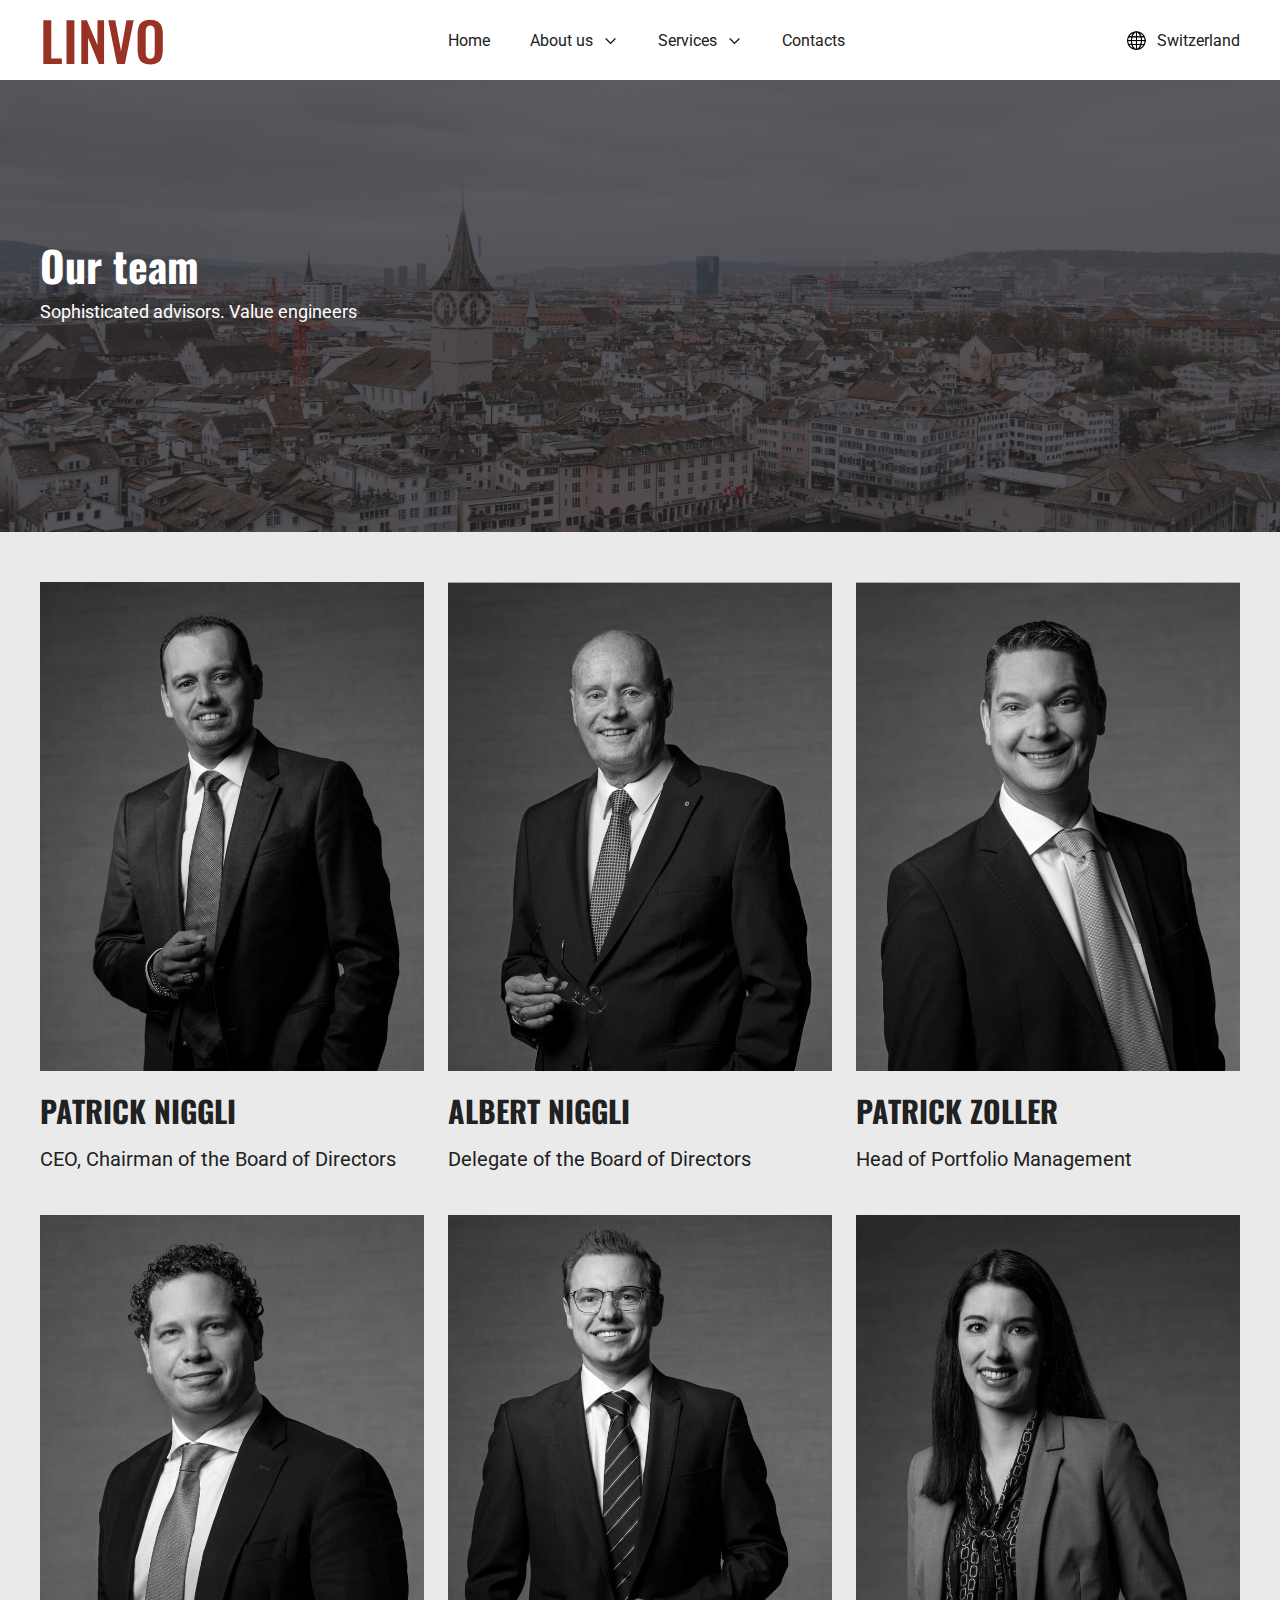
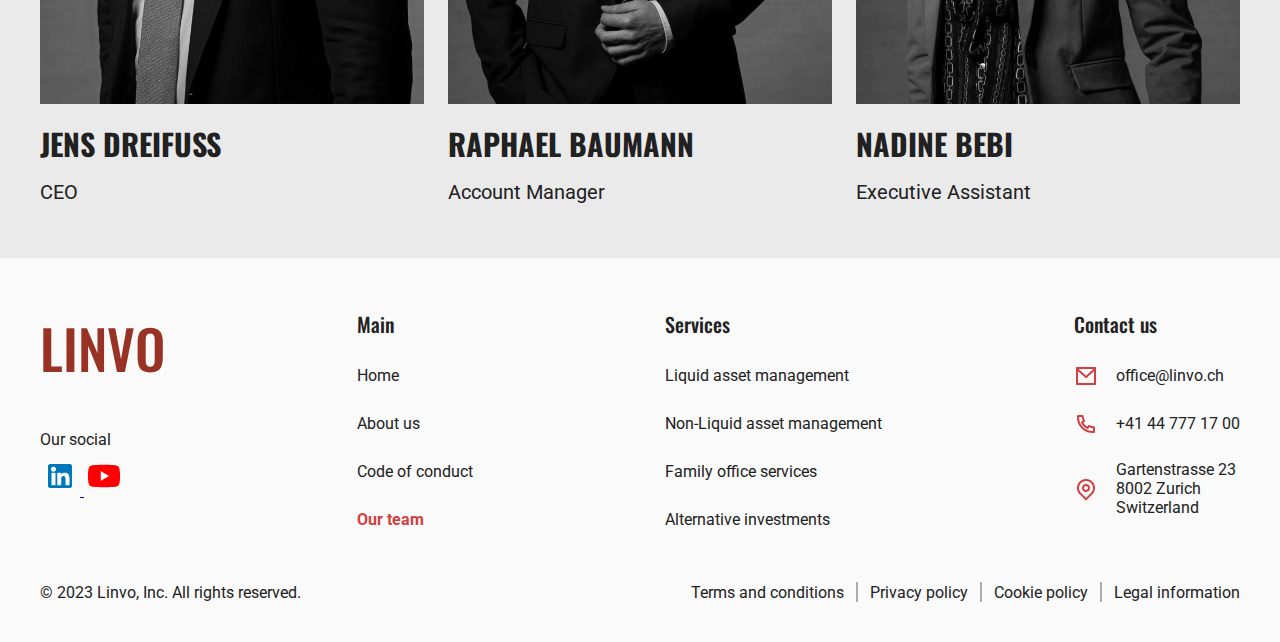
<file: pages/our_team.html>
<!DOCTYPE html>
<html lang="en">
<head>
  <meta charset="UTF-8">
  <meta http-equiv="X-UA-Compatible" content="IE=edge">
  <meta name="viewport" content="width=device-width, initial-scale=1.0">
  <meta name="viewport" content="width=device-width, initial-scale=1.0">
  <link rel="stylesheet" href="../styles/global.css">
  <link rel="stylesheet" href="../styles/our_team.css">
  <title>Linvo</title>
  <link rel="shortcut icon" href="../images/general/favicon.ico" type="image/x-icon">
  <link rel="preconnect" href="https://fonts.googleapis.com">
  <link rel="preconnect" href="https://fonts.gstatic.com" crossorigin>
  <link
    href="https://fonts.googleapis.com/css2?family=Montserrat:wght@600&family=Oswald:wght@500;700&family=Roboto:wght@400;700&display=swap"
    rel="stylesheet">
  <script src="../main.js" defer></script>
</head>
<body class="team_body">
  <header class="header">
    <div class="header_wrapper container">
      <a href="../index.html" class="header_logo" title="Home page">
        LINVO
      </a>

      <nav class="nav">
        <ul class="nav_list">
          <li class="nav_item">
            <a href="../index.html" class="nav_link">
              Home
            </a>
          </li>

          <li class="nav_item">
            <a href="./about_us.html" class="nav_link link_with_arrow">
              About us
              <img src="../images/general/arrow_down.png" alt="arrow down" class="arrow_down">
            </a>
            <ul class="about_dropdown" aria-label="submenu">
              <li class="subitem">
                <a class="sublink" href="./about_us.html">About us</a>
              </li>

              <li class="subitem">
                <a class="sublink" href="./code_of_conduct.html">Code of Conduct</a>
              </li>

              <li class="subitem">
                <a class="sublink active_nav_link" href="./our_team.html">Our Team</a>
              </li>
            </ul>
          </li>

          <li class="nav_item">
            <a href="./our_services.html" class="nav_link link_with_arrow">
              Services
              <img src="../images/general/arrow_down.png" alt="arrow down" class="arrow_down">
            </span>
            <ul class="services_dropdown" aria-label="submenu">
              <li class="subitem">
                <a class="sublink" href="./liquid_asset_management.html">Liquid Asset Management</a>
              </li>

              <li class="subitem">
                <a class="sublink" href="./non_liquid_asset.html">Non-Liquid Asset Management</a>
              </li>

              <li class="subitem">
                <a class="sublink" href="./family_office.html">Family Office Services</a>
              </li>

              <li class="subitem">
                <a class="sublink" href="./alternative_investments.html">Alternative Investments</a>
              </li>
            </ul>
          </li>

          <li class="nav_item">
            <a href="./contacts.html" class="nav_link">
              Contacts
            </a>
          </li>
        </ul>
      </nav>

      <div class="country_wrapper">
        <div class="planet_image_wrapper">
          <img src="../images/general/sphere.png" class="planet_image" alt="planet image">
        </div>

        <p class="country_text">
          Switzerland
        </p>
      </div>
    </div>

    <div class="mobile_nav_wrapper">
      <a href="../index.html" class="header_logo">LINVO</a>
      <div class="menu">
        <div class="menu_icon">
          <span></span>
          <span></span>
          <span></span>
        </div>
        <nav class="mobile_nav">
          <ul class="menu_list">
            <li class="menu_item">
              <a href="../index.html" class="menu_link">Home</a>
            </li>
            <li class="menu_item">
              <a href="./about_us.html" class="menu_link">About us</a>
            </li>
            <li class="menu_item">
              <a href="./code_of_conduct.html" class="menu_link">Code of Conduct</a>
            </li>
            <li class="menu_item">
              <a href="./our_team.html" class="menu_link active_menu_link">Our Team</a>
            </li>
            <li class="menu_item">
              <a href="./our_services.html" class="menu_link">Services</a>
            </li>
            <li class="menu_item">
              <a href="./liquid_asset_management.html" class="menu_link">Liquid Asset Management</a>
            </li>
            <li class="menu_item">
              <a href="./non_liquid_asset.html" class="menu_link">Non-Liquid Asset Management</a>
            </li>
            <li class="menu_item">
              <a href="./family_office.html" class="menu_link">Family Office Services</a>
            </li>
            <li class="menu_item">
              <a href="./alternative_investments.html" class="menu_link">Alternative Investments</a>
            </li>
            <li class="menu_item">
              <a href="./contacts.html" class="menu_link">Contacts</a>
            </li>
          </ul>
        </nav>
      </div>
    </div>
  </header>

  <main class="team">
    <article class="team_introduction">
      <div class="container">
        <div class="team_introduction_info">
          <h1 class="article_title team_introduction_title">
            Our team
          </h1>

          <p class="team_introduction_text">
            Sophisticated advisors. Value engineers
          </p>
        </div>
      </div>
    </article>

    <article class="teammates">
      <div class="container">
        <div class="teammates_wrapper">
          <div class="teammate">
            <img src="../images/team/teammate_photo_1.png" alt="Man photo" class="teammate_photo">
            <h2 class="teammate_name">PATRICK NIGGLI</h2>
            <p class="teammate_possition">CEO, Chairman of the Board of Directors</p>
          </div>

          <div class="teammate">
            <img src="../images/team/teammate_photo_2.png" alt="Man photo" class="teammate_photo">
            <h2 class="teammate_name">ALBERT NIGGLI</h2>
            <p class="teammate_possition">Delegate of the Board of Directors</p>
          </div>

          <div class="teammate">
            <img src="../images/team/teammate_photo_3.png" alt="Man photo" class="teammate_photo">
            <h2 class="teammate_name">PATRICK ZOLLER</h2>
            <p class="teammate_possition">Head of Portfolio Management</p>
          </div>

          <div class="teammate">
            <img src="../images/team/teammate_photo_4.png" alt="Man photo" class="teammate_photo">
            <h2 class="teammate_name">JENS DREIFUSS</h2>
            <p class="teammate_possition">CEO</p>
          </div>

          <div class="teammate">
            <img src="../images/team/teammate_photo_5.png" alt="Man photo" class="teammate_photo">
            <h2 class="teammate_name">RAPHAEL BAUMANN</h2>
            <p class="teammate_possition">Account Manager</p>
          </div>

          <div class="teammate">
            <img src="../images/team/teammate_photo_6.png" alt="Woman photo" class="teammate_photo">
            <h2 class="teammate_name">NADINE BEBI</h2>
            <p class="teammate_possition">Executive Assistant</p>
          </div>
        </div>
      </div>
    </article>
  </main>

  <footer class="footer">
    <div class="container footer_container">
      <div class="footer_links_wrapper">
        <div class="first_block">
          <a href="../index.html" class="footer_logo" title="Home page">LINVO</a>
          <h4 class="social_subtitle">Our social</h4>
          <div class="social_wrapper">
            <a href="https://www.linkedin.com/" target="_blank">
              <img src="../images/general/linkedin.png" alt="linkedin icon">
            </a>

            <a href="https://www.youtube.com/" target="_blank">
              <img src="../images/general/youtube.png" alt="youtube icon">
            </a>
          </div>
        </div>

        <div class="second_block">
          <h3 class="footer_links_title">
            Main
          </h3>

          <ul class="footer_list">
            <li class="footer_item">
              <a href="../index.html" class="footer_link">
                Home
              </a>
            </li>

            <li class="footer_item">
              <a href="./about_us.html" class="footer_link">
                About us
              </a>
            </li>

            <li class="footer_item">
              <a href="./code_of_conduct.html" class="footer_link">
                Code of conduct
              </a>
            </li>

            <li class="footer_item">
              <a href="./our_team.html" class="footer_link footer_active_link">
                Our team
              </a>
            </li>
          </ul>
        </div>

        <div class="third_block">
          <h3 class="footer_links_title">
            Services
          </h3>

          <ul class="footer_list">
            <li class="footer_item">
              <a href="./liquid_asset_management.html" class="footer_link">
                Liquid asset management
              </a>
            </li>

            <li class="footer_item">
              <a href="./non_liquid_asset.html" class="footer_link">
                Non-Liquid asset management
              </a>
            </li>

            <li class="footer_item">
              <a href="./family_office.html" class="footer_link">
                Family office services
              </a>
            </li>

            <li class="footer_item">
              <a href="./alternative_investments.html" class="footer_link">
                Alternative investments
              </a>
            </li>
          </ul>
        </div>

        <div class="fourth_block">
          <h3 class="footer_links_title">
            Contact us
          </h3>

          <ul class="footer_list">
            <li class="footer_item">
              <div class="footer_link_wrapper">
                <img src="../images/general/mail_icon.png" alt="mail icon" class="footer_image">
                <a href="mailto:office@linvo.ch" class="footer_link">office@linvo.ch</a>
              </div>
            </li>

            <li class="footer_item">
              <div class="footer_link_wrapper">
                <img src="../images/general/phone_icon.png" alt="phone icon" class="footer_image">
                <a href="tel:+41 44 777 17 00" class="footer_link">+41 44 777 17 00</a>
              </div>
            </li>

            <li class="footer_item">
              <div class="footer_address_wrapper">
                <img src="../images/general/locate_icon.png" alt="locate icon" class="footer_image">
                <p class="footer_address">
                  Gartenstrasse 23
                  <br>
                  8002 Zurich
                  <br>
                  Switzerland
                </p>
              </div>
            </li>
          </ul>
        </div>
      </div>

      <div class="footer_copywrite">
        <div class="copywrite_text">
          © 2023 Linvo, Inc. All rights reserved.
        </div>

        <div class="corywrite_links_wrapper">
          <ul class="copywrite_list">
            <li class="copywrite_item">
              <a href="./terms_and_conditions.html" class="copywrite_link">
                Terms and conditions
              </a>
            </li>

            <div class="copywrite_line"></div>

            <li class="copywrite_item">
              <a href="./privacy_policy.html" class="copywrite_link">
                Privacy policy
              </a>
            </li>

            <div class="copywrite_line"></div>

            <li class="copywrite_item">
              <a href="./cookie_policy.html" class="copywrite_link">
                Cookie policy
              </a>
            </li>

            <div class="copywrite_line"></div>

            <li class="copywrite_item">
              <a href="./legal_information.html" class="copywrite_link">
                Legal information
              </a>
            </li>
          </ul>
        </div>
      </div>
    </div>
  </footer>
</body>
</html>
</file>
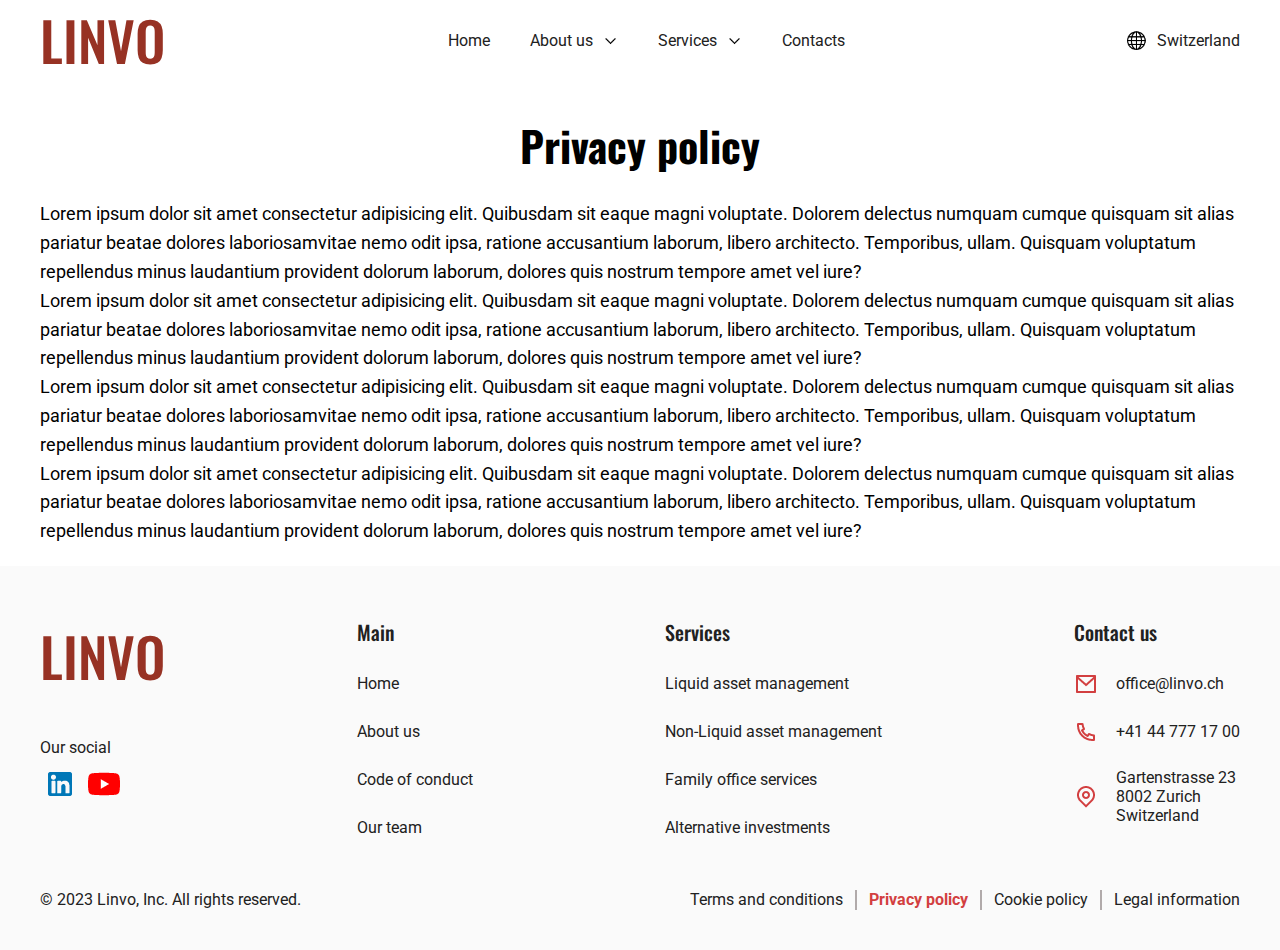
<file: pages/privacy_policy.html>
<!DOCTYPE html>
<html lang="en">
<head>
  <meta charset="UTF-8">
  <meta http-equiv="X-UA-Compatible" content="IE=edge">
  <meta name="viewport" content="width=device-width, initial-scale=1.0">
  <link rel="stylesheet" href="../styles/global.css">
  <link rel="stylesheet" href="../styles/privacy_policy.css">
  <title>Linvo</title>
  <link rel="shortcut icon" href="../images/general/favicon.ico" type="image/x-icon">
  <link rel="preconnect" href="https://fonts.googleapis.com">
  <link rel="preconnect" href="https://fonts.gstatic.com" crossorigin>
  <link
    href="https://fonts.googleapis.com/css2?family=Montserrat:wght@600&family=Oswald:wght@500;700&family=Roboto:wght@400;700&display=swap"
    rel="stylesheet">
  <script src="../main.js" defer></script>
</head>
<body>
  <header class="header">
    <div class="header_wrapper container">
      <a href="../index.html" class="header_logo" title="Home page">
        LINVO
      </a>

      <nav class="nav">
        <ul class="nav_list">
          <li class="nav_item">
            <a href="../index.html" class="nav_link">
              Home
            </a>
          </li>

          <li class="nav_item">
            <a href="./about_us.html" class="nav_link link_with_arrow">
              About us
              <img src="../images/general/arrow_down.png" alt="arrow down" class="arrow_down">
            </a>
            <ul class="about_dropdown" aria-label="submenu">
              <li class="subitem">
                <a class="sublink" href="./about_us.html">About us</a>
              </li>

              <li class="subitem">
                <a class="sublink" href="./code_of_conduct.html">Code of Conduct</a>
              </li>

              <li class="subitem">
                <a class="sublink" href="./our_team.html">Our Team</a>
              </li>
            </ul>
          </li>

          <li class="nav_item">
            <a href="./our_services.html" class="nav_link link_with_arrow">
              Services
              <img src="../images/general/arrow_down.png" alt="arrow down" class="arrow_down">
            </span>
            <ul class="services_dropdown" aria-label="submenu">
              <li class="subitem">
                <a class="sublink" href="./liquid_asset_management.html">Liquid Asset Management</a>
              </li>

              <li class="subitem">
                <a class="sublink" href="./non_liquid_asset.html">Non-Liquid Asset Management</a>
              </li>

              <li class="subitem">
                <a class="sublink" href="./family_office.html">Family Office Services</a>
              </li>

              <li class="subitem">
                <a class="sublink" href="./alternative_investments.html">Alternative Investments</a>
              </li>
            </ul>
          </li>

          <li class="nav_item">
            <a href="./contacts.html" class="nav_link">
              Contacts
            </a>
          </li>
        </ul>
      </nav>

      <div class="country_wrapper">
        <div class="planet_image_wrapper">
          <img src="../images/general/sphere.png" class="planet_image" alt="planet image">
        </div>

        <p class="country_text">
          Switzerland
        </p>
      </div>
    </div>

    <div class="mobile_nav_wrapper">
      <a href="../index.html" class="header_logo">LINVO</a>
      <div class="menu">
        <div class="menu_icon">
          <span></span>
          <span></span>
          <span></span>
        </div>
        <nav class="mobile_nav">
          <ul class="menu_list">
            <li class="menu_item">
              <a href="../index.html" class="menu_link">Home</a>
            </li>
            <li class="menu_item">
              <a href="./about_us.html" class="menu_link">About us</a>
            </li>
            <li class="menu_item">
              <a href="./code_of_conduct.html" class="menu_link">Code of Conduct</a>
            </li>
            <li class="menu_item">
              <a href="./our_team.html" class="menu_link">Our Team</a>
            </li>
            <li class="menu_item">
              <a href="./our_services.html" class="menu_link">Services</a>
            </li>
            <li class="menu_item">
              <a href="./liquid_asset_management.html" class="menu_link">Liquid Asset Management</a>
            </li>
            <li class="menu_item">
              <a href="./non_liquid_asset.html" class="menu_link">Non-Liquid Asset Management</a>
            </li>
            <li class="menu_item">
              <a href="./family_office.html" class="menu_link">Family Office Services</a>
            </li>
            <li class="menu_item">
              <a href="./alternative_investments.html" class="menu_link">Alternative Investments</a>
            </li>
            <li class="menu_item">
              <a href="./contacts.html" class="menu_link">Contacts</a>
            </li>
          </ul>
        </nav>
      </div>
    </div>
  </header>

  <main class="privacy_policy">
    <div class="container">
      <h2 class="article_title privacy_policy_title">
        Privacy policy
      </h2>

      <p class="privacy_policy_text">
        Lorem ipsum dolor sit amet consectetur adipisicing elit. Quibusdam sit eaque magni voluptate. Dolorem delectus numquam cumque
        quisquam sit alias pariatur beatae dolores laboriosamvitae nemo odit ipsa, ratione accusantium laborum, libero architecto. Temporibus,
        ullam. Quisquam voluptatum repellendus minus laudantium provident dolorum laborum, dolores quis nostrum tempore amet vel iure?
      </p>

      <p class="privacy_policy_text">
        Lorem ipsum dolor sit amet consectetur adipisicing elit. Quibusdam sit eaque magni voluptate. Dolorem delectus numquam cumque
        quisquam sit alias pariatur beatae dolores laboriosamvitae nemo odit ipsa, ratione accusantium laborum, libero architecto. Temporibus,
        ullam. Quisquam voluptatum repellendus minus laudantium provident dolorum laborum, dolores quis nostrum tempore amet vel iure?
      </p>

      <p class="privacy_policy_text">
        Lorem ipsum dolor sit amet consectetur adipisicing elit. Quibusdam sit eaque magni voluptate. Dolorem delectus numquam cumque
        quisquam sit alias pariatur beatae dolores laboriosamvitae nemo odit ipsa, ratione accusantium laborum, libero architecto. Temporibus,
        ullam. Quisquam voluptatum repellendus minus laudantium provident dolorum laborum, dolores quis nostrum tempore amet vel iure?
      </p>

      <p class="privacy_policy_text">
        Lorem ipsum dolor sit amet consectetur adipisicing elit. Quibusdam sit eaque magni voluptate. Dolorem delectus numquam cumque
        quisquam sit alias pariatur beatae dolores laboriosamvitae nemo odit ipsa, ratione accusantium laborum, libero architecto. Temporibus,
        ullam. Quisquam voluptatum repellendus minus laudantium provident dolorum laborum, dolores quis nostrum tempore amet vel iure?
      </p>
    </div>
  </main>

  <footer class="footer">
    <div class="container footer_container">
      <div class="footer_links_wrapper">
        <div class="first_block">
          <a href="../index.html" class="footer_logo" title="Home page">LINVO</a>
          <h4 class="social_subtitle">Our social</h4>
          <div class="social_wrapper">
            <a href="linkedin"><img src="../images/general/linkedin.png" alt="linkedin image"></a>
            <a href="youtube"><img src="../images/general/youtube.png" alt="youtube image"></a>
          </div>
        </div>

        <div class="second_block">
          <h3 class="footer_links_title">
            Main
          </h3>

          <ul class="footer_list">
            <li class="footer_item">
              <a href="../index.html" class="footer_link">
                Home
              </a>
            </li>

            <li class="footer_item">
              <a href="./about_us.html" class="footer_link">
                About us
              </a>
            </li>

            <li class="footer_item">
              <a href="./code_of_conduct.html" class="footer_link">
                Code of conduct
              </a>
            </li>

            <li class="footer_item">
              <a href="./our_team.html" class="footer_link">
                Our team
              </a>
            </li>
          </ul>
        </div>

        <div class="third_block">
          <h3 class="footer_links_title">
            Services
          </h3>

          <ul class="footer_list">
            <li class="footer_item">
              <a href="./liquid_asset_management.html" class="footer_link">
                Liquid asset management
              </a>
            </li>

            <li class="footer_item">
              <a href="./non_liquid_asset.html" class="footer_link">
                Non-Liquid asset management
              </a>
            </li>

            <li class="footer_item">
              <a href="./family_office.html" class="footer_link">
                Family office services
              </a>
            </li>

            <li class="footer_item">
              <a href="./alternative_investments.html" class="footer_link">
                Alternative investments
              </a>
            </li>
          </ul>
        </div>

        <div class="fourth_block">
          <h3 class="footer_links_title">
            Contact us
          </h3>

          <ul class="footer_list">
            <li class="footer_item">
              <div class="footer_link_wrapper">
                <img src="../images/general/mail_icon.png" alt="mail icon" class="footer_image">
                <a href="mailto:office@linvo.ch" class="footer_link">office@linvo.ch</a>
              </div>
            </li>

            <li class="footer_item">
              <div class="footer_link_wrapper">
                <img src="../images/general/phone_icon.png" alt="phone icon" class="footer_image">
                <a href="tel:+41 44 777 17 00" class="footer_link">+41 44 777 17 00</a>
              </div>
            </li>

            <li class="footer_item">
              <div class="footer_address_wrapper">
                <img src="../images/general/locate_icon.png" alt="locate icon" class="footer_image">
                <p class="footer_address">
                  Gartenstrasse 23
                  <br>
                  8002 Zurich
                  <br>
                  Switzerland
                </p>
              </div>
            </li>
          </ul>
        </div>
      </div>

      <div class="footer_copywrite">
        <div class="copywrite_text">
          © 2023 Linvo, Inc. All rights reserved.
        </div>

        <div class="corywrite_links_wrapper">
          <ul class="copywrite_list">
            <li class="copywrite_item">
              <a href="./terms_and_conditions.html" class="copywrite_link">
                Terms and conditions
              </a>
            </li>

            <div class="copywrite_line"></div>

            <li class="copywrite_item">
              <a href="./privacy_policy.html" class="copywrite_link active_copywrite_link">
                Privacy policy
              </a>
            </li>

            <div class="copywrite_line"></div>

            <li class="copywrite_item">
              <a href="./cookie_policy.html" class="copywrite_link">
                Cookie policy
              </a>
            </li>

            <div class="copywrite_line"></div>

            <li class="copywrite_item">
              <a href="./legal_information.html" class="copywrite_link">
                Legal information
              </a>
            </li>
          </ul>
        </div>
      </div>
    </div>
  </footer>
</body>
</html>
</file>
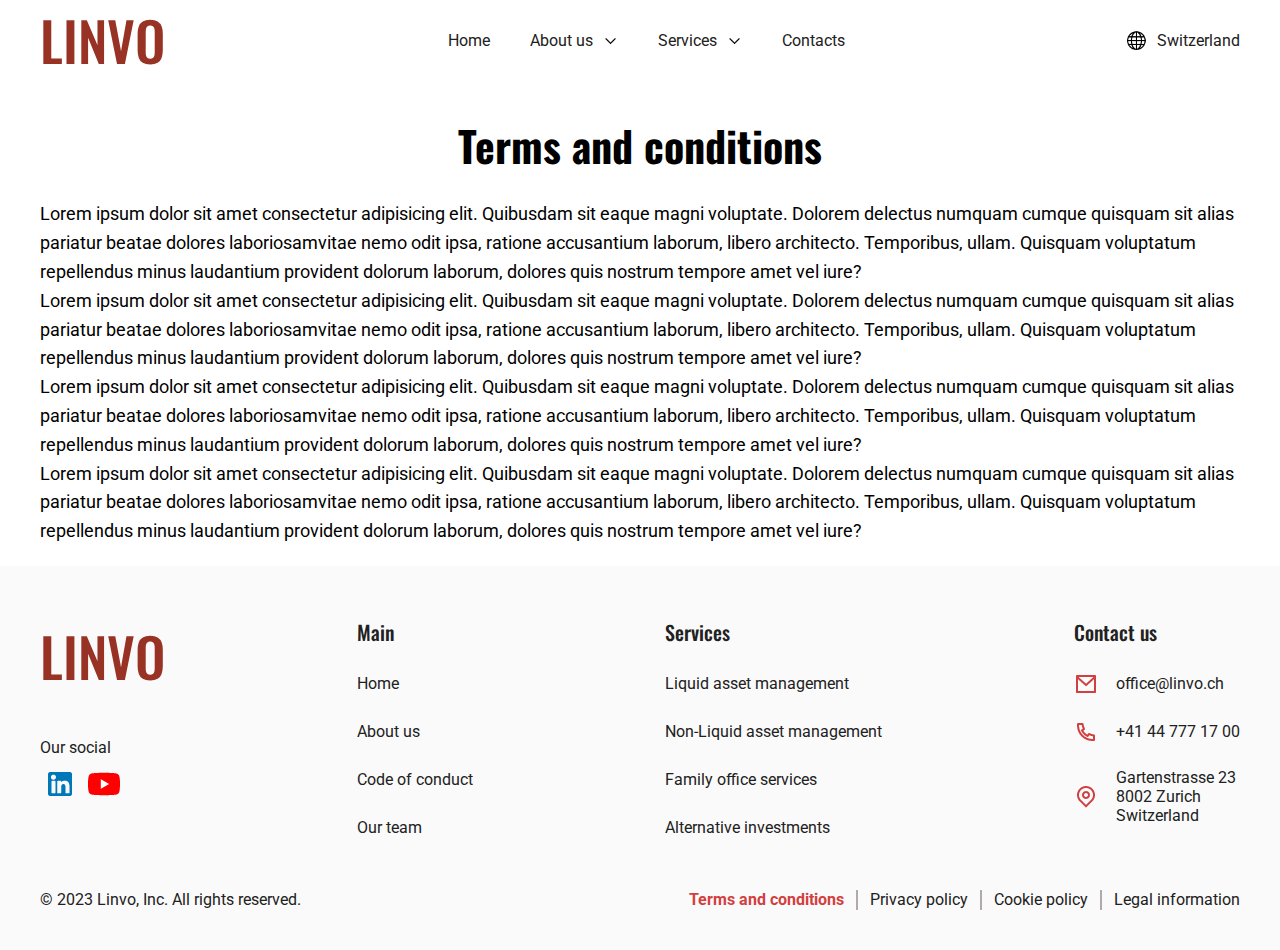
<file: pages/terms_and_conditions.html>
<!DOCTYPE html>
<html lang="en">
<head>
  <meta charset="UTF-8">
  <meta http-equiv="X-UA-Compatible" content="IE=edge">
  <meta name="viewport" content="width=device-width, initial-scale=1.0">
  <link rel="stylesheet" href="../styles/global.css">
  <link rel="stylesheet" href="../styles/terms_and_conditions.css">
  <title>Linvo</title>
  <link rel="shortcut icon" href="../images/general/favicon.ico" type="image/x-icon">
  <link rel="preconnect" href="https://fonts.googleapis.com">
  <link rel="preconnect" href="https://fonts.gstatic.com" crossorigin>
  <link
    href="https://fonts.googleapis.com/css2?family=Montserrat:wght@600&family=Oswald:wght@500;700&family=Roboto:wght@400;700&display=swap"
    rel="stylesheet">
  <script src="../main.js" defer></script>
</head>
<body>
  <header class="header">
    <div class="header_wrapper container">
      <a href="../index.html" class="header_logo" title="Home page">
        LINVO
      </a>

      <nav class="nav">
        <ul class="nav_list">
          <li class="nav_item">
            <a href="../index.html" class="nav_link">
              Home
            </a>
          </li>

          <li class="nav_item">
            <a href="./about_us.html" class="nav_link link_with_arrow">
              About us
              <img src="../images/general/arrow_down.png" alt="arrow down" class="arrow_down">
            </a>
            <ul class="about_dropdown" aria-label="submenu">
              <li class="subitem">
                <a class="sublink" href="./about_us.html">About us</a>
              </li>

              <li class="subitem">
                <a class="sublink" href="./code_of_conduct.html">Code of Conduct</a>
              </li>

              <li class="subitem">
                <a class="sublink" href="./our_team.html">Our Team</a>
              </li>
            </ul>
          </li>

          <li class="nav_item">
            <a href="./our_services.html" class="nav_link link_with_arrow">
              Services
              <img src="../images/general/arrow_down.png" alt="arrow down" class="arrow_down">
            </span>
            <ul class="services_dropdown" aria-label="submenu">
              <li class="subitem">
                <a class="sublink" href="./liquid_asset_management.html">Liquid Asset Management</a>
              </li>

              <li class="subitem">
                <a class="sublink" href="./non_liquid_asset.html">Non-Liquid Asset Management</a>
              </li>

              <li class="subitem">
                <a class="sublink" href="./family_office.html">Family Office Services</a>
              </li>

              <li class="subitem">
                <a class="sublink" href="./alternative_investments.html">Alternative Investments</a>
              </li>
            </ul>
          </li>

          <li class="nav_item">
            <a href="./contacts.html" class="nav_link">
              Contacts
            </a>
          </li>
        </ul>
      </nav>

      <div class="country_wrapper">
        <div class="planet_image_wrapper">
          <img src="../images/general/sphere.png" class="planet_image" alt="planet image">
        </div>

        <p class="country_text">
          Switzerland
        </p>
      </div>
    </div>

    <div class="mobile_nav_wrapper">
      <a href="../index.html" class="header_logo">LINVO</a>
      <div class="menu">
        <div class="menu_icon">
          <span></span>
          <span></span>
          <span></span>
        </div>
        <nav class="mobile_nav">
          <ul class="menu_list">
            <li class="menu_item">
              <a href="../index.html" class="menu_link">Home</a>
            </li>
            <li class="menu_item">
              <a href="./about_us.html" class="menu_link">About us</a>
            </li>
            <li class="menu_item">
              <a href="./code_of_conduct.html" class="menu_link">Code of Conduct</a>
            </li>
            <li class="menu_item">
              <a href="./our_team.html" class="menu_link">Our Team</a>
            </li>
            <li class="menu_item">
              <a href="./our_services.html" class="menu_link">Services</a>
            </li>
            <li class="menu_item">
              <a href="./liquid_asset_management.html" class="menu_link">Liquid Asset Management</a>
            </li>
            <li class="menu_item">
              <a href="./non_liquid_asset.html" class="menu_link">Non-Liquid Asset Management</a>
            </li>
            <li class="menu_item">
              <a href="./family_office.html" class="menu_link">Family Office Services</a>
            </li>
            <li class="menu_item">
              <a href="./alternative_investments.html" class="menu_link">Alternative Investments</a>
            </li>
            <li class="menu_item">
              <a href="./contacts.html" class="menu_link">Contacts</a>
            </li>
          </ul>
        </nav>
      </div>
    </div>
  </header>

  <main class="terms_and_conditions">
    <div class="container">
      <h2 class="article_title terms_and_conditions_title">
        Terms and conditions
      </h2>

      <p class="terms_and_conditions_text">
        Lorem ipsum dolor sit amet consectetur adipisicing elit. Quibusdam sit eaque magni voluptate. Dolorem delectus numquam cumque
        quisquam sit alias pariatur beatae dolores laboriosamvitae nemo odit ipsa, ratione accusantium laborum, libero architecto. Temporibus,
        ullam. Quisquam voluptatum repellendus minus laudantium provident dolorum laborum, dolores quis nostrum tempore amet vel iure?
      </p>

      <p class="terms_and_conditions_text">
        Lorem ipsum dolor sit amet consectetur adipisicing elit. Quibusdam sit eaque magni voluptate. Dolorem delectus numquam cumque
        quisquam sit alias pariatur beatae dolores laboriosamvitae nemo odit ipsa, ratione accusantium laborum, libero architecto. Temporibus,
        ullam. Quisquam voluptatum repellendus minus laudantium provident dolorum laborum, dolores quis nostrum tempore amet vel iure?
      </p>

      <p class="terms_and_conditions_text">
        Lorem ipsum dolor sit amet consectetur adipisicing elit. Quibusdam sit eaque magni voluptate. Dolorem delectus numquam cumque
        quisquam sit alias pariatur beatae dolores laboriosamvitae nemo odit ipsa, ratione accusantium laborum, libero architecto. Temporibus,
        ullam. Quisquam voluptatum repellendus minus laudantium provident dolorum laborum, dolores quis nostrum tempore amet vel iure?
      </p>

      <p class="terms_and_conditions_text">
        Lorem ipsum dolor sit amet consectetur adipisicing elit. Quibusdam sit eaque magni voluptate. Dolorem delectus numquam cumque
        quisquam sit alias pariatur beatae dolores laboriosamvitae nemo odit ipsa, ratione accusantium laborum, libero architecto. Temporibus,
        ullam. Quisquam voluptatum repellendus minus laudantium provident dolorum laborum, dolores quis nostrum tempore amet vel iure?
      </p>
    </div>
  </main>

  <footer class="footer">
    <div class="container footer_container">
      <div class="footer_links_wrapper">
        <div class="first_block">
          <a href="../index.html" class="footer_logo" title="Home page">LINVO</a>
          <h4 class="social_subtitle">Our social</h4>
          <div class="social_wrapper">
            <a href="linkedin"><img src="../images/general/linkedin.png" alt="linkedin image"></a>
            <a href="youtube"><img src="../images/general/youtube.png" alt="youtube image"></a>
          </div>
        </div>

        <div class="second_block">
          <h3 class="footer_links_title">
            Main
          </h3>

          <ul class="footer_list">
            <li class="footer_item">
              <a href="../index.html" class="footer_link">
                Home
              </a>
            </li>

            <li class="footer_item">
              <a href="./about_us.html" class="footer_link">
                About us
              </a>
            </li>

            <li class="footer_item">
              <a href="./code_of_conduct.html" class="footer_link">
                Code of conduct
              </a>
            </li>

            <li class="footer_item">
              <a href="./our_team.html" class="footer_link">
                Our team
              </a>
            </li>
          </ul>
        </div>

        <div class="third_block">
          <h3 class="footer_links_title">
            Services
          </h3>

          <ul class="footer_list">
            <li class="footer_item">
              <a href="./liquid_asset_management.html" class="footer_link">
                Liquid asset management
              </a>
            </li>

            <li class="footer_item">
              <a href="./non_liquid_asset.html" class="footer_link">
                Non-Liquid asset management
              </a>
            </li>

            <li class="footer_item">
              <a href="./family_office.html" class="footer_link">
                Family office services
              </a>
            </li>

            <li class="footer_item">
              <a href="./alternative_investments.html" class="footer_link">
                Alternative investments
              </a>
            </li>
          </ul>
        </div>

        <div class="fourth_block">
          <h3 class="footer_links_title">
            Contact us
          </h3>

          <ul class="footer_list">
            <li class="footer_item">
              <div class="footer_link_wrapper">
                <img src="../images/general/mail_icon.png" alt="mail icon" class="footer_image">
                <a href="mailto:office@linvo.ch" class="footer_link">office@linvo.ch</a>
              </div>
            </li>

            <li class="footer_item">
              <div class="footer_link_wrapper">
                <img src="../images/general/phone_icon.png" alt="phone icon" class="footer_image">
                <a href="tel:+41 44 777 17 00" class="footer_link">+41 44 777 17 00</a>
              </div>
            </li>

            <li class="footer_item">
              <div class="footer_address_wrapper">
                <img src="../images/general/locate_icon.png" alt="locate icon" class="footer_image">
                <p class="footer_address">
                  Gartenstrasse 23
                  <br>
                  8002 Zurich
                  <br>
                  Switzerland
                </p>
              </div>
            </li>
          </ul>
        </div>
      </div>

      <div class="footer_copywrite">
        <div class="copywrite_text">
          © 2023 Linvo, Inc. All rights reserved.
        </div>

        <div class="corywrite_links_wrapper">
          <ul class="copywrite_list">
            <li class="copywrite_item">
              <a href="./terms_and_conditions.html" class="copywrite_link active_copywrite_link">
                Terms and conditions
              </a>
            </li>

            <div class="copywrite_line"></div>

            <li class="copywrite_item">
              <a href="./privacy_policy.html" class="copywrite_link">
                Privacy policy
              </a>
            </li>

            <div class="copywrite_line"></div>

            <li class="copywrite_item">
              <a href="./cookie_policy.html" class="copywrite_link">
                Cookie policy
              </a>
            </li>

            <div class="copywrite_line"></div>

            <li class="copywrite_item">
              <a href="./legal_information.html" class="copywrite_link">
                Legal information
              </a>
            </li>
          </ul>
        </div>
      </div>
    </div>
  </footer>
</body>
</html>
</file>
<file: styles/global.css>
* {
  margin: 0;
  padding: 0;
  box-sizing: border-box;
  -webkit-box-sizing: border-box;
  --oswald-font: 'Oswald', 'Helvetica', 'sans-serif';
  --roboto-font: 'Roboto', 'Helvetica', 'sans-serif';
  --montserrat-font: 'Montserrat', 'Helvetica', 'sans-serif';
}

html,
body {
  width: 100vw;
  scroll-behavior: smooth;
  overflow-x: hidden;
}

.header {
  background-color: #fff;
}

.container {
  max-width: 1200px;
  margin: 0 auto;
}

.article_title {
  font-family: var(--oswald-font);
  font-size: 56px;
  line-height: 1.286;
  font-weight: 700;
}

.header_wrapper {
  display: flex;
  justify-content: space-between;
  align-items: center;
  margin: 0 auto;
  height: 80px;
}

.header_logo {
  color: #973224;
  text-decoration: none;
  font-family: var(--oswald-font);
  font-weight: 500;
  font-size: 54px;
}

.nav_list {
  display: flex;
  list-style: none;
  margin: 0;
  padding-left: 0;
}

.nav_item {
  list-style: none;
  font-family: var(--roboto-font);
  font-weight: 400;
  font-size: 16px;
  transition: all 0.3s ease-in-out;
}

.arrow_down {
  height: 15px;
  width: 15px;
  margin-left: 10px;
}

.link_with_arrow {
  display: flex;
  align-items: center;
  justify-content: start;
}

.nav_item,
.subitem {
  background: #fff;
  display: block;
  float: left;
  position: relative;
  text-decoration: none;
  transition-duration: 0.5s;
}

.subitem {
  padding: 10px;
}

.sublink {
  text-decoration: none;
  color: #212121;
}

.sublink:hover {
  color: #D23F40;
}

.about_dropdown {
  background-color: #fff;
  visibility: hidden;
  opacity: 0;
  min-width: 10rem;
  position: absolute;
  transition: all 0.5s ease;
  padding-top: 2rem;
  left: 0;
  display: none;
}

.nav_item:hover > .about_dropdown,
.nav_item:focus-within > .about_dropdown,
.about_dropdown:hover,
.about_dropdown:focus {
  display: block;
  visibility: visible;
  opacity: 1;
}

.services_dropdown {
  background-color: #fff;
  visibility: hidden;
  opacity: 0;
  min-width: 15rem;
  position: absolute;
  transition: all 0.5s ease;
  padding-top: 2rem;
  left: 0;
  display: none;
}

.nav_item:hover > .services_dropdown,
.nav_item:focus-within > .services_dropdown,
.services_dropdown:hover,
.services_dropdown:focus {
  display: block;
  visibility: visible;
  opacity: 1;
}

.nav_item:not(:last-child) {
  margin-right: 40px;
}

.nav_link {
  cursor: pointer;
  text-decoration: none;
  color: #212121;
}

.nav_link:hover {
  color: #D23F40;
}

.active_nav_link {
  color: #D23F40;
  font-weight: 700;
}

.country_wrapper {
  display: flex;
  align-items: center;
}

.planet_image_wrapper {
  display: flex;
}

.planet_image {
  width: 20px;
  height: 20px;
  margin-right: 10px;
}

.country_text {
  font-family: var(--roboto-font);
  font-weight: 400;
  font-size: 16px;
  color: #212121;
}

.lock {
  height: 100vh;
  overflow: hidden;
}

.mobile_nav_wrapper {
  background-color: #fff;
  padding: 0 60px;
  height: 80px;
  display: none;
  justify-content: space-between;
  align-items: center;
  position: relative;
}

.mobile_nav.active {
  left: 0;
}

.menu_icon {
  display: block;
  width: 30px;
  height: 18px;
  position: relative;
  z-index: 5;
  cursor: pointer;
}

.menu_icon span {
  position: absolute;
  top: calc(50% - 1px);
  left: 0;
  width: 100%;
  height: 2px;
  background-color: #973224;
  transition: all 0.2s;
}

.menu_icon span:first-child {
  top: 0;
}

.menu_icon span:last-child {
  top: auto;
  bottom: 0;
}

.menu_icon.active span {
  transform: scale(0);
}

.menu_icon.active span:first-child {
  transform: rotate(-45deg);
  top: calc(50% - 1px);
}

.menu_icon.active span:last-child {
  transform: rotate(45deg);
  bottom: calc(50% - 1px);
}

.mobile_nav {
  position: absolute;
  top: 80px;
  left: -100%;
  height: calc(100dvh - 80px);
  width: 100%;
  border-top: 2px solid #973224;
  transition: all 0.2s;
}

.menu_list {
  display: flex;
  flex-direction: column;
  justify-content: space-evenly;
  padding: 10px 30px 100px;
  text-align: center;
  list-style: none;
  height: 100%;
  background-color: #eaeaea;
  overflow: auto;
}

.menu_link {
  display: block;
  font-family: var(--oswald-font);
  font-size: 30px;
  line-height: 2;
  color: #212121;
  text-decoration: none;
}

.active_menu_link {
  color: #973224;
  text-decoration: underline;
}

.footer {
  background-color: #fafafa;
}

.footer_links_wrapper {
  padding-top: 80px;
  padding-bottom: 70px;
  display: flex;
  justify-content: space-between;
}

.footer_logo {
  color: #973224;
  text-decoration: none;
  font-family: var(--oswald-font);
  font-weight: 500;
  font-size: 54px;
}

.social_subtitle {
  font-family: var(--roboto-font);
  font-weight: 400;
  font-size: 16px;
  line-height: 1.5;
  color: #212121;
  padding-top: 40px;
  padding-bottom: 4px;
}

.footer_links_title {
  font-family: var(--oswald-font);
  font-weight: 500;
  font-size: 20px;
  line-height: 1.6;
  color: #212121;
}

.footer_item {
  list-style: none;
  padding-top: 24px;
}

.footer_link {
  text-decoration: none;
  color: #212121;
  font-family: var(--roboto-font);
  font-weight: 400;
  font-size: 16px;
  line-height: 1.5;
}

.footer_link:hover {
  color: #d23f40;
}

.footer_active_link {
  color: #D23F40;
  font-weight: 700;
}

.footer_link_wrapper {
  display: flex;
  align-items: center;
}

.footer_copywrite {
  color: #212121;
}

.footer_image {
  margin-right: 18px;
}

.footer_address_wrapper {
  display: flex;
  align-items: center;
}

.footer_address {
  color: #212121;
  font-family: var(--roboto-font);
  font-weight: 400;
  font-size: 16px;
}

.footer_copywrite {
  display: flex;
  align-items: center;
  justify-content: space-between;
  padding-bottom: 80px;
}

.copywrite_text {
  color: #212121;
  font-family: var(--roboto-font);
  font-weight: 400;
  font-size: 16px;
}

.copywrite_list {
  display: flex;
  align-items: center;
}

.copywrite_item {
  list-style: none;
}

.copywrite_link {
  text-decoration: none;
  color: #212121;
  font-family: var(--roboto-font);
  font-weight: 400;
  font-size: 16px;
}

.copywrite_link:hover {
  color: #D23F40;
}

.active_copywrite_link {
  color: #D23F40;
  font-weight: 700;
}

.copywrite_line {
  content: '';
  width: 2px;
  height: 20px;
  background-color: rgb(177, 170, 170);
  margin: 0 12px;
}

@media (max-width: 1600px) {
  .footer_links_wrapper {
    padding-top: 70px;
  }

  .footer_copywrite {
    padding-bottom: 70px;
  }
}

@media (max-width: 1440px) {
  .article_title {
    font-size: 50px;
    line-height: 1.2;
  }

  .footer_links_wrapper {
    padding-top: 65px;
  }

  .footer_copywrite {
    padding-bottom: 65px;
  }
}

@media (max-width: 1366px) {
  .article_title {
    font-size: 46px;
  }

  .footer_links_wrapper {
    padding: 60px 0;
  }

  .footer_copywrite {
    padding-bottom: 60px;
  }
}

@media (max-width: 1280px) {
  .article_title {
    font-size: 42px;
  }

  .footer_links_wrapper {
    padding: 50px 0;
  }

  .footer_copywrite {
    padding-bottom: 40px;
  }
}

@media (max-width: 1024px) {
  .container {
    max-width: 900px;
  }

  .header {
    padding: 10px 0;
  }

  .header_wrapper {
    height: 60px;
  }

  .header_logo {
    font-size: 40px;
  }

  .article_title {
    font-size: 38px;
  }

  .footer_links_wrapper {
    padding: 40px 0;
  }

  .footer_logo {
    font-size: 44px;
  }

  .footer_item {
    padding-top: 20px;
  }

  .footer_copywrite {
    padding-bottom: 30px;
  }
}

@media (max-width: 1024px) and (min-height: 1366px) {
  .header {
    padding: 0;
  }
  
  .header_wrapper {
    display: none;
  }

  .mobile_nav_wrapper {
    display: flex;
  }
}

@media (max-width: 1023px) {
  .header {
    padding: 0;
  }
  
  .header_wrapper {
    display: none;
  }

  .mobile_nav_wrapper {
    display: flex;
  }
}

@media (max-width: 820px) {
  .container {
    max-width: calc(100% - 50px);
  }

  .mobile_nav_wrapper {
    padding: 0 25px;
  }

  .footer_copywrite {
    flex-direction: column-reverse;
  }

  .copywrite_text {
    margin-top: 20px;
  }
}

@media (max-width: 540px) {
  .header_logo {
    font-size: 32px;
  }

  .mobile_nav_wrapper {
    height: 60px;
    padding: 0 20px;
  }

  .mobile_nav {
    height: calc(100dvh - 60px);
    top: 60px;
  }

  .menu_link {
    font-size: 24px;
  }

  .container {
    max-width: calc(100% - 40px);
  }

  .article_title {
    font-size: 32px;
  }

  .footer_links_wrapper {
    padding: 30px 0;
    flex-wrap: wrap;
    row-gap: 20px;
  }

  .footer_links_wrapper > div {
    display: flex;
    flex-direction: column;
    align-items: center;
    text-align: center;
    width: 45%;
  }

  .second_block {
    order: -1;
  }

  .footer_copywrite {
    padding-bottom: 20px;
  }

  .footer_item {
    padding-top: 10px;
  }

  .social_subtitle {
    padding-top: 20px;
  }

  .copywrite_list {
    width: 100%;
    justify-content: space-between;
  }

  .copywrite_link {
    font-size: 14px;
  }

  .copywrite_line {
    margin: 0 10px;
  }
}

@media (max-width: 480px) {
  .mobile_nav_wrapper {
    padding: 0 15px;
  }

  .container {
    max-width: calc(100% - 30px);
  }

  .copywrite_list {
    flex-direction: column;
    gap: 10px;
  }

  .copywrite_link {
    font-size: 16px;
  }

  .copywrite_line {
    display: none;
  }
}

@media (max-width: 430px) {
  .mobile_nav_wrapper {
    padding: 0 10px;
  }

  .container {
    max-width: calc(100% - 20px);
  }

  .footer_links_wrapper {
    padding: 20px 0;
  }

  .footer_links_wrapper > div {
    width: 47%;
  }
}

@media (max-width: 393px) {
  .article_title {
    font-size: 28px;
  }
}

@media (max-width: 375px) {
  .footer_link {
    font-size: 14px;
  }

  .footer_address {
    font-size: 14px;
  }

  .copywrite_link {
    font-size: 14px;
  }

  .footer_copywrite {
    padding-bottom: 10px;
  }

  .copywrite_text {
    font-weight: bold;
  }
}

@media (max-width: 320px) {
  .header_logo {
    font-size: 28px;
  }

  .menu_link {
    font-size: 20px;
  }

  .container {
    max-width: calc(100% - 10px);
  }

  .footer_logo {
    font-size: 36px;
  }

  .footer_image {
    margin-right: 5px;
  }
}
</file>
<file: styles/homepage.css>
* {
  margin: 0;
  padding: 0;
  box-sizing: border-box;
  -webkit-box-sizing: border-box;
  --oswald-font: 'Oswald', 'Helvetica', 'sans-serif';
  --roboto-font: 'Roboto', 'Helvetica', 'sans-serif';
  --montserrat-font: 'Montserrat', 'Helvetica', 'sans-serif';
}

html,
body {
  width: 100vw;
  scroll-behavior: smooth;
  overflow-x: hidden;
}

.main {
  background-color: #eaeaea;
}

.introduction {
  height: 640px;
  background-image: url('../images/homepage/introduction_bg.jpg');
  background-repeat: no-repeat;
  background-size: 100% 100%;
  background-position: 100% 100%;
}

.introducton_info {
  padding-top: 140px;
  max-width: 590px;
}

.introduction_title,
.introduction_text {
  color: #fff;
}

.introduction_title {
  margin-bottom: 16px;
}

.introduction_text {
  font-family: var(--roboto-font);
  font-weight: 400;
  font-size: 20px;
  line-height: 1.6;
}

.benefits_title {
  margin-top: 120px;
  color: #212121;
  margin-bottom: 24px;
}

.benefits_wrapper {
  display: flex;
  margin-bottom: 120px;
}

.benefits_items {
  display: flex;
  flex-direction: column;
  justify-content: space-between;
  width: 590px;
  height: 420px;
  padding: 56px;
  background-color: #fff;
  color: #212121;
  box-shadow: 7px 7px 12px 1px rgba(0, 0, 255, 0.2);
}

.benefits_items:first-child {
  margin-right: 20px;
}

.benefits_items-title {
  font-family: var(--oswald-font);
  font-weight: 700;
  font-size: 30px;
  line-height: 1.6;
}

.benefits_item-subtitle {
  font-family: var(--oswald-font);
  font-weight: 500;
  font-size: 20px;
  line-height: 1.6;
}

.benefits_item-info {
  font-family: var(--roboto-font);
  font-weight: 400;
  font-size: 16px;
  line-height: 1.5;
}

.advantages {
  background-image: url('../images/homepage/advantages_bg.png');
  background-repeat: no-repeat;
  background-size: 100% 100%;
  color: #fff;
}

.advantages_container {
  padding: 120px 0;
}

.advantages_title {
  margin-bottom: 8px;
}

.advantages_subtitle {
  font-family: var(--roboto-font);
  font-weight: 400;
  font-size: 20px;
  line-height: 1.6;
  margin-bottom: 32px;
}

.advantages_wrapper {
  display: flex;
  justify-content: space-between;
}

.advantage {
  max-width: 360px;
}

.advantage_image {
  width: 48px;
  height: 48px;
  margin-bottom: 10px;
}

.advantage_subtitle {
  font-family: var(--oswald-font);
  font-weight: 700;
  font-size: 24px;
  line-height: 1.4;
  margin-bottom: 7px;
}

.advantage_text-normal,
.advantage_text-bold {
  font-family: var(--roboto-font);
  font-size: 16px;
  line-height: 1.5;
}

.advantage_text-normal {
  font-weight: 400;
}

.advantage_text-bold {
  font-weight: 700;
}

.office_title {
  padding-top: 120px;
  color: #212121;
  padding-bottom: 32px;
}

.office_services {
  display: flex;
  flex-wrap: wrap;
  justify-content: space-between;
  margin-bottom: 88px;
}

.office_service {
  max-width: 384px;
  padding: 32px;
  background-color: #fff;
  margin-bottom: 24px;
  box-shadow: 5px 5px 12px 1px rgba(0, 0, 255, 0.2);
}

.office_image {
  padding-bottom: 8px;
}

.office_subtitle {
  font-family: var(--oswald-font);
  font-weight: 500;
  font-size: 20px;
  color: #212121;
  padding-bottom: 8px;
}

.office_text {
  font-family: var(--roboto-font);
  font-weight: 400;
  font-size: 16px;
  line-height: 1.5;
  color: #212121;
}

.assets {
  background-color: #282428;
}

.assets_title {
  padding-top: 120px;
  padding-bottom: 8px;
  color: #fff;
}

.assets_subtitle {
  font-family: var(--roboto-font);
  font-weight: 400;
  font-size: 20px;
  color: #fff;
  padding-bottom: 32px;
}

.assets_list {
  display: flex;
  flex-wrap: wrap;
  justify-content: space-between;
}

.asset_item {
  max-width: 384px;
  padding: 24px;
  background-color: #fff;
}

.asset_item-title {
  font-family: var(--oswald-font);
  font-weight: 700;
  font-size: 24px;
  color: #212121;
  padding-bottom: 16px;
}

.asset_item-text {
  font-family: var(--roboto-font);
  font-weight: 400;
  font-size: 16px;
  line-height: 1.5;
  color: #212121;
  padding-bottom: 24px;
}

.asset_item-link {
  text-decoration: none;
  color: #d23f40;
  display: flex;
  align-items: center;
}

.asset_item-link-text {
  font-family: var(--montserrat-font);
  font-weight: 600;
  font-size: 20px;
  line-height: 1.6;
  padding-right: 16px;
}

.assets_second_title {
  padding-top: 170px;
  padding-bottom: 6px;
  color: #fff;
}

.assets_second_subtitle {
  padding-bottom: 16px;
  color: #fff;
  font-family: var(--roboto-font);
  font-weight: 400;
  font-size: 20px;
  line-height: 1.6;
}

.client_profile_wrapper {
  display: flex;
  align-items: center;
  justify-content: space-between;
}

.ticket_wrapper {
  display: flex;
  align-items: center;
  padding-bottom: 190px;
}

.ticket_image {
  padding-right: 16px;
}

.ticket_text {
  font-family: var(--oswald-font);
  font-weight: 700;
  font-size: 30px;
  color: #fff;
}

.client_profile_image {
  height: auto;
  width: auto;
}

.client_image {
  width: 55%;
  padding-right: 100px;
}

.partners {
  color: #212121;
  background-color: #fafafa;
  padding-bottom: 100px;
}

.partners_title {
  color: #212121;
  padding-top: 120px;
  padding-bottom: 8px;
}

.partners_subtitle {
  padding-bottom: 16px;
  font-family: var(--roboto-font);
  font-weight: 400;
  font-size: 20px;
  line-height: 1.6;
}

.partners_text {
  max-width: 940px;
  font-family: var(--roboto-font);
  font-weight: 400;
  font-size: 16px;
  line-height: 1.5;
}

@keyframes track_animation {
  0% {
    transform: translateX(0);
  }
  100% {
    transform: translateX(-100vw);
  }
}

.slider {
  height: 100px;
  margin: 50px auto 0;
  overflow: hidden;
  width: 100vw;
}

.slider-track {
  display: flex;
  justify-content: space-around;
  width: 200vw;
  animation: track_animation 15s linear infinite;
}

.slide {
  display: flex;
  height: 100px;
  width: 180px;
  justify-content: center;
  align-items: center;
}

.contact {
  height: auto;
  background: url('../images/homepage/contact_1.jpg'), url('../images/homepage/contact_2.png');
  background-position: left bottom, right bottom;
  background-repeat: no-repeat no-repeat;
  background-size: 60% 100%, 100% 100%;
  color: #212121;
}

.contact_container {
  padding: 140px 0;
}

.contact_wrapper {
  max-width: 540px;
  background-color: #fff;
  padding: 32px;
}

.contact_title {
  margin-bottom: 8px;
}

.contact_text {
  margin-bottom: 24px;
}

.zurich_wrapper {
  display: flex;
  align-items: center;
  margin-bottom: 16px;
}

.switzerland_flag {
  margin-left: 24px;
  margin-right: 8px;
  width: 32px;
  height: 22px;
}

.switzerland_text {
  font-family: var(--oswald-font);
  font-size: 20px;
  line-height: 1.6;
  font-weight: 400;
  color: #d23f40;
}

.switzerland_line {
  height: 1px;
  background-color: #d80027;
  width: 142px;
  margin-bottom: 24px;
}

.contact_link-wrapper {
  display: flex;
  align-items: center;
}

.contact_link-wrapper:last-child {
  align-items: start;
}

.contact_link-wrapper:not(:last-child) {
  margin-bottom: 32px;
}

.contact_link-image {
  width: 26px;
  height: 24px;
  margin-right: 16px;
}

.contact_link {
  text-decoration: none;
  color: #212121;
}

.contact_link_text {
  max-width: 156px;
}

.contact_text,
.contact_link,
.contact_link_text {
  font-family: var(--roboto-font);
  font-weight: 400;
  font-size: 20px;
  line-height: 1.6;
}

@media (max-width: 1600px) {
  .introduction {
    height: 580px;
  }

  .introducton_info,
  .office_title,
  .assets_title,
  .partners_title {
    padding-top: 80px;
  }

  .benefits_title {
    margin-top: 80px;
  }

  .benefits_wrapper {
    margin-bottom: 80px;
  }

  .advantages_container {
    padding: 80px 0;
  }

  .office_services {
    margin-bottom: 80px;
  }

  .assets_second_title {
    padding-top: 140px;
  }

  .ticket_wrapper {
    padding-bottom: 160px;
  }

  .contact {
    background-size: 60% 100%, 95% 100%;
  }

  .contact_container {
    padding: 100px 0;
  }
}

@media (max-width: 1440px) {
  .introduction {
    height: 540px;
  }

  .introducton_info,
  .office_title,
  .assets_title,
  .partners_title {
    padding-top: 70px;
  }

  .benefits_title {
    margin-top: 70px;
  }

  .benefits_wrapper {
    margin-bottom: 70px;
  }

  .advantages_container {
    padding: 70px 0;
  }

  .office_services {
    margin-bottom: 70px;
  }

  .assets_second_title {
    padding-top: 130px;
  }

  .ticket_wrapper {
    padding-bottom: 150px;
  }

  .partners {
    padding-bottom: 80px;
  }

  .contact {
    background-size: 60% 100%, 100% 100%;
  }

  .contact_container {
    padding: 80px 0;
  }
}

@media (max-width: 1366px) {
  .introduction {
    height: 500px;
    background-size: 100% 100%;
  }

  .introducton_info {
    padding-top: 70px;
  }

  .office_title,
  .assets_title,
  .partners_title {
    padding-top: 60px;
  }

  .introduction_title {
    margin-bottom: 30px;
  }

  .introduction_text,
  .contact_text,
  .contact_link,
  .contact_link_text {
    font-size: 18px;
  }

  .benefits_title {
    margin-top: 60px;
  }

  .benefits_wrapper {
    margin-bottom: 60px;
  }

  .advantages_container {
    padding: 60px 0;
  }

  .office_services {
    margin-bottom: 60px;
  }

  .assets_second_title {
    padding-top: 120px;
  }

  .ticket_wrapper {
    padding-bottom: 130px;
  }

  .partners {
    padding-bottom: 70px;
  }

  .contact {
    background-size: 60% 100%, 105% 100%;
  }

  .contact_container {
    padding: 70px 0;
  }
}

@media (max-width: 1280px) {
  .introduction {
    background-size: 110% 100%;
    background-position: center;
  }

  .introducton_info {
    padding-top: 100px;
  }

  .office_title,
  .assets_title,
  .partners_title {
    padding-top: 50px;
  }

  .benefits_title {
    margin-top: 50px;
  }

  .benefits_wrapper {
    margin-bottom: 50px;
  }

  .advantages_container {
    padding: 50px 0;
  }

  .office_services {
    margin-bottom: 50px;
  }

  .assets_second_title {
    padding-top: 100px;
  }

  .ticket_wrapper {
    padding-bottom: 100px;
  }

  .partners {
    padding-bottom: 50px;
  }

  .contact {
    background-size: 55% 100%, 93% 100%;
  }

  .contact_container {
    padding: 50px 0;
  }
}

@media (max-width: 1024px) {
  .introduction {
    height: 450px;
    background-size: 130% 100%;
    background-position: left;
  }

  .introducton_info {
    max-width: 500px;
  }

  .introduction_text {
    text-align: justify;
  }

  .office_title,
  .assets_title,
  .partners_title {
    padding-top: 40px;
  }

  .introduction_title {
    margin-bottom: 20px;
  }

  .introduction_text,
  .contact_text,
  .contact_link,
  .contact_link_text {
    font-size: 16px;
    line-height: 1.4;
  }

  .benefits_title {
    margin-top: 40px;
  }

  .benefits_wrapper {
    margin-bottom: 40px;
  }

  .benefits_items {
    height: auto;
    padding: 10px;
  }

  .advantages {
    background-size: 130% 100%;
    background-position: center;
  }

  .advantages_container {
    padding: 40px 0;
  }

  .office_services {
    margin-bottom: 30px;
  }

  .office_service {
    max-width: 280px;
    padding: 16px;
  }

  .office_image {
    padding: 0;
  }

  .asset_item {
    max-width: 280px;
    padding: 16px;
  }

  .asset_item-title,
  .asset_item-text {
    padding-bottom: 8px;
  }

  .assets_second_title {
    padding-top: 80px;
  }

  .ticket_wrapper {
    padding-bottom: 80px;
  }

  .client_image {
    padding-right: 50px;
  }

  .slider {
    margin-top: 40px;
  }

  .slide {
    align-items: center;
    justify-content: center;
    width: auto;
    height: auto;
  }

  .slide_image {
    width: 100%;
  }

  .partners {
    padding-bottom: 40px;
  }

  .contact {
    background: url('../images/homepage/contact_1.jpg');
    background-position: center;
    background-repeat: no-repeat;
    background-size: 100% 140%;
  }

  .contact_container {
    padding: 40px 0;
  }

  .contact_wrapper {
    margin: 0 auto;
    padding: 24px;
  }
}

@media (max-width: 820px) {
  .introduction {
    background-size: 150% 100%;
  }

  .advantages {
    background-size: 150% 100%;
  }

  .office_services {
    justify-content: space-evenly;
  }

  .office_service {
    padding: 24px;
  }

  .assets_list {
    justify-content: space-evenly;
  }

  .asset_item {
    margin-bottom: 20px;
    padding: 24px;
  }

  .assets_second_title {
    padding-top: 50px;
  }

  .contact {
    background-size: 100% 100%;
  }
}

@media (max-width: 768px) {
  .introduction {
    background-size: 170% 100%;
  }

  .advantages {
    background-size: 170% 100%;
  }

  .office_services {
    justify-content: center;
    gap: 24px;
  }

  .office_service {
    max-width: calc(50% - 12px);
  }

  .assets_list {
    justify-content: center;
    gap: 24px;
  }

  .asset_item {
    max-width: calc(50% - 12px);
  }

  .contact {
    background-size: 110% 100%;
  }
}

@media (max-width: 540px) {
  .introduction {
    height: 400px;
    background-size: 210% 100%;
  }

  .benefits_title {
    margin-top: 30px;
    font-size: 32px;
  }

  .benefits_wrapper {
    flex-direction: column;
    gap: 20px;
    margin-bottom: 30px;
  }

  .benefits_items {
    width: 100%;
  }

  .benefits_items:first-child {
    margin-right: 0;
  }

  .introduction_title {
    font-size: 36px;
  }

  .advantages {
    background-size: 450% 100%;
  }

  .advantages_container {
    padding: 30px 0;
  }

  .advantages_subtitle {
    margin-bottom: 20px;
  }

  .advantages_wrapper {
    flex-direction: column;
    gap: 15px;
  }

  .advantage {
    max-width: 100%;
    border: 1px solid #fff;
    padding: 10px;
  }

  .office_title {
    padding-top: 30px;
    padding-bottom: 20px;
  }

  .office_service {
    margin-bottom: 0;
    padding: 10px;
  }

  .assets_title {
    padding-top: 30px;
  }

  .assets_subtitle {
    padding-bottom: 20px;
  }

  .asset_item {
    margin-bottom: 0;
    padding: 10px;
  }

  .asset_item-title {
    text-align: center;
  }

  .asset_item-link {
    justify-content: center;
  }

  .client_image {
    display: none;
  }

  .assets_second_title {
    padding-top: 30px;
  }

  .ticket_wrapper {
    padding-bottom: 30px;
  }

  .partners {
    padding-bottom: 30px;
  }

  .partners_title {
    padding-top: 30px;
  }

  .slider {
    margin-top: 10px;
    height: max-content;
  }

  .desktop_slide {
    display: none;
  }

  .contact_container {
    padding: 30px 0;
  }
}

@media (max-width: 480px) {
  .advantages {
    background-size: 500% 100%;
  }
}

@media (max-width: 430px) {
  .introduction {
    background-size: 250% 100%;
    background-position: center;
  }

  .benefits_title {
    margin-top: 20px;
    margin-bottom: 10px;
  }

  .benefits_wrapper {
    margin-bottom: 20px;
  }

  .advantages_subtitle {
    margin-bottom: 10px;
  }

  .advantages_container {
    padding: 20px 0;
  }

  .office_title {
    padding-top: 20px;
    padding-bottom: 10px;
  }

  .office_services {
    flex-wrap: wrap;
    gap: 10px;
  }

  .office_service {
    max-width: 100%;
  }

  .assets_title {
    padding-top: 20px;
    padding-bottom: 10px;
  }

  .assets_subtitle {
    padding-bottom: 10px;
  }

  .assets_list {
    flex-wrap: wrap;
    gap: 10px;
  }

  .asset_item {
    max-width: 100%;
  }

  .ticket_wrapper {
    padding-bottom: 20px;
  }

  .partners {
    padding-bottom: 20px;
  }

  .partners_title {
    padding-top: 20px;
    padding-bottom: 10px;
  }

  .partners_subtitle {
    padding-bottom: 10px;
  }

  .contact_wrapper {
    padding: 10px;
  }
}

@media (max-width: 414px) {
  .introduction {
    background-size: 270% 100%;
    background-position: center;
  }

  .advantage_image {
    margin-bottom: 0;
  }

  .advantage_subtitle {
    margin-bottom: 0;
  }

  .office_subtitle {
    padding-bottom: 4px;
  }
}

@media (max-width: 393px) {
  .benefits_wrapper {
    gap: 10px;
  }

  .benefits_items-title {
    font-size: 24px;
  }

  .advantages_wrapper {
    gap: 10px;
  }
}

@media (max-width: 390px) {
  .ticket_image {
    padding-right: 8px;
  }
}

@media (max-width: 384px) {
  .benefits_title {
    margin-top: 10px;
  }

  .benefits_wrapper {
    margin-bottom: 10px;
  }

  .advantages_container {
    padding: 10px 0;
  }

  .office_title {
    padding-top: 10px;
  }

  .office_services {
    margin-bottom: 10px;
  }

  .assets_title {
    padding-top: 10px;
  }

  .ticket_wrapper {
    padding-bottom: 10px;
  }

  .ticket_text {
    font-size: 24px;
  }

  .partners_title {
    padding-top: 10px;
  }

  .contact_container {
    padding: 10px 0;
  }
}

@media (max-width: 375px) {
  .benefits_item-subtitle {
    font-size: 18px;
    font-weight: bold;
  }

  .advantages_subtitle {
    font-size: 18px;
  }

  .office_subtitle {
    font-size: 18px;
  }

  .assets_subtitle {
    font-size: 18px;
  }

  .asset_item-link-text {
    padding-right: 10px;
    font-size: 18px;
  }

  .assets_second_title {
    padding-top: 20px;
  }

  .partners_subtitle {
    font-size: 18px;
  }

  .contact_text {
    margin-bottom: 10px;
  }

  .contact_link-wrapper:not(:last-child) {
    margin-bottom: 10px;
  }
}

@media (max-width: 320px) {
  .introduction {
    background-size: 330% 100%;
  }

  .benefits_items {
    padding: 5px;
  }

  .advantages {
    background-size: 650% 100%;
  }

  .advantage {
    padding: 5px;
  }

  .office_service {
    padding: 5px;
  }

  .asset_item {
    padding: 5px;
  }
}
</file>
<file: styles/about_us.css>
* {
  margin: 0;
  padding: 0;
  box-sizing: border-box;
  -webkit-box-sizing: border-box;
  --oswald-font: 'Oswald', 'Helvetica', 'sans-serif';
  --roboto-font: 'Roboto', 'Helvetica', 'sans-serif';
  --montserrat-font: 'Montserrat', 'Helvetica', 'sans-serif';
}

html,
body {
  width: 100vw;
  scroll-behavior: smooth;
  overflow-x: hidden;
}

.about_us_body {
  background-color: #eaeaea;
}

.about_us_button {
  font-family: var(--oswald-font);
  font-weight: 500;
  font-size: 20px;
  line-height: 1.6;
  text-decoration: none;
  padding: 10px 24px;
  background-color: #d23f40;
  color: #fff;
  transition: all 0.3s ease-in-out;
}

.about_us_button:hover {
  background-color: #ff6a07;
}

.about_introduction {
  background-image: url('../images/about_us/about_us_bg.jpg');
  background-repeat: no-repeat;
  background-size: 100% 290%;
  background-position: 100% 50%;
  color: #fff;
}

.about_introduction_title {
  padding-top: 160px;
  padding-bottom: 8px;
}

.about_introduction_text {
  padding-bottom: 205px;
  font-family: var(--roboto-font);
  font-size: 20px;
  line-height: 1.6;
}

.WWA_wrapper {
  display: flex;
  padding-top: 80px;
  padding-bottom: 56px;
}

.WWA_info {
  padding-right: 24px;
}

.WWA_title {
  color: #282428;
  padding-bottom: 32px;
}

.WWA_text {
  font-family: var(--roboto-font);
  font-size: 16px;
  font-weight: 400;
  line-height: 1.5;
  color: #212121;
}

.WWA_image {
  height: 330px;
}

.WWA_top_blocks {
  display: flex;
  justify-content: space-between;
  margin-bottom: 24px;
}

.WWA_bottom_blocks {
  display: flex;
  justify-content: center;
  gap: 24px;
  margin-bottom: 34px;
}

.WWA_block {
  max-width: 384px;
  padding: 16px;
  background-color: #fff;
  box-shadow: 7px 7px 12px 1px rgba(0, 0, 255, 0.2);
}

.WWA_block:last-child {
  width: 384px;
}

.WWA_block_title {
  font-family: var(--oswald-font);
  font-weight: 700;
  font-size: 24px;
  line-height: 1.4;
  color: #212121;
  padding-bottom: 12px;
}

.WWA_block_text {
  font-family: var(--roboto-font);
  font-weight: 400;
  font-size: 20px;
  line-height: 1.6;
  color: #212121;
}

.WWA_button {
  width: max-content;
  margin: 0 auto;
}

.HWW {
  margin-top: -140px;
  background-color: #282428;
}

.HWW_title {
  padding-top: 256px;
  padding-bottom: 8px;
  color: #fff;
}

.HWW_subtitle {
  font-family: var(--roboto-font);
  font-weight: 400;
  font-size: 20px;
  line-height: 1.6;
  padding-bottom: 32px;
  color: #fff;
}

.HWW_blocks {
  display: flex;
  justify-content: center;
  flex-wrap: wrap;
  gap: 24px;
  margin-bottom: 32px;
}

.HWW_block {
  width: 384px;
  padding: 32px;
  background-color: #fff;
  color: #212121;
}

.HWW_block_title {
  font-family: var(--oswald-font);
  font-weight: 500;
  font-size: 20px;
  line-height: 1.6;
  padding: 8px 0;
}

.HWW_text {
  font-family: var(--roboto-font);
  font-weight: 400;
  font-size: 16;
  line-height: 1.5;
}

.icon-search {
  fill: #d23f40;
  height: 40px;
  width: 28px;
}

.HWW_buttons_wrapper {
  display: flex;
  justify-content: center;
  padding-bottom: 120px;
}

.HWW_first_button {
  margin-right: 16px;
}

@media (max-width: 1600px) {
  .about_introduction {
    background-size: 100% 250%;
    background-position: 100% 50%;
  }

  .HWW_title {
    padding-top: 210px;
  }

  .HWW_buttons_wrapper {
    padding-bottom: 100px;
  }
}

@media (max-width: 1440px) {
  .WWA_wrapper {
    padding: 70px 0 50px;
  }

  .HWW_buttons_wrapper {
    padding-bottom: 80px;
  }
}

@media (max-width: 1366px) {
  .about_introduction_text,
  .WWA_block_text {
    font-size: 18px;
  }

  .about_introduction {
    background-size: 100% 210%;
  }

  .WWA_wrapper {
    padding: 60px 0 40px;
  }

  .HWW_title {
    padding-top: 200px;
  }

  .HWW_buttons_wrapper {
    padding-bottom: 70px;
  }
}

@media (max-width: 1280px) {
  .about_introduction {
    background-size: 100% 200%;
    background-position: center;
  }

  .WWA_wrapper {
    padding: 50px 0 30px;
  }

  .HWW_title {
    padding-top: 190px;
  }

  .HWW_buttons_wrapper {
    padding-bottom: 60px;
  }
}

@media (max-width: 1024px) {
  .about_introduction_text,
  .WWA_block_text {
    font-size: 16px;
    line-height: 1.4;
  }

  .about_introduction {
    background-size: 100% 160%;
    background-position: center;
  }

  .WWA_wrapper {
    display: block;
    padding: 40px 0 30px;
  }

  .WWA_info {
    padding-right: 0;
  }

  .WWA_title {
    padding-bottom: 20px;
  }

  .WWA_text {
    margin-bottom: 20px;
  }

  .WWA_image {
    width: 100%;
    height: 400px;
  }

  .WWA_block {
    max-width: 30%;
  }

  .HWW_block {
    padding: 20px;
  }

  .HWW_buttons_wrapper {
    padding-bottom: 50px;
  }
}

@media (max-width: 820px) {
  .about_introduction {
    background-size: 100% 130%;
  }

  .HWW_block {
    width: calc(50% - 12px);
  }
}

@media (max-width: 768px) {
  .about_introduction {
    background-size: 100% 120%;
  }
}

@media (max-width: 540px) {
  .about_introduction {
    height: 400px;
    background-size: 100% 100%;
  }

  .WWA_wrapper {
    padding-top: 30px;
  }

  .WWA_image {
    height: 300px;
  }

  .WWA_top_blocks,
  .WWA_bottom_blocks {
    flex-wrap: wrap;
  }

  .WWA_block {
    width: 100%;
    padding: 8px;
  }

  .HWW_title {
    padding-top: 180px;
  }

  .HWW_subtitle {
    padding-bottom: 20px;
  }

  .HWW_block {
    padding: 10px;
  }

  .HWW_buttons_wrapper {
    flex-direction: column;
    justify-content: center;
    align-items: center;
    gap: 40px;
    padding-bottom: 30px;
  }

  .HWW_first_button {
    margin-right: 0;
  }
}

@media (max-width: 480px) {
  .about_introduction {
    background-size: 120% 100%;
  }

  .WWA_image {
    height: 250px;
  }

  .WWA_block {
    max-width: 100%;
    padding: 10px;
  }

  .WWA_block:last-child {
    width: 100%;
  }

  .WWA_top_blocks,
  .WWA_bottom_blocks {
    gap: 10px;
  }

  .WWA_top_blocks {
    margin-bottom: 10px;
  }
}

@media (max-width: 430px) {
  .WWA_wrapper {
    padding: 20px 0;
  }

  .WWA_title {
    padding-bottom: 10px;
  }

  .WWA_image {
    height: 200px;
  }

  .HWW_subtitle {
    padding-bottom: 10px;
  }

  .HWW_blocks {
    gap: 10px;
  }

  .HWW_block {
    width: 100%;
  }

  .HWW_block_title {
    padding: 0;
  }
}

@media (max-width: 414px) {
  .about_introduction {
    background-position: left;
  }

  .WWA_block_title {
    padding-bottom: 10px;
  }
}

@media (max-width: 393px) {
  .about_introduction {
    background-size: 140% 100%;
  }
}

@media (max-width: 384px) {
  .about_introduction_text {
    padding-bottom: 0;
  }

  .WWA_wrapper {
    padding: 10px 0;
  }
}

@media (max-width: 375px) {
  .about_introduction {
    background-size: 150% 100%;
  }

  .HWW_subtitle {
    font-size: 18px;
  }
}

@media (max-width: 320px) {
  .about_introduction {
    background-size: 170% 100%;
  }

  .WWA_block {
    padding: 5px;
  }

  .HWW_block {
    padding: 5px;
  }
}
</file>
<file: styles/alternative_investments.css>
* {
  margin: 0;
  padding: 0;
  box-sizing: border-box;
  -webkit-box-sizing: border-box;
  --oswald-font: 'Oswald', 'Helvetica', 'sans-serif';
  --roboto-font: 'Roboto', 'Helvetica', 'sans-serif';
  --montserrat-font: 'Montserrat', 'Helvetica', 'sans-serif';
}

html,
body {
  width: 100vw;
  scroll-behavior: smooth;
  overflow-x: hidden;
}

.alternative {
  background-color: #eaeaea;
}

.alternative_introduction {
  background-image: url('../images/alternative/alternative_introduction_bg.jpg');
  background-repeat: no-repeat;
  background-size: 100% 120%;
  background-position: 100% 100%;
  color: #fff;
}

.alternative_introduction_info {
  padding-top: 160px;
  padding-bottom: 205px;
}

.alternative_introduction_title {
  padding-bottom: 8px;
}

.alternative_text {
  font-family: var(--roboto-font);
  font-weight: 400;
  font-size: 20px;
  line-height: 1.6;
}

.alternative_general {
  background-color: #282428;
}

.alternative_general_text {
  padding: 32px 0;
  max-width: 940px;
  color: #fff;
}

.alternative_investments {
  padding: 80px 0 120px;
}

.investments_wrapper {
  display: flex;
  justify-content: space-between;
}

.investment {
  max-width: 588px;
}

.investment_title_wrapper {
  display: flex;
  align-items: center;
  padding-bottom: 16px;
}

.investment_logo {
  padding-right: 16px;
}

.investment_title {
  font-family: var(--oswald-font);
  font-weight: 700;
  font-size: 24px;
  line-height: 1.4;
  color: #d23f40;
}

.investment_text {
  color: #212121;
}

@media (max-width: 1600px) {
  .alternative_introduction {
    background-size: 100% 100%;
  }

  .alternative_investments {
    padding: 80px 0;
  }

  .alternative_introduction_info {
    padding: 140px 0 180px;
  }
}

@media (max-width: 1440px) {
  .alternative_investments {
    padding: 70px 0;
  }

  .alternative_introduction_info {
    padding: 130px 0 170px;
  }

  .alternative_general_text {
    padding: 25px 0;
  }
}

@media (max-width: 1366px) {
  .alternative_text  {
    font-size: 18px;
  }

  .alternative_investments {
    padding: 60px 0;
  }

  .alternative_introduction_info {
    padding: 120px 0 160px;
  }

  .alternative_general_text {
    padding: 20px 0;
  }
}

@media (max-width: 1280px) {
  .alternative_investments {
    padding: 50px 0;
  }

  .alternative_introduction_info {
    padding: 125px 0 165px;
  }

  .alternative_general_text {
    padding: 15px 0;
  }
}

@media (max-width: 1024px) {
  .alternative_text {
    font-size: 16px;
    line-height: 1.4;
  }

  .alternative_investments {
    padding: 40px 0;
  }

  .alternative_introduction {
    background-size: 130% 100%;
    background-position: center;
  }

  .alternative_introduction_info {
    padding: 120px 0 160px;
  }

  .investments_wrapper {
    gap: 40px;
  }

  .investment {
    max-width: 50%;
  }
}

@media (max-width: 820px) {
  .alternative_introduction {
    background-size: 150% 100%;
  }
}

@media (max-width: 768px) {
  .alternative_introduction {
    background-size: 160% 100%;
  }
}

@media (max-width: 540px) {
  .alternative_investments {
    padding: 30px 0;
  }

  .alternative_introduction {
    background-size: 200% 100%;
  }

  .investments_wrapper {
    flex-direction: column;
    gap: 30px;
  }

  .investment {
    max-width: 100%;
  }
}

@media (max-width: 480px) {
  .alternative_introduction {
    background-size: 220% 100%;
  }

  .investment_title_wrapper {
    justify-content: center;
  }

  .investment_text {
    text-align: center;
  }
}

@media (max-width: 430px) {
  .alternative_investments {
    padding: 20px 0;
  }

  .alternative_introduction {
    background-size: 300% 100%;
  }

  .investments_wrapper {
    gap: 20px;
  }

  .investment_title_wrapper {
    padding-bottom: 10px;
  }
}

@media (max-width: 414px) {
  .investments_wrapper {
    gap: 10px;
  }
}

@media (max-width: 384px) {
  .alternative_investments {
    padding: 10px 0;
  }

  .alternative_introduction {
    background-size: 330% 100%;
  }

  .alternative_general_text {
    padding: 10px 0;
  }
}

@media (max-width: 320px) {
  .investment_logo {
    height: 30px;
  }

  .investment_title {
    font-size: 20px;
  }
}
</file>
<file: styles/code_of_conduct.css>
* {
  margin: 0;
  padding: 0;
  box-sizing: border-box;
  -webkit-box-sizing: border-box;
  --oswald-font: 'Oswald', 'Helvetica', 'sans-serif';
  --roboto-font: 'Roboto', 'Helvetica', 'sans-serif';
  --montserrat-font: 'Montserrat', 'Helvetica', 'sans-serif';
}

html,
body {
  width: 100vw;
  scroll-behavior: smooth;
  overflow-x: hidden;
}

.code_body {
  background-color: #fafafa;
}

.code_introduction {
  background-image: url('../images/code_of_conduct/introduction_bg.jpg');
  background-repeat: no-repeat;
  background-size: 100% 100%;
  background-position: 100% 100%;
}

.code_introduction_info {
  color: #fff;
}

.code_introduction_title {
  padding-top: 160px;
  padding-bottom: 8px;
}

.code_introduction_text {
  font-family: var(--roboto-font);
  font-weight: 400;
  font-size: 20px;
  line-height: 1.6;
  padding-bottom: 205px;
}

.code_block_title {
  font-family: var(--oswald-font);
  font-size: 42px;
  font-weight: 700;
  line-height: 1.33;
  padding-bottom: 8px;
  color: #212121;
}

.code_block_subtitle {
  font-family: var(--roboto-font);
  font-size: 20px;
  font-weight: 400;
  line-height: 1.6;
  padding-bottom: 24px;
  color: #212121;
}

.code_block_text {
  font-family: var(--roboto-font);
  font-size: 16px;
  font-weight: 400;
  line-height: 1.5;
  color: #212121;
}

.code_block_image {
  width: 540px;
  height: 480px;
}

.wealth_managing_wrapper {
  display: flex;
  padding-top: 80px;
  padding-bottom: 120px;
}

.wealth_managing_info {
  padding-right: 72px;
}

.life_investment {
  background-color: #282428;
}

.life_investment_wrapper {
  display: flex;
  flex-direction: row-reverse;
  padding: 120px 0;
}

.life_investment_info {
  padding-left: 72px;
}

.life_investment_block_title,
.life_investment_block_subtitle,
.life_investment_block_text {
  color: #fff;
}

.asset_plan_wrapper {
  display: flex;
  padding: 120px 0;
}

.asset_plan_info {
  padding-right: 72px;
}

.wealth_advisory {
  background-color: #282428;
}

.wealth_advisory_wrapper {
  display: flex;
  flex-direction: row-reverse;
  padding: 120px 0;
}

.wealth_advisory_info {
  padding-left: 72px;
}

.wealth_advisory_block_title,
.wealth_advisory_block_subtitle,
.wealth_advisory_block_text {
  color: #fff;
}

@media (max-width: 1600px) {
  .wealth_managing_wrapper,
  .life_investment_wrapper,
  .asset_plan_wrapper,
  .wealth_advisory_wrapper {
    padding: 80px 0;
  }
}

@media (max-width: 1440px) {
  .wealth_managing_wrapper,
  .life_investment_wrapper,
  .asset_plan_wrapper,
  .wealth_advisory_wrapper {
    padding: 70px 0;
  }
}

@media (max-width: 1366px) {
  .code_introduction_text {
    font-size: 18px;
  }

  .code_introduction {
    background-size: 105% 100%;
  }

  .wealth_managing_wrapper,
  .life_investment_wrapper,
  .asset_plan_wrapper,
  .wealth_advisory_wrapper {
    padding: 60px 0;
  }
}

@media (max-width: 1280px) {
  .code_introduction {
    background-size: 115% 100%;
    background-position: center;
  }

  .wealth_managing_wrapper,
  .life_investment_wrapper,
  .asset_plan_wrapper,
  .wealth_advisory_wrapper {
    padding: 50px 0;
  }
}

@media (max-width: 1024px) {
  .code_introduction_text {
    font-size: 16px;
    line-height: 1.4;
  }

  .code_introduction {
    background-size: 150% 100%;
  }

  .wealth_managing_wrapper,
  .life_investment_wrapper,
  .asset_plan_wrapper,
  .wealth_advisory_wrapper {
    flex-direction: column;
    align-items: center;
    padding: 40px 0;
  }

  .wealth_managing_info,
  .asset_plan_info,
  .life_investment_info,
  .wealth_advisory_info {
    padding: 0 0 40px 0;
  }
}

@media (max-width: 820px) {
  .code_introduction {
    background-size: 170% 100%;
  }
}

@media (max-width: 768px) {
  .code_introduction {
    background-size: 180% 100%;
  }
}

@media (max-width: 540px) {
  .code_introduction {
    height: 400px;
    background-size: 230% 100%;
  }

  .wealth_managing_wrapper,
  .life_investment_wrapper,
  .asset_plan_wrapper,
  .wealth_advisory_wrapper {
    padding: 30px 0;
  }

  .code_block_title {
    font-size: 32px;
  }

  .code_block_subtitle {
    padding-bottom: 16px;
  }

  .wealth_managing_info,
  .asset_plan_info,
  .life_investment_info,
  .wealth_advisory_info {
    padding-bottom: 30px;
  }

  .code_block_image {
    width: 100%;
    height: auto;
  }
}

@media (max-width: 480px) {
  .code_introduction {
    background-size: 250% 100%;
  }
}

@media (max-width: 393px) {
  .code_block_title {
    font-size: 28px;
  }
}

@media (max-width: 384px) {
  .code_introduction {
    background-size: 330% 100%;
  }

  .code_introduction_text {
    padding-bottom: 0;
  }

  .wealth_managing_wrapper,
  .life_investment_wrapper,
  .asset_plan_wrapper,
  .wealth_advisory_wrapper {
    padding: 10px 0;
  }

  .wealth_managing_info,
  .asset_plan_info,
  .life_investment_info,
  .wealth_advisory_info {
    padding-bottom: 10px;
  }
}

@media (max-width: 430px) {
  .code_introduction {
    background-size: 270% 100%;
  }

  .wealth_managing_wrapper,
  .life_investment_wrapper,
  .asset_plan_wrapper,
  .wealth_advisory_wrapper {
    padding: 20px 0;
  }

  .wealth_managing_info,
  .asset_plan_info,
  .life_investment_info,
  .wealth_advisory_info {
    padding-bottom: 20px;
  }

  .code_block_subtitle {
    padding-bottom: 10px;
  }
}

@media (max-width: 393px) {
  .code_introduction {
    background-size: 300% 100%;
  }
}

@media (max-width: 375px) {
  .code_block_subtitle {
    font-size: 18px;
  }
}

@media (max-width: 320px) {
  .code_introduction {
    background-size: 380% 100%;
  }
}
</file>
<file: styles/contacts.css>
* {
  margin: 0;
  padding: 0;
  box-sizing: border-box;
  -webkit-box-sizing: border-box;
  --oswald-font: 'Oswald', 'Helvetica', 'sans-serif';
  --roboto-font: 'Roboto', 'Helvetica', 'sans-serif';
  --montserrat-font: 'Montserrat', 'Helvetica', 'sans-serif';
}

html,
body {
  width: 100vw;
  scroll-behavior: smooth;
  overflow-x: hidden;
}

.contacts {
  background-color: #eaeaea;
}

.contacts_introduction {
  background-image: url('../images/contacts/introduction_bg.jpg');
  background-repeat: no-repeat;
  background-size: 100% 100%;
  background-position: 100% 100%;
}

.contacts_introduction_info {
  color: #fff;
  padding-bottom: 205px;
}

.contacts_title_wrapper {
  display: flex;
  align-items: baseline;
  padding-top: 160px;
  padding-bottom: 8px;
}

.contacts_introduction_title {
  padding-right: 16px;
}

.contacts_introduction_flag {
  padding-right: 8px;
}

.contacts_introduction_title_text {
  font-family: var(--oswald-font);
  font-weight: 500;
  font-size: 20px;
  line-height: 1.6;
}

.contacts_introduction_text {
  font-family: var(--roboto-font);
  font-weight: 400;
  font-size: 20px;
  line-height: 1.6;
}

.contacts_information {
  padding: 120px 0;
}

.information_container {
  display: flex;
  align-items: center;
  height: 600px;
  background-image: url('../images/contacts/inf_bg.png');
  background-repeat: no-repeat;
}

.information_block {
  max-width: 540px;
  padding: 32px;
  margin-left: 48px;
  background-color: #fff;
  color: #212121;
  font-family: var(--roboto-font);
  font-weight: 400;
  font-size: 20px;
  line-height: 1.6;
}

.information_block_text {
  padding-bottom: 16px;
}

.information_block_email,
.information_block_pnohe {
  display: flex;
  align-items: center;
  padding-bottom: 32px;
}

.information_block_locate {
  display: flex;
  align-items: baseline;
}

.information_block_icon {
  padding-right: 18px;
}

.information_block_link {
  text-decoration: none;
  color: #212121;
}

@media (max-width: 1600px) {
  .contacts_introduction {
    background-size: 110% 100%;
    background-position: center;
  }

  .contacts_information {
    padding: 80px 0;
  }
}

@media (max-width: 1440px) {
  .contacts_information {
    padding: 70px 0;
  }
}

@media (max-width: 1366px) {
  .contacts_introduction_text {
    font-size: 18px;
  }

  .contacts_information {
    padding: 60px 0;
  }
}

@media (max-width: 1280px) {
  .contacts_information {
    padding: 50px 0;
  }

  .contacts_introduction {
    background-size: 120% 100%;
    background-position: center;
  }
}

@media (max-width: 1024px) {
  .contacts_information {
    padding: 40px 0;
  }

  .contacts_introduction {
    background-size: 140% 100%;
  }

  .information_container {
    height: 500px;
  }
}

@media (max-width: 820px) {
  .contacts_introduction {
    background-size: 150% 100%;
  }

  .information_container {
    background-size: 150% 100%;
  }
}

@media (max-width: 768px) {
  .contacts_introduction {
    background-size: 180% 100%;
  }
}

@media (max-width: 540px) {
  .contacts_information {
    padding: 30px 0;
  }

  .contacts_introduction {
    height: 400px;
    background-size: 230% 100%;
  }

  .information_container {
    background-image: none;
    height: max-content;
  }

  .information_block {
    margin-left: 0;
    padding: 20px;
  }
}

@media (max-width: 480px) {
  .contacts_introduction {
    background-size: 250% 100%;
  }

  .contacts_introduction_info {
    padding-bottom: 0;
  }
}

@media (max-width: 430px) {
  .contacts_information {
    padding: 20px 0;
  }

  .contacts_introduction {
    background-size: 280% 100%;
  }

  .information_block {
    padding: 10px;
    font-size: 18px;
  }

  .information_block_text {
    padding-bottom: 10px;
  }

  .information_block_email,
  .information_block_pnohe {
    padding-bottom: 10px;
  }

  .information_block_locate {
    align-items: center;
  }
}

@media (max-width: 414px) {
  .contacts_introduction {
    background-size: 300% 100%;
  }
}

@media (max-width: 393px) {
  .contacts_introduction {
    background-size: 330% 100%;
  }
}

@media (max-width: 384px) {
  .contacts_information {
    padding: 10px 0;
  }
}

@media (max-width: 375px) {
  .contacts_introduction {
    background-size: 370% 100%;
  }

  .information_block {
    font-size: 16px;
  }
}

@media (max-width: 320px) {
  .contacts_introduction {
    background-size: 420% 100%;
    background-position: right;
  }
}
</file>
<file: styles/cookie_policy.css>
* {
  margin: 0;
  padding: 0;
  box-sizing: border-box;
  -webkit-box-sizing: border-box;
  --oswald-font: 'Oswald', 'Helvetica', 'sans-serif';
  --roboto-font: 'Roboto', 'Helvetica', 'sans-serif';
  --montserrat-font: 'Montserrat', 'Helvetica', 'sans-serif';
}

html,
body {
  width: 100vw;
  scroll-behavior: smooth;
  overflow-x: hidden;
}

.cookie_policy {
  padding-bottom: 20px;
}

.cookie_policy_title {
  margin-top: 80px;
  margin-bottom: 40px;
  text-align: center;
}

.cookie_policy_text {
  font-family: var(--roboto-font);
  font-weight: 400;
  font-size: 20px;
  line-height: 1.6;
}

@media (max-width: 1440px) {
  .cookie_policy_title {
    margin-top: 70px;
    margin-bottom: 30px;
  }
}

@media (max-width: 1366px) {
  .cookie_policy_text {
    font-size: 18px;
  }

  .cookie_policy_title {
    margin-top: 60px;
  }
}

@media (max-width: 1280px) {
  .cookie_policy_title {
    margin-top: 40px;
  }
}

@media (max-width: 1024px) {
  .cookie_policy_text {
    font-size: 16px;
    line-height: 1.4;
  }

  .cookie_policy_title {
    margin-top: 35px;
    margin-bottom: 25px;
  }
}

@media (max-width: 540px) {
  .cookie_policy_title {
    margin: 15px 0;
  }
}

@media (max-width: 384px) {
  .cookie_policy_title {
    margin: 10px 0;
  }
}
</file>
<file: styles/family_office.css>
* {
  margin: 0;
  padding: 0;
  box-sizing: border-box;
  -webkit-box-sizing: border-box;
  --oswald-font: 'Oswald', 'Helvetica', 'sans-serif';
  --roboto-font: 'Roboto', 'Helvetica', 'sans-serif';
  --montserrat-font: 'Montserrat', 'Helvetica', 'sans-serif';
}

html,
body {
  width: 100vw;
  scroll-behavior: smooth;
  overflow-x: hidden;
}

.family {
  background-color: #eaeaea;
}

.family_introduction {
  background-image: url('../images/family_office/family_introducton_bg.png');
  background-repeat: no-repeat;
  background-size: 100% 120%;
  background-position: 100% 100%;
}

.family_introduction_info {
  color: #fff;
  padding-bottom: 205px;
}

.family_introduction_title {
  padding-top: 160px;
  padding-bottom: 8px;
}

.family_introduction_text {
  font-family: var(--roboto-font);
  font-weight: 400;
  font-size: 20px;
  line-height: 1.6;
}

.family_history {
  padding-top: 80px;
  padding-bottom: 120px;
}

.history_wrapper {
  display: flex;
}

.history_info {
  padding-right: 72px;
  color: #212121;
}

.history_info_title {
  font-family: var(--oswald-font);
  font-weight: 700;
  font-size: 24px;
  line-height: 1.4;
  padding-bottom: 16px;
}

.history_info_text {
  font-family: var(--roboto-font);
  font-weight: 400;
  font-size: 16px;
  line-height: 1.5;
}

.family_image {
  width: 540px;
  height: 480px;
}

.family_blocks {
  background-color: #282428;
  position: relative;
}

.family_blocks_container {
  position: relative;
  top: -64px;
  padding-bottom: 56px;
}

.family_blocks_wrapper {
  display: flex;
  gap: 24px;
  flex-wrap: wrap;
}

.family_block {
  max-width: 384px;
  padding: 32px;
  background-color: #fff;
  color: #212121;
}

.family_block_title {
  font-family: var(--oswald-font);
  font-weight: 500;
  font-size: 20px;
  line-height: 1.6;
  padding-bottom: 8px;
}

.family_block_text {
  font-family: var(--roboto-font);
  font-weight: 400;
  font-size: 16px;
  line-height: 1.5;
}

@media (max-width: 1600px) {
  .family_introduction {
    background-size: 100% 100%;
  }

  .family_introduction_info {
    padding-bottom: 180px;
  }

  .family_introduction_title {
    padding-top: 140px;
  }

  .family_blocks_container {
    padding-bottom: 20px;
  }
}

@media (max-width: 1440px) {
  .family_history {
    padding-top: 70px;
  }

  .family_blocks_container {
    padding-bottom: 10px;
  }
}

@media (max-width: 1366px) {
  .family_introduction_text {
    font-size: 18px;
  }

  .family_introduction {
    background-size: 110% 100%;
  }

  .family_history {
    padding-top: 60px;
  }

  .family_blocks_container {
    padding-bottom: 0;
  }
}

@media (max-width: 1280px) {
  .family_introduction {
    background-position: center;
  }

  .family_history {
    padding-top: 50px;
  }
}

@media (max-width: 1024px) {
  .family_introduction_text {
    font-size: 16px;
    line-height: 1.4;
  }

  .family_introduction {
    background-size: 140% 100%;
  }

  .family_history {
    padding-top: 40px;
  }

  .history_wrapper {
    flex-direction: column;
  }

  .history_info {
    padding-right: 0;
  }

  .history_info_text {
    padding-bottom: 20px;
    line-height: 1.3;
  }

  .family_image {
    width: 100%;
    height: 750px;
  }

  .family_blocks_wrapper {
    justify-content: center;
  }

  .family_block {
    padding: 24px;
  }

  .family_block_text {
    line-height: 1.3;
  }
}

@media (max-width: 820px) {
  .family_introduction {
    background-size: 170% 100%;
  }

  .family_image {
    height: 650px;
  }

  .family_block {
    width: calc(50% - 12px);
  }

  .family_block_title {
    text-align: center;
  }
}

@media (max-width: 768px) {
  .family_introduction {
    background-size: 180% 100%;
  }

  .family_image {
    height: 600px;
  }
}

@media (max-width: 540px) {
  .family_introduction {
    background-size: 280% 100%;
    background-position: 70% 100%;
  }

  .family_history {
    padding-top: 30px;
    padding-bottom: 100px;
  }

  .family_image {
    height: auto;
  }

  .family_block {
    padding: 12px;
  }
}

@media (max-width: 480px) {
  .family_introduction {
    background-size: 300% 100%;
  }

  .family_history {
    padding-bottom: 80px;
  }

  .family_blocks_container {
    top: -44px;
  }
}

@media (max-width: 430px) {
  .family_introduction {
    background-size: 320% 100%;
  }

  .family_history {
    padding-top: 20px;
  }

  .family_blocks_wrapper {
    gap: 10px;
  }

  .family_block {
    width: 100%;
    max-width: 100%;
    padding: 10px;
  }

  .family_history {
    padding-bottom: 40px;
  }

  .family_blocks_container {
    top: -20px;
  }
}

@media (max-width: 414px) {
  .family_introduction {
    background-size: 350% 100%;
  }
}

@media (max-width: 384px) {
  .family_introduction {
    background-size: 370% 100%;
  }

  .family_history {
    padding: 10px 0;
  }

  .family_blocks_container {
    top: 0;
    padding: 10px 0;
  }
}

@media (max-width: 375px) {
  .family_introduction {
    background-size: 400% 100%;
  }

  .history_info_title {
    padding-bottom: 10px;
  }

  .family_block_title {
    line-height: 1.2;
  }
}

@media (max-width: 320px) {
  .family_introduction {
    height: 350px;
  }

  .family_block {
    padding: 5px;
  }
}
</file>
<file: styles/legal_information.css>
* {
  margin: 0;
  padding: 0;
  box-sizing: border-box;
  -webkit-box-sizing: border-box;
  --oswald-font: 'Oswald', 'Helvetica', 'sans-serif';
  --roboto-font: 'Roboto', 'Helvetica', 'sans-serif';
  --montserrat-font: 'Montserrat', 'Helvetica', 'sans-serif';
}

html,
body {
  width: 100vw;
  scroll-behavior: smooth;
  overflow-x: hidden;
}

.legal_information {
  padding-bottom: 20px;
}

.legal_information_title {
  margin-top: 80px;
  margin-bottom: 40px;
  text-align: center;
}

.legal_information_text {
  font-family: var(--roboto-font);
  font-weight: 400;
  font-size: 20px;
  line-height: 1.6;
}

@media (max-width: 1440px) {
  .legal_information_title {
    margin-top: 70px;
    margin-bottom: 30px;
  }
}

@media (max-width: 1366px) {
  .legal_information_text  {
    font-size: 18px;
  }

  .legal_information_title {
    margin-top: 60px;
  }
}

@media (max-width: 1280px) {
  .legal_information_title {
    margin-top: 40px;
  }
}

@media (max-width: 1024px) {
  .legal_information_text {
    font-size: 16px;
    line-height: 1.4;
  }

  .legal_information_title {
    margin-top: 35px;
    margin-bottom: 25px;
  }
}

@media (max-width: 540px) {
  .legal_information_title {
    margin: 15px 0;
  }
}

@media (max-width: 384px) {
  .legal_information_title {
    margin: 10px 0;
  }
}
</file>
<file: styles/liquid_asset_management.css>
* {
  margin: 0;
  padding: 0;
  box-sizing: border-box;
  -webkit-box-sizing: border-box;
  --oswald-font: 'Oswald', 'Helvetica', 'sans-serif';
  --roboto-font: 'Roboto', 'Helvetica', 'sans-serif';
  --montserrat-font: 'Montserrat', 'Helvetica', 'sans-serif';
}

html,
body {
  width: 100vw;
  scroll-behavior: smooth;
  overflow-x: hidden;
}

.liquid {
  background-color: #fafafa;
}

.liquid_introduction {
  background-image: url('../images/liquid/liquid_introduction_bg.jpg');
  background-repeat: no-repeat;
  background-size: 100% 120%;
  background-position: 100% 100%;
}

.liquid_introduction_info {
  color: #fff;
  padding-bottom: 205px;
}

.liquid_introduction_title {
  padding-top: 160px;
  padding-bottom: 8px;
}

.liquid_text {
  font-family: var(--roboto-font);
  font-weight: 400;
  font-size: 20px;
  line-height: 1.6;
}

.liquid_subtitle {
  font-family: var(--oswald-font);
  font-weight: 700;
  font-size: 24px;
  line-height: 1.4;
} 

.liquid_assets {
  padding-top: 80px;
  padding-bottom: 120px;
}

.liquid_assets_wrapper {
  display: flex;
}

.liquid_assets_info {
  padding-right: 72px;
}

.liquid_subtitle_block {
  display: flex;
  align-items: center;
  margin-bottom: 24px;
}

.liquid_logo {
  padding-right: 16px;
}

.liquid_assets_subtitle {
  color: #282428;
}

.liquid_assets_text {
  margin-top: 32px;
  color: #212121;
}

.liquid_image {
  width: 540px;
  height: 480px;
}

.liquid_mandates {
  padding-top: 120px;
  padding-bottom: 96px;
  background-color: #282428;
}

.liquid_mandates_wrapper {
  display: flex;
  flex-direction: row-reverse;
}

.liquid_mandates_info {
  padding-left: 72px;
  color: #fff;
}

@media (max-width: 1600px) {
  .liquid_introduction {
    background-size: 100% 100%;
    background-position: 100% 100%;
  }

  .liquid_assets,
  .liquid_mandates {
    padding: 80px 0;
  }
}

@media (max-width: 1440px) {
  .liquid_assets,
  .liquid_mandates {
    padding: 70px 0;
  }
}

@media (max-width: 1366px) {
  .liquid_text {
    font-size: 18px;
  }

  .liquid_assets,
  .liquid_mandates {
    padding: 60px 0;
  }
}

@media (max-width: 1280px) {
  .liquid_assets,
  .liquid_mandates {
    padding: 50px 0;
  }

  .liquid_introduction {
    background-size: 110% 100%;
    background-position: center;
  }
}

@media (max-width: 1024px) {
  .liquid_text {
    font-size: 16px;
    line-height: 1.4;
  }

  .liquid_assets,
  .liquid_mandates {
    padding: 40px 0;
  }

  .liquid_introduction {
    background-size: 140% 100%;
  }

  .liquid_assets_wrapper,
  .liquid_mandates_wrapper {
    align-items: center;
  }

  .liquid_subtitle {
    font-size: 20px;
    line-height: 1.3;
  }

  .liquid_image {
    width: 450px;
    height: 400px;
  }

  .liquid_assets_info {
    padding-right: 40px;
  }

  .liquid_mandates_info {
    padding-left: 40px;
  }
}

@media (max-width: 820px) {
  .liquid_introduction {
    background-size: 170% 100%;
  }
}

@media (max-width: 768px) {
  .liquid_introduction {
    background-size: 180% 100%;
  }

  .liquid_image {
    width: 350px;
    height: 300px;
  }
}

@media (max-width: 540px) {
  .liquid_assets,
  .liquid_mandates {
    padding: 30px 0;
  }

  .liquid_introduction {
    height: 400px;
    background-size: 280% 100%;
  }

  .liquid_assets_wrapper {
    flex-direction: column;
  }

  .liquid_assets_info {
    padding-right: 0;
    margin-bottom: 20px;
  }

  .liquid_image {
    width: 100%;
    height: auto;
  }

  .liquid_mandates_wrapper {
    flex-direction: column;
  }

  .liquid_mandates_info {
    padding-left: 0;
    margin-bottom: 20px;
  }
}

@media (max-width: 430px) {
  .liquid_assets,
  .liquid_mandates {
    padding: 20px 0;
  }

  .liquid_introduction {
    background-size: 300% 100%;
  }

  .liquid_subtitle_block {
    margin-bottom: 10px;
  }

  .liquid_assets_text {
    margin-top: 10px;
  }

  .liquid_assets_info,
  .liquid_mandates_info {
    margin-bottom: 10px;
  }
}

@media (max-width: 414px) {
  .liquid_introduction {
    background-size: 320% 100%;
  }

  .liquid_subtitle_block {
    margin-bottom: 4px;
  }
}

@media (max-width: 393px) {
  .liquid_logo {
    padding-right: 8px;
  }
}

@media (max-width: 384px) {
  .liquid_assets,
  .liquid_mandates {
    padding: 10px 0;
  }

  .liquid_introduction {
    background-size: 340% 100%;
  }

  .liquid_introduction_info {
    padding-bottom: 0;
  }

  .liquid_logo {
    height: 35px;
  }
}

@media (max-width: 375px) {
  .liquid_introduction {
    background-size: 370% 100%;
  }

  .liquid_subtitle {
    font-size: 18px;
  }
}

@media (max-width: 320px) {
  .liquid_introduction {
    background-size: 430% 100%;
  }
}
</file>
<file: styles/non_liquid_asset.css>
* {
  margin: 0;
  padding: 0;
  box-sizing: border-box;
  -webkit-box-sizing: border-box;
  --oswald-font: 'Oswald', 'Helvetica', 'sans-serif';
  --roboto-font: 'Roboto', 'Helvetica', 'sans-serif';
  --montserrat-font: 'Montserrat', 'Helvetica', 'sans-serif';
}

html,
body {
  width: 100vw;
  scroll-behavior: smooth;
  overflow-x: hidden;
}

.non_liquid {
  background-color: #fafafa;
}

.non_liquid_introduction {
  background-image: url('../images/non_liquid/non_liquid_introduction_bg.jpg');
  background-repeat: no-repeat;
  background-size: 100% 120%;
  background-position: 100% 100%;
}

.non_liquid_introduction_info {
  color: #fff;
  padding-bottom: 205px;
}

.non_liquid_introduction_title {
  padding-top: 160px;
  padding-bottom: 8px;
}

.non_liquid_general {
  background-color: #282428;
}

.non_liquid_general_text {
  max-width: 640px;
  padding: 32px 0;
  color: #fff;
}

.non_liquid_general_text,
.non_liquid_text {
  font-family: var(--roboto-font);
  font-weight: 400;
  font-size: 20px;
  line-height: 1.6;
}

.non_liquid_subtitle {
  font-family: var(--oswald-font);
  font-weight: 700;
  font-size: 24px;
  line-height: 1.4;
} 

.non_liquid_assets {
  padding-top: 80px;
  padding-bottom: 120px;
}

.non_liquid_assets_wrapper {
  display: flex;
}

.non_liquid_assets_info {
  padding-right: 72px;
}

.non_liquid_subtitle_block {
  display: flex;
  align-items: center;
  margin-bottom: 24px;
}

.non_liquid_logo {
  padding-right: 16px;
}

.non_liquid_assets_subtitle {
  color: #282428;
}

.non_liquid_assets_text {
  margin-top: 32px;
  color: #212121;
}

.non_liquid_image {
  width: 540px;
  height: 480px;
}

.non_liquid_mandates {
  padding: 120px 0;
  background-color: #282428;
}

.non_liquid_mandates_wrapper {
  display: flex;
  flex-direction: row-reverse;
}

.non_liquid_mandates_info {
  padding-left: 72px;
  color: #fff;
}

@media (max-width: 1600px) {
  .non_liquid_introduction {
    background-size: 100% 100%;
  }

  .non_liquid_assets,
  .non_liquid_mandates {
    padding: 80px 0;
  }
}

@media (max-width: 1440px) {
  .non_liquid_assets,
  .non_liquid_mandates {
    padding: 70px 0;
  }
}

@media (max-width: 1366px) {
  .non_liquid_text,
  .non_liquid_general_text {
    font-size: 18px;
  }

  .non_liquid_assets,
  .non_liquid_mandates {
    padding: 60px 0;
  }
}

@media (max-width: 1280px) {
  .non_liquid_assets,
  .non_liquid_mandates {
    padding: 50px 0;
  }

  .non_liquid_introduction {
    background-size: 110% 100%;
    background-position: center;
  }
}

@media (max-width: 1024px) {
  .non_liquid_text,
  .non_liquid_general_text {
    font-size: 16px;
    line-height: 1.4;
  }

  .non_liquid_assets,
  .non_liquid_mandates {
    padding: 40px 0;
  }

  .non_liquid_introduction {
    background-size: 140% 100%;
  }

  .non_liquid_assets_wrapper,
  .non_liquid_mandates_wrapper {
    align-items: center;
  }

  .non_liquid_subtitle {
    font-size: 20px;
    line-height: 1.3;
  }

  .non_liquid_image {
    width: 450px;
    height: 400px;
  }

  .non_liquid_assets_info {
    padding-right: 40px;
  }

  .non_liquid_mandates_info {
    padding-left: 40px
  }
}

@media (max-width: 820px) {
  .non_liquid_introduction {
    background-size: 170% 100%;
  }
}

@media (max-width: 768px) {
  .non_liquid_introduction {
    background-size: 180% 100%;
  }

  .non_liquid_image {
    width: 350px;
    height: 300px;
  }
}

@media (max-width: 540px) {
  .non_liquid_assets,
  .non_liquid_mandates {
    padding: 30px 0;
  }

  .non_liquid_introduction {
    height: 400px;
    background-size: 280% 100%;
  }

  .non_liquid_general_text {
    padding: 20px 0;
  }

  .non_liquid_assets_wrapper {
    flex-direction: column;
  }

  .non_liquid_assets_info {
    padding-right: 0;
    margin-bottom: 20px;
  }

  .non_liquid_image {
    width: 100%;
    height: auto;
  }

  .non_liquid_mandates_wrapper {
    flex-direction: column;
  }

  .non_liquid_mandates_info {
    padding-left: 0;
    margin-bottom: 20px;
  }
}

@media (max-width: 430px) {
  .non_liquid_assets,
  .non_liquid_mandates {
    padding: 20px 0;
  }

  .non_liquid_introduction {
    background-size: 300% 100%;
  }

  .non_liquid_subtitle_block {
    margin-bottom: 10px;
  }

  .non_liquid_assets_text {
    margin-top: 10px;
  }

  .non_liquid_assets_info,
  .non_liquid_mandates_info {
    margin-bottom: 10px;
  }
}

@media (max-width: 414px) {
  .non_liquid_subtitle_block {
    margin-bottom: 4px;
  }
}

@media (max-width: 393px) {
  .non_liquid_logo {
    padding-right: 8px;
  }
}

@media (max-width: 384px) {
  .non_liquid_assets,
  .non_liquid_mandates {
    padding: 10px 0;
  }

  .non_liquid_introduction_info {
    padding-bottom: 0;
  }

  .non_liquid_general_text {
    padding: 10px 0;
  }

  .non_liquid_logo {
    height: 35px;
  }
}

@media (max-width: 375px) {
  .non_liquid_subtitle {
    font-size: 18px;
  }
}
</file>
<file: styles/our_presentation.css>
* {
  margin: 0;
  padding: 0;
  box-sizing: border-box;
  -webkit-box-sizing: border-box;
  --oswald-font: 'Oswald', 'Helvetica', 'sans-serif';
  --roboto-font: 'Roboto', 'Helvetica', 'sans-serif';
  --montserrat-font: 'Montserrat', 'Helvetica', 'sans-serif';
}

html,
body {
  width: 100vw;
  scroll-behavior: smooth;
  overflow-x: hidden;
}

.our_presentation {
  padding-bottom: 20px;
}

.our_presentation_title {
  margin-top: 80px;
  margin-bottom: 40px;
  text-align: center;
}

.our_presentation_text {
  font-family: var(--roboto-font);
  font-weight: 400;
  font-size: 20px;
  line-height: 1.6;
}

@media (max-width: 1440px) {
  .our_presentation_title {
    margin-top: 70px;
    margin-bottom: 30px;
  }
}

@media (max-width: 1366px) {
  .our_presentation_text {
    font-size: 18px;
  }

  .our_presentation_title {
    margin-top: 60px;
  }
}

@media (max-width: 1280px) {
  .our_presentation_title {
    margin-top: 40px;
  }
}

@media (max-width: 1024px) {
  .our_presentation_text {
    font-size: 16px;
    line-height: 1.4;
  }

  .our_presentation_title {
    margin-top: 35px;
    margin-bottom: 25px;
  }
}

@media (max-width: 540px) {
  .our_presentation_title {
    margin: 15px 0;
  }
}

@media (max-width: 384px) {
  .our_presentation_title {
    margin: 10px 0;
  }
}
</file>
<file: styles/our_services.css>
* {
  margin: 0;
  padding: 0;
  box-sizing: border-box;
  -webkit-box-sizing: border-box;
  --oswald-font: 'Oswald', 'Helvetica', 'sans-serif';
  --roboto-font: 'Roboto', 'Helvetica', 'sans-serif';
  --montserrat-font: 'Montserrat', 'Helvetica', 'sans-serif';
}

html,
body {
  width: 100vw;
  scroll-behavior: smooth;
  overflow-x: hidden;
}

.our_services {
  background-color: #eaeaea;
}

.our_services_introduction {
  background-image: url('../images/services/services_introduction_bg.jpg');
  background-repeat: no-repeat;
  background-size: 100% 120%;
  background-position: 100% 100%;
}

.our_services_introduction_info {
  padding-top: 160px;
  padding-bottom: 205px;
  color: #fff;
}

.our_services_introduction_title {
  padding-bottom: 8px;
}

.our_services_text {
  font-family: var(--roboto-font);
  font-weight: 400;
  font-size: 20px;
  line-height: 1.6;
}

.links_top_wrapper {
  display: flex;
  justify-content: space-between;
  padding: 120px 0 40px;
}

.our_services_link {
  text-decoration: none;
  color: #212121;
}

.our_services_link_image {
  width: 564px;
  height: 282px;
}

.our_services_link_title {
  font-family: var(--oswald-font);
  font-weight: 700;
  font-size: 30px;
  line-height: 1.6;
  padding: 16px 0 8px;
}

.links_bottom_wrapper {
  display: flex;
  justify-content: space-between;
  padding-bottom: 120px;
}

@media (max-width: 1600px) {
  .our_services_introduction {
    background-size: 100% 110%;
  }

  .links_top_wrapper {
    padding: 80px 0 60px;
  }

  .links_bottom_wrapper {
    padding-bottom: 80px;
  }
}

@media (max-width: 1440px) {
  .our_services_introduction {
    background-size: 100% 100%;
  }

  .links_top_wrapper {
    padding: 70px 0 55px;
  }

  .links_bottom_wrapper {
    padding-bottom: 70px;
  }
}

@media (max-width: 1366px) {
  .our_services_introduction {
    background-size: 100% 100%;
    background-position: 100% 100%;
  }

  .links_top_wrapper {
    padding: 60px 0 50px;
  }

  .links_bottom_wrapper {
    padding-bottom: 60px;
  }
}

@media (max-width: 1280px) {
  .our_services_introduction {
    background-size: 110% 100%;
    background-position: center;
  }

  .links_top_wrapper {
    padding: 50px 0;
  }

  .links_bottom_wrapper {
    padding-bottom: 50px;
  }
}

@media (max-width: 1024px) {
  .links_top_wrapper {
    padding: 40px 0;
  }

  .links_bottom_wrapper {
    padding-bottom: 40px;
  }

  .our_services_introduction {
    background-size: 120% 100%;
    background-position: center;
  }

  .our_services_link {
    width: 48%;
    text-align: center;
  }

  .our_services_link_image {
    width: 100%;
    height: auto;
  }

  .our_services_link_title {
    font-size: 26px;
    line-height: 1.5;
    padding: 8px 0;
  }

  .our_services_text {
    font-size: 18px;
    line-height: 1.2;
  }
}

@media (max-width: 540px) {
  .links_top_wrapper {
    padding: 30px 0;
  }

  .our_services_introduction {
    height: 400px;
    background-size: 200% 100%;
  }

  .links_top_wrapper,
  .links_bottom_wrapper {
    flex-wrap: wrap;
    gap: 30px;
  }

  .our_services_link {
    width: 100%;
  }

  .links_bottom_wrapper {
    padding-bottom: 30px;
  }
}

@media (max-width: 480px) {
  .our_services_introduction {
    background-size: 220% 100%;
  }
}

@media (max-width: 430px) {
  .links_top_wrapper {
    padding: 20px 0;
  }

  .our_services_introduction {
    background-size: 240% 100%;
  }

  .links_top_wrapper,
  .links_bottom_wrapper {
    gap: 20px;
  }

  .links_bottom_wrapper {
    padding-bottom: 20px;
  }
}

@media (max-width: 384px) {
  .links_top_wrapper {
    padding: 10px 0;
  }

  .our_services_introduction {
    background-size: 300% 100%;
  }

  .our_services_introduction_info {
    padding-bottom: 0;
  }

  .our_services_link_title {
    padding: 0;
  }

  .links_top_wrapper,
  .links_bottom_wrapper {
    gap: 10px;
  }
}

@media (max-width: 375px) {
  .our_services_link_title {
    font-size: 24px;
  }
}

@media (max-width: 320px) {
  .our_services_introduction {
    background-size: 320% 100%;
  }
}
</file>
<file: styles/our_team.css>
* {
  margin: 0;
  padding: 0;
  box-sizing: border-box;
  -webkit-box-sizing: border-box;
  --oswald-font: 'Oswald', 'Helvetica', 'sans-serif';
  --roboto-font: 'Roboto', 'Helvetica', 'sans-serif';
  --montserrat-font: 'Montserrat', 'Helvetica', 'sans-serif';
}

html,
body {
  width: 100vw;
  scroll-behavior: smooth;
  overflow-x: hidden;
}

.team {
  background-color: #eaeaea;
}

.team_introduction {
  background-image: url('../images/team/team_introduction_bg.jpg');
  background-repeat: no-repeat;
  background-size: 100% 120%;
  background-position: 100% 100%;
}

.team_introduction_info {
  padding-top: 160px;
  padding-bottom: 205px;
  color: #fff;
}

.team_introduction_title {
  padding-bottom: 8px;
}

.team_introduction_text {
  font-family: var(--roboto-font);
  font-weight: 400;
  font-size: 20px;
  line-height: 1.6;
}

.teammates_wrapper {
  display: flex;
  flex-wrap: wrap;
  row-gap: 40px;
  justify-content: space-between;
  padding: 80px 0;
}

.teammate {
  max-width: 384px;
  color: #212121;
}

.teammate_name {
  font-family: var(--oswald-font);
  font-weight: 700;
  font-size: 30px;
  line-height: 1.6;
  padding: 12px 0 8px;
}

.teammate_possition {
  font-family: var(--roboto-font);
  font-weight: 400;
  font-size: 20px;
  line-height: 1.6;
}

@media (max-width: 1600px) {
  .team_introduction {
    background-size: 100% 110%;
  }

  .teammates_wrapper {
    padding: 80px 0 60px;
  }
}

@media (max-width: 1440px) {
  .team_introduction {
    background-size: 100% 100%;
  }

  .teammates_wrapper {
    padding: 70px 0 55px;
  }
}

@media (max-width: 1366px) {
  .team_introduction_text {
    font-size: 18px;
  }

  .team_introduction {
    background-size: 100% 100%;
    background-position: 100% 100%;
  }

  .teammates_wrapper {
    padding: 60px 0 50px;
  }
}

@media (max-width: 1280px) {
  .team_introduction {
    background-size: 110% 100%;
    background-position: center;
  }

  .teammates_wrapper {
    padding: 50px 0;
  }
}

@media (max-width: 1024px) {
  .team_introduction_text {
    font-size: 16px;
    line-height: 1.4;
  }

  .team_introduction {
    background-size: 120% 100%;
    background-position: center;
  }

  .teammate {
    max-width: 30%;
    text-align: center;
  }

  .teammate_photo {
    width: 100%;
  }

  .teammates_wrapper {
    padding: 40px 0;
  }
}

@media (max-width: 768px) {
  .teammate {
    max-width: 32%;
  }

  .teammate_name {
    line-height: 1.2;
  }
}

@media (max-width: 540px) {
  .team_introduction {
    height: 400px;
    background-size: 200% 100%;
  }

  .teammates_wrapper {
    padding: 30px 0;
  }

  .teammates_wrapper {
    row-gap: 20px;
  }

  .teammate {
    max-width: 49%;
  }
}

@media (max-width: 480px) {
  .team_introduction {
    background-size: 220% 100%;
  }
}

@media (max-width: 430px) {
  .team_introduction {
    background-size: 240% 100%;
  }

  .teammates_wrapper {
    padding: 20px 0;
  }

  .teammates_wrapper {
    row-gap: 10px;
    justify-content: center;
  }

  .teammate {
    max-width: 100%;
  }
}

@media (max-width: 414px) {
  .team_introduction {
    background-size: 270% 100%;
  }

  .teammate_name {
    padding: 8px 0 4px;
  }
}

@media (max-width: 384px) {
  .team_introduction_info {
    padding-bottom: 0;
  }

  .teammates_wrapper {
    padding: 10px 0;
  }

  .teammate_name {
    padding: 0;
  }
}

@media (max-width: 375px) {
  .team_introduction {
    background-size: 300% 100%;
  }

  .teammate_name {
    font-size: 24px;
  }

  .teammate_possition {
    font-size: 16px;
  }
}

@media (max-width: 320px) {
  .team_introduction {
    background-size: 320% 100%;
  }
}
</file>
<file: styles/privacy_policy.css>
* {
  margin: 0;
  padding: 0;
  box-sizing: border-box;
  -webkit-box-sizing: border-box;
  --oswald-font: 'Oswald', 'Helvetica', 'sans-serif';
  --roboto-font: 'Roboto', 'Helvetica', 'sans-serif';
  --montserrat-font: 'Montserrat', 'Helvetica', 'sans-serif';
}

html,
body {
  width: 100vw;
  scroll-behavior: smooth;
  overflow-x: hidden;
}

.privacy_policy {
  padding-bottom: 20px;
}

.privacy_policy_title {
  margin-top: 80px;
  margin-bottom: 40px;
  text-align: center;
}

.privacy_policy_text{
  font-family: var(--roboto-font);
  font-weight: 400;
  font-size: 20px;
  line-height: 1.6;
}

@media (max-width: 1440px) {
  .privacy_policy_title {
    margin-top: 70px;
    margin-bottom: 30px;
  }
}

@media (max-width: 1366px) {
  .privacy_policy_text {
    font-size: 18px;
  }

  .privacy_policy_title {
    margin-top: 60px;
  }
}

@media (max-width: 1280px) {
  .privacy_policy_title {
    margin-top: 40px;
  }
}

@media (max-width: 1024px) {
  .privacy_policy_text {
    font-size: 16px;
    line-height: 1.4;
  }

  .privacy_policy_title {
    margin-top: 35px;
    margin-bottom: 25px;
  }
}

@media (max-width: 540px) {
  .privacy_policy_title {
    margin: 15px 0;
  }
}

@media (max-width: 384px) {
  .privacy_policy_title {
    margin: 10px 0;
  }
}
</file>
<file: styles/terms_and_conditions.css>
* {
  margin: 0;
  padding: 0;
  box-sizing: border-box;
  -webkit-box-sizing: border-box;
  --oswald-font: 'Oswald', 'Helvetica', 'sans-serif';
  --roboto-font: 'Roboto', 'Helvetica', 'sans-serif';
  --montserrat-font: 'Montserrat', 'Helvetica', 'sans-serif';
}

html,
body {
  width: 100vw;
  scroll-behavior: smooth;
  overflow-x: hidden;
}

.terms_and_conditions {
  padding-bottom: 20px;
}

.terms_and_conditions_title {
  margin-top: 80px;
  margin-bottom: 40px;
  text-align: center;
}

.terms_and_conditions_text {
  font-family: var(--roboto-font);
  font-weight: 400;
  font-size: 20px;
  line-height: 1.6;
}

@media (max-width: 1440px) {
  .terms_and_conditions_title {
    margin-top: 70px;
    margin-bottom: 30px;
  }
}

@media (max-width: 1366px) {
  .terms_and_conditions_text {
    font-size: 18px;
  }

  .terms_and_conditions_title {
    margin-top: 60px;
  }
}

@media (max-width: 1280px) {
  .terms_and_conditions_title {
    margin-top: 40px;
  }
}

@media (max-width: 1024px) {
  .terms_and_conditions_text {
    font-size: 16px;
    line-height: 1.4;
  }

  .terms_and_conditions_title {
    margin-top: 35px;
    margin-bottom: 25px;
  }
}

@media (max-width: 540px) {
  .terms_and_conditions_title {
    margin: 15px 0;
  }
}

@media (max-width: 384px) {
  .terms_and_conditions_title {
    margin: 10px 0;
  }
}
</file>
